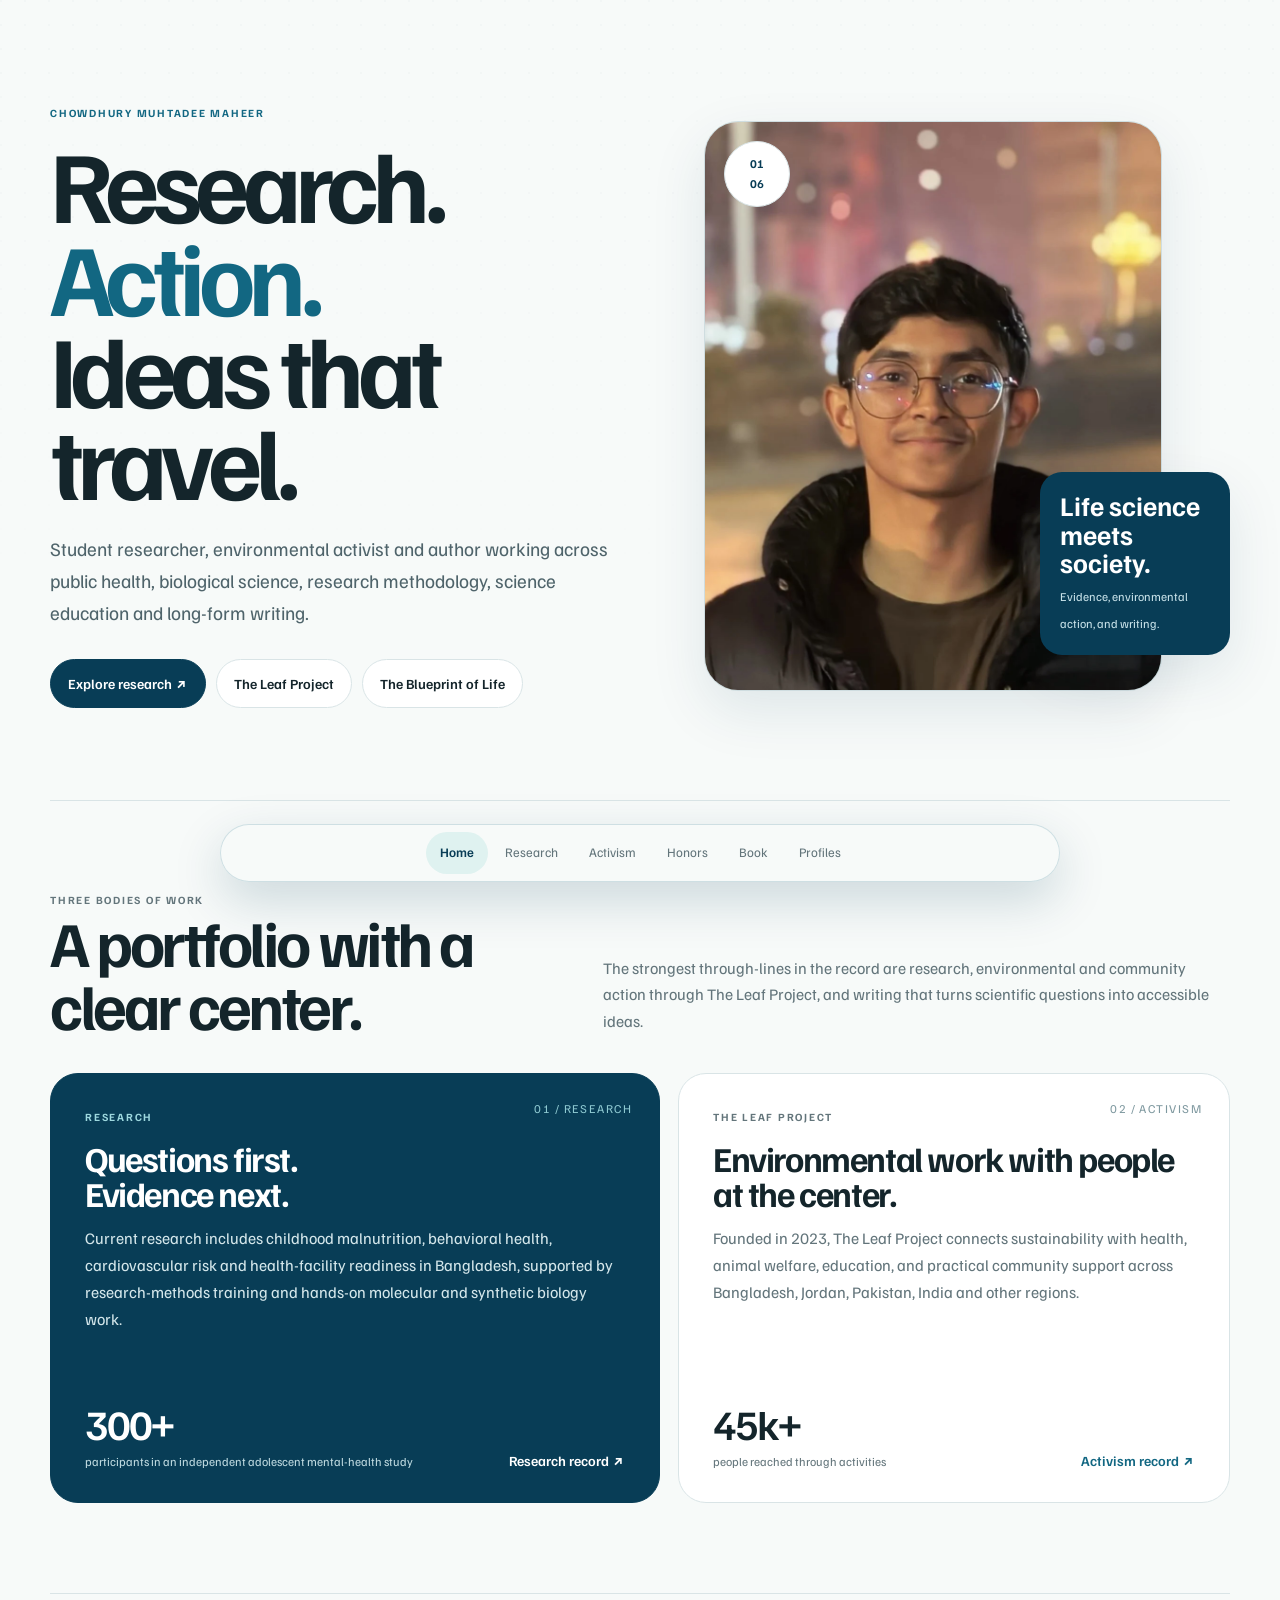
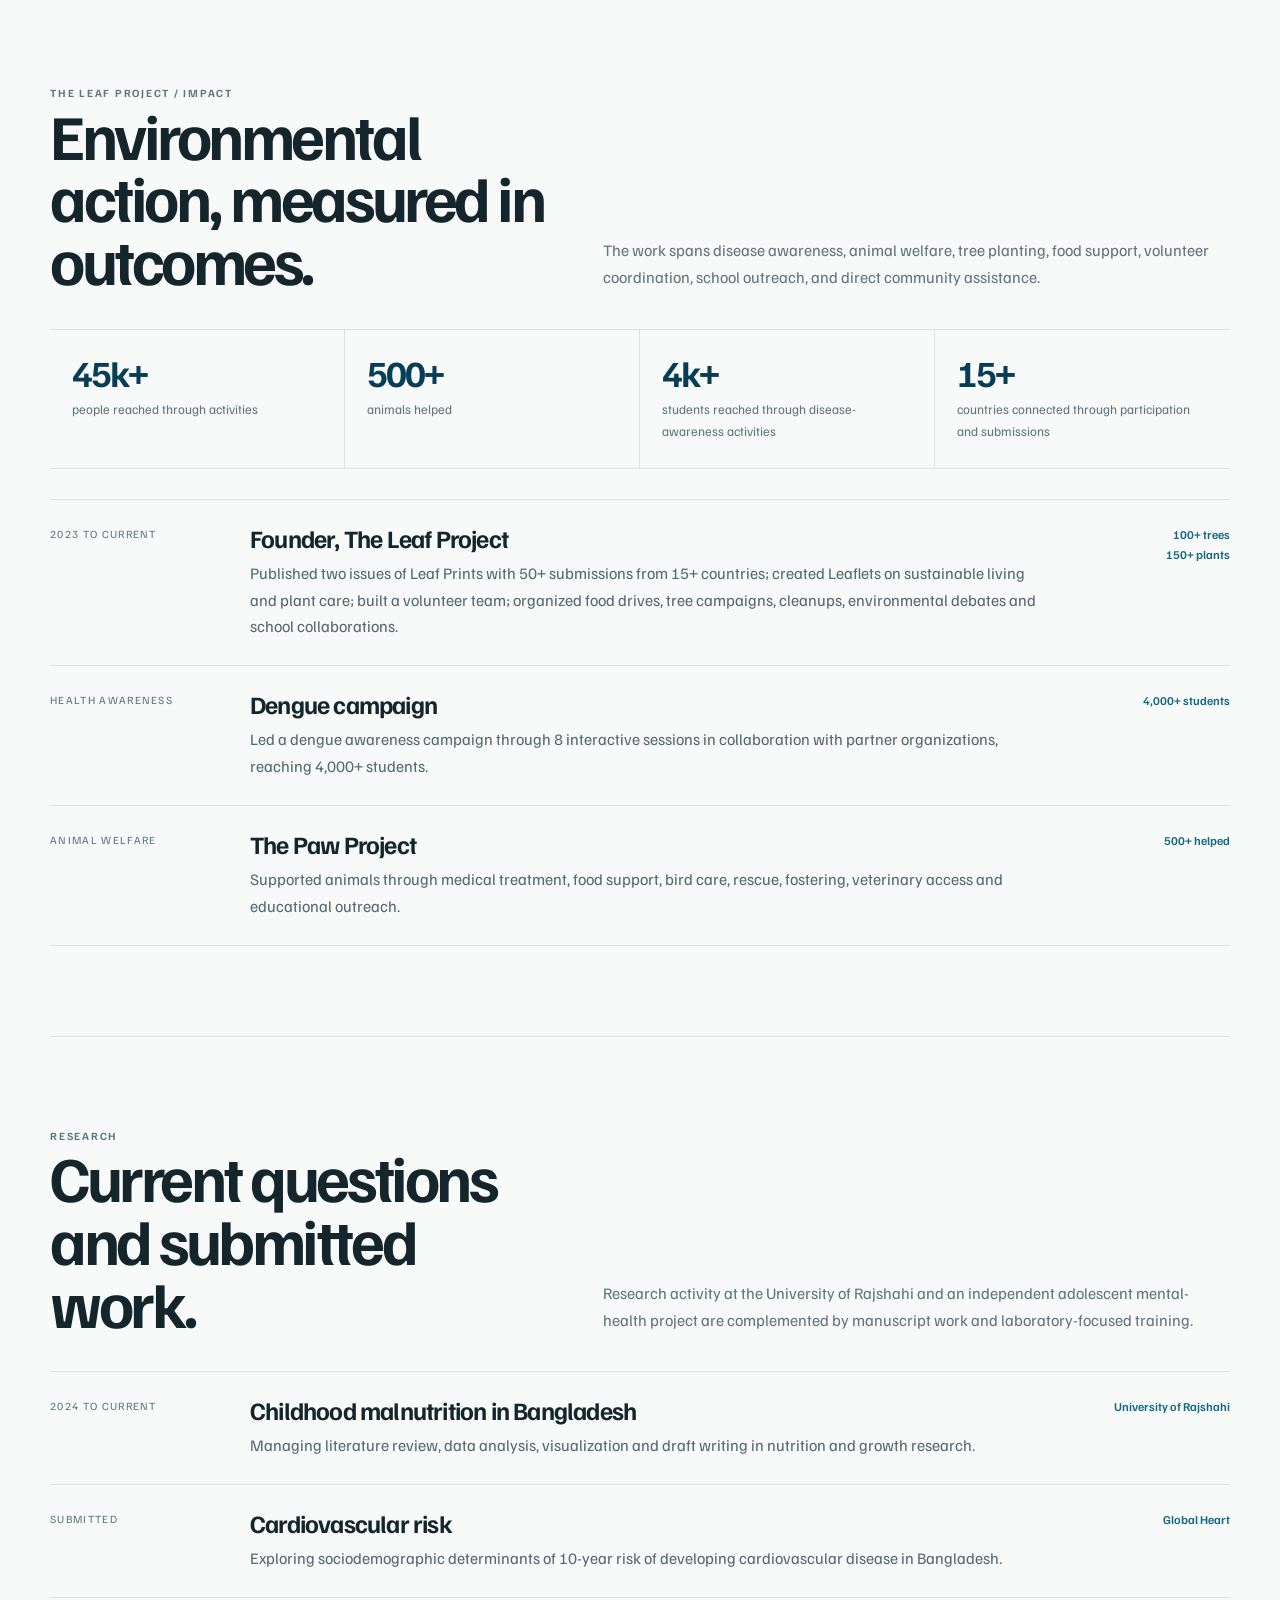
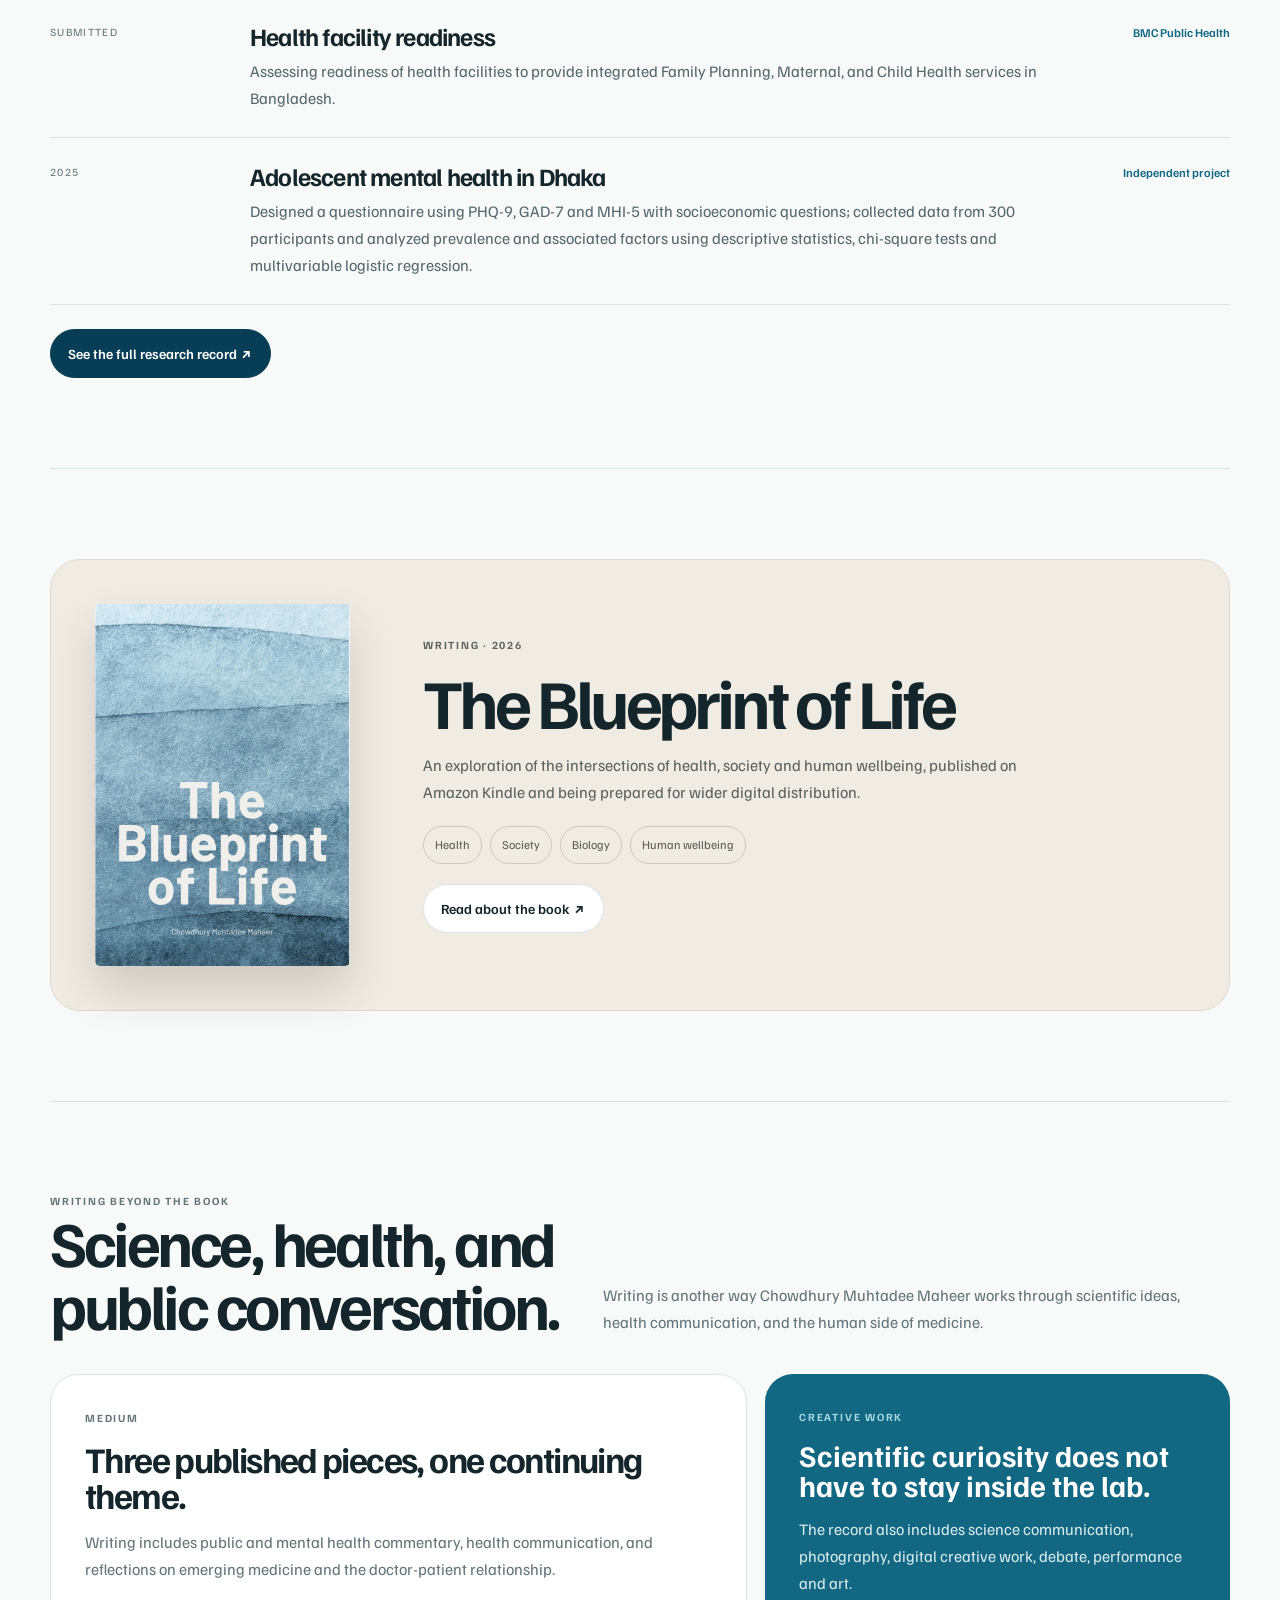
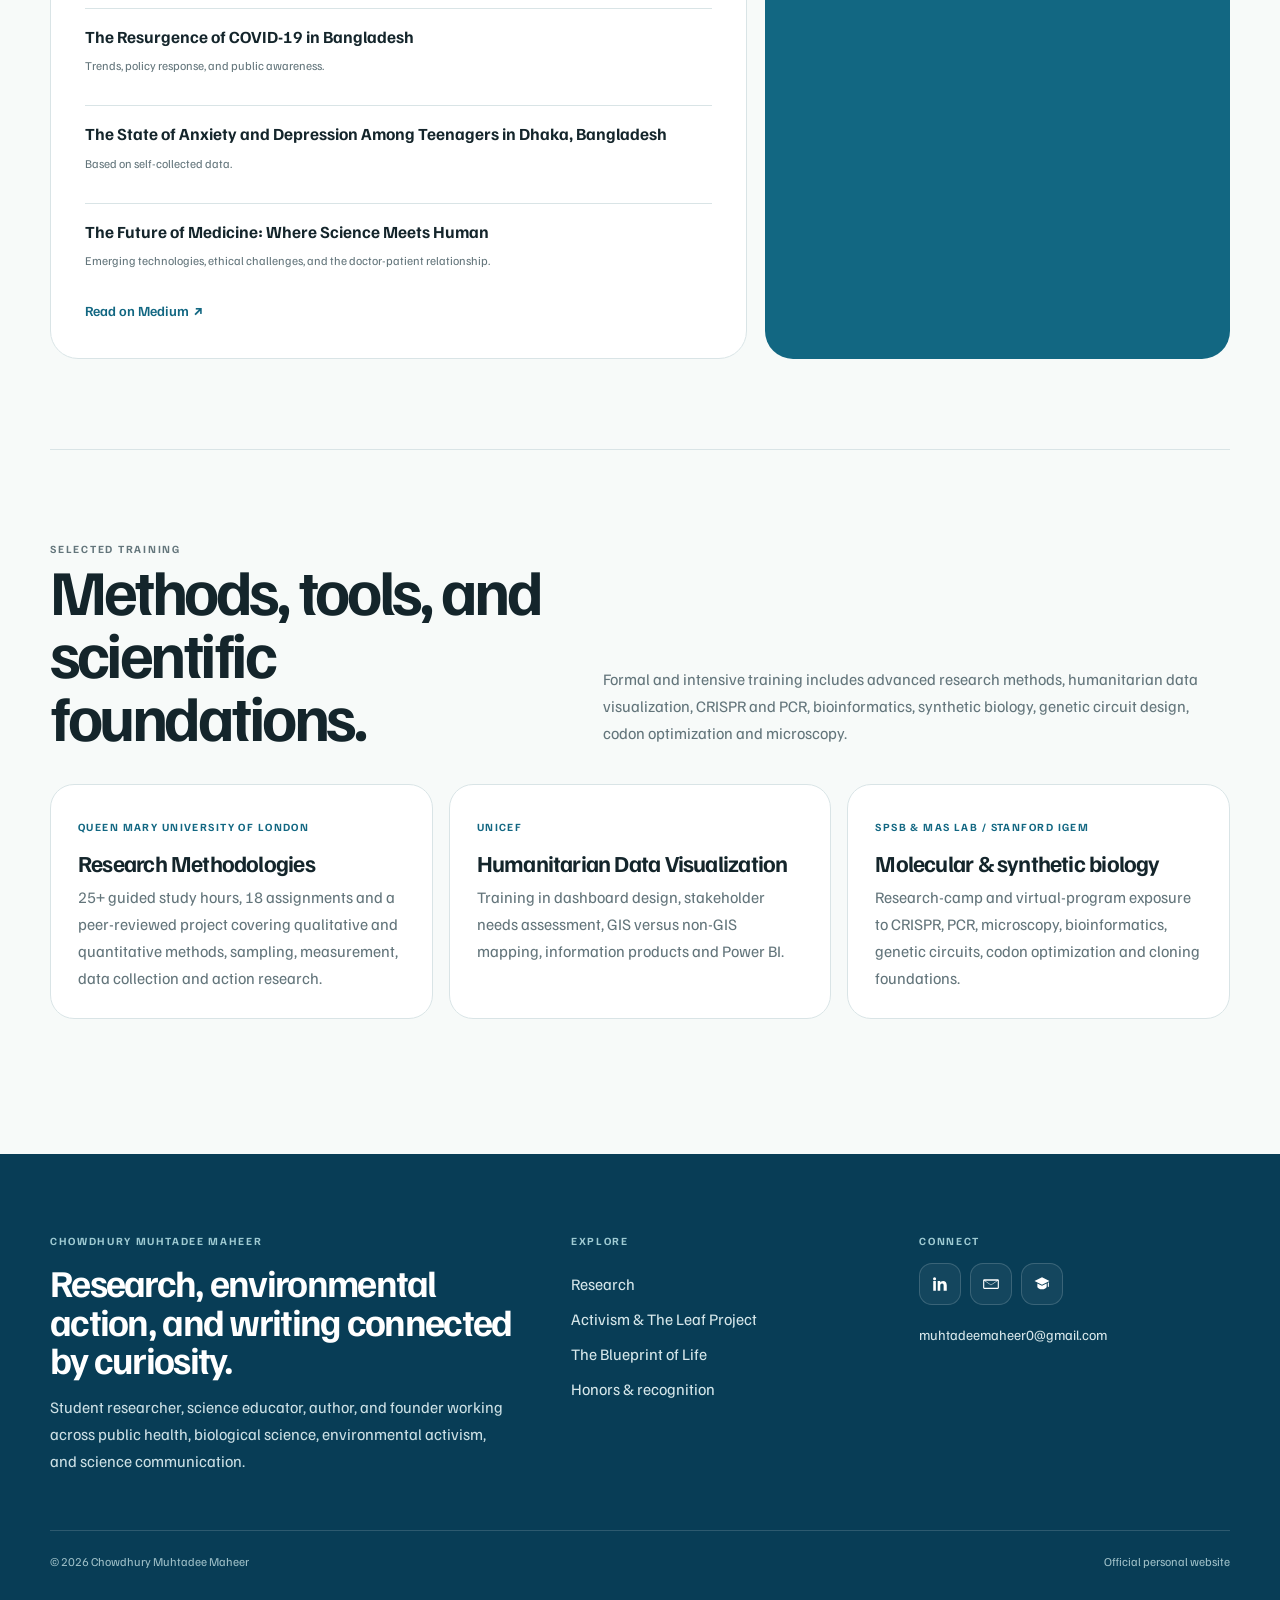
<file: index.html>
<!doctype html><html lang="en"><head><meta charset="utf-8"><meta name="viewport" content="width=device-width, initial-scale=1">
<title>Chowdhury Muhtadee Maheer | Student Researcher, Author &amp; Science Educator</title>
<meta name="description" content="Official website of Chowdhury Muhtadee Maheer, a Bangladeshi student researcher, science educator, author and youth initiative founder working across public health, life science, research methodology, science communication and environmental action.">
<meta name="author" content="Chowdhury Muhtadee Maheer">
<meta name="robots" content="index, follow, max-image-preview:large">
<link rel="canonical" href="https://chowdhurymuhtadeemaheer.github.io/">
<link rel="icon" type="image/png" href="assets/favicon.png">
<link rel="apple-touch-icon" href="assets/favicon.png">
<link rel="preconnect" href="https://fonts.googleapis.com">
<link rel="preconnect" href="https://fonts.gstatic.com" crossorigin>
<link href="https://fonts.googleapis.com/css2?family=Familjen+Grotesk:wght@400;500;600;700&amp;display=swap" rel="stylesheet">
<meta name="theme-color" content="#083d56">
<meta property="og:type" content="website">
<meta property="og:site_name" content="Chowdhury Muhtadee Maheer">
<meta property="og:title" content="Chowdhury Muhtadee Maheer | Student Researcher, Author &amp; Science Educator">
<meta property="og:description" content="Official website of Chowdhury Muhtadee Maheer, a Bangladeshi student researcher, science educator, author and youth initiative founder working across public health, life science, research methodology, science communication and environmental action.">
<meta property="og:url" content="https://chowdhurymuhtadeemaheer.github.io/">
<meta property="og:image" content="https://chowdhurymuhtadeemaheer.github.io/assets/portrait.webp">
<meta property="og:image:alt" content="Portrait of Chowdhury Muhtadee Maheer">
<meta name="twitter:card" content="summary_large_image">
<meta name="twitter:title" content="Chowdhury Muhtadee Maheer | Student Researcher, Author &amp; Science Educator">
<meta name="twitter:description" content="Official website of Chowdhury Muhtadee Maheer, a Bangladeshi student researcher, science educator, author and youth initiative founder working across public health, life science, research methodology, science communication and environmental action.">
<meta name="twitter:image" content="https://chowdhurymuhtadeemaheer.github.io/assets/portrait.webp">
<link rel="stylesheet" href="styles.css">
<script type="application/ld+json">
{
  "@context": "https://schema.org",
  "@graph": [
    {
      "@type": "WebSite",
      "@id": "https://chowdhurymuhtadeemaheer.github.io/#website",
      "url": "https://chowdhurymuhtadeemaheer.github.io/",
      "name": "Chowdhury Muhtadee Maheer",
      "description": "Official website of Chowdhury Muhtadee Maheer, a student researcher, science educator, author and youth initiative founder from Bangladesh working across public health, life science, research methodology, science communication and environmental action.",
      "inLanguage": "en",
      "publisher": {
        "@id": "https://chowdhurymuhtadeemaheer.github.io/#person"
      }
    },
    {
      "@type": "Person",
      "@id": "https://chowdhurymuhtadeemaheer.github.io/#person",
      "name": "Chowdhury Muhtadee Maheer",
      "givenName": "Chowdhury Muhtadee",
      "familyName": "Maheer",
      "url": "https://chowdhurymuhtadeemaheer.github.io/profiles.html",
      "image": [
        "https://chowdhurymuhtadeemaheer.github.io/assets/portrait.webp"
      ],
      "description": "Student researcher, science educator, author and youth initiative founder from Bangladesh, working across life science, public health, research methodology, science communication and environmental action.",
      "birthDate": "2007-08-04",
      "birthPlace": {
        "@type": "Place",
        "name": "Dhaka, Bangladesh"
      },
      "nationality": {
        "@type": "Country",
        "name": "Bangladesh"
      },
      "jobTitle": [
        "Student Researcher",
        "Science Educator",
        "Author",
        "Research Assistant",
        "Academic Director",
        "Vice President",
        "Co-Founder and Mentor",
        "Founder and Director",
        "Client and Corporate Relations Executive",
        "President",
        "Office Director",
        "Executive Secretary",
        "Writer"
      ],
      "email": "mailto:muhtadeemaheer0@gmail.com",
      "identifier": [
        {
          "@type": "PropertyValue",
          "propertyID": "ORCID",
          "value": "0009-0004-6158-2611"
        },
        {
          "@type": "PropertyValue",
          "propertyID": "Web of Science",
          "value": "PCT-4492-2025"
        }
      ],
      "knowsAbout": [
        "Biological sciences",
        "Public health",
        "Molecular biology",
        "Genetic engineering",
        "Synthetic biology",
        "Research methodology",
        "Biostatistics",
        "Health data analysis",
        "Neuroscience",
        "Environmental sustainability",
        "Science communication"
      ],
      "award": [
        "Queen's Commonwealth Essay Competition Gold Award",
        "Best Artist Award",
        "Diana Award nomination"
      ],
      "sameAs": [
        "https://www.google.com/search?kgmid=/g/11xymk6t30",
        "https://www.google.com/search?kgmid=/g/11nr8h04ny",
        "https://www.linkedin.com/in/chowdhury-muhtadee-maheer/",
        "https://scholar.google.com/citations?user=SrY3TlcAAAAJ&hl=en",
        "https://orcid.org/0009-0004-6158-2611",
        "https://www.webofscience.com/wos/author/record/PCT-4492-2025",
        "https://www.wikidata.org/wiki/Q136108937",
        "https://x.com/MuhtadeeMaheer",
        "https://www.threads.com/@muhtadee_maheer",
        "https://www.instagram.com/muhtadee_maheer/",
        "https://www.facebook.com/muhtadee.maheer",
        "https://medium.com/@muhtadeemaheer0",
        "https://independent.academia.edu/ChowdhuryMuhtadeeMaheer",
        "https://www.behance.net/muhtadeemaheer",
        "https://bsky.app/profile/muhtadeemaheer.bsky.social",
        "https://www.amazon.com/author/chowdhurymuhtadeemaheer"
      ],
      "founder": {
        "@id": "https://chowdhurymuhtadeemaheer.github.io/#the-leaf-project"
      },
      "affiliation": [
        {
          "@type": "Organization",
          "name": "University of Rajshahi"
        },
        {
          "@type": "Organization",
          "name": "Child Health Research Foundation"
        },
        {
          "@type": "Organization",
          "name": "Bangladesh Brain Bee"
        },
        {
          "@type": "Organization",
          "name": "Teen Neuroscience Alliance"
        },
        {
          "@type": "Organization",
          "name": "Iatros Research"
        },
        {
          "@type": "Organization",
          "name": "The Leaf Project"
        },
        {
          "@type": "Organization",
          "name": "Lets Talk Mental Health"
        },
        {
          "@type": "Organization",
          "name": "Queen's Commonwealth Essay Competition"
        },
        {
          "@type": "Organization",
          "name": "Milestone School and College"
        },
        {
          "@type": "Organization",
          "name": "Navy Anchorage School and College Dhaka Debate Club"
        },
        {
          "@type": "Organization",
          "name": "Navy Anchorage School and College Dhaka Science Club"
        },
        {
          "@type": "Organization",
          "name": "Navy Anchorage School and College Dhaka Captains Planet"
        },
        {
          "@type": "Organization",
          "name": "Medium"
        }
      ],
      "alumniOf": [
        {
          "@type": "EducationalOrganization",
          "name": "Navy Anchorage School and College, Dhaka"
        },
        {
          "@type": "EducationalOrganization",
          "name": "Milestone School and College"
        },
        {
          "@type": "Organization",
          "name": "National Earth Olympiad"
        },
        {
          "@type": "Organization",
          "name": "Stanford iGEM"
        },
        {
          "@type": "Organization",
          "name": "ASI School of Life"
        },
        {
          "@type": "Organization",
          "name": "MASLAB"
        }
      ]
    },
    {
      "@type": "Book",
      "@id": "https://chowdhurymuhtadeemaheer.github.io/#book",
      "name": "The Blueprint of Life",
      "url": "https://openlibrary.org/works/OL45374644W/The_Blueprint_of_Life",
      "author": {
        "@id": "https://chowdhurymuhtadeemaheer.github.io/#person"
      },
      "datePublished": "2026-04-16",
      "inLanguage": "en",
      "genre": [
        "Science",
        "Public Health",
        "Non-fiction",
        "Life Science",
        "Biology"
      ],
      "publisher": {
        "@type": "Organization",
        "name": "Independent / Amazon KDP"
      },
      "isbn": "9798257390845",
      "asin": "B0GXGKR339"
    },
    {
      "@type": "Organization",
      "@id": "https://chowdhurymuhtadeemaheer.github.io/#the-leaf-project",
      "name": "The Leaf Project",
      "foundingDate": "2023",
      "areaServed": [
        "Bangladesh",
        "Global"
      ],
      "nonprofitStatus": "Non-profit",
      "founder": {
        "@id": "https://chowdhurymuhtadeemaheer.github.io/#person"
      }
    },
    {
      "@type": "WebPage",
      "@id": "https://chowdhurymuhtadeemaheer.github.io/#page",
      "url": "https://chowdhurymuhtadeemaheer.github.io/",
      "name": "Chowdhury Muhtadee Maheer | Student Researcher, Science Educator & Author",
      "description": "Official website of Chowdhury Muhtadee Maheer, a student researcher, environmental activist and author working across public health, life science, research, science education, research methodology, science communication and writing.",
      "isPartOf": {
        "@id": "https://chowdhurymuhtadeemaheer.github.io/#website"
      },
      "about": {
        "@id": "https://chowdhurymuhtadeemaheer.github.io/#person"
      },
      "mainEntity": {
        "@id": "https://chowdhurymuhtadeemaheer.github.io/#person"
      },
      "primaryImageOfPage": {
        "@type": "ImageObject",
        "url": "https://chowdhurymuhtadeemaheer.github.io/assets/portrait.webp"
      },
      "inLanguage": "en"
    }
  ]
}
</script></head><body><a class="skip-link" href="#main">Skip to content</a><header class="site-header"><div class="nav-wrap"><nav class="site-nav" aria-label="Primary navigation"><a href="index.html" class="active" aria-current="page">Home</a><a href="research.html">Research</a><a href="initiatives.html">Activism</a><a href="honors.html">Honors</a><a href="book.html">Book</a><a href="profiles.html">Profiles</a></nav></div></header><main id="main"><div class="shell">
<section class="hero">
  <div>
    <p class="kicker">Chowdhury Muhtadee Maheer</p>
    <h1>Research.<br><span class="accent">Action.</span><br>Ideas that travel.</h1>
    <p class="lead">Student researcher, environmental activist and author working across public health, biological science, research methodology, science education and long-form writing.</p>
    <div class="actions"><a class="button primary" href="research.html">Explore research ↗</a><a class="button" href="initiatives.html">The Leaf Project</a><a class="button" href="book.html">The Blueprint of Life</a></div>
  </div>
  <div class="hero-media reveal"><div class="portrait-frame"><img src="assets/portrait.webp" alt="Portrait of Chowdhury Muhtadee Maheer"></div><div class="hero-index">01<br>06</div><div class="hero-note"><b>Life science<br>meets society.</b><span>Evidence, environmental action, and writing.</span></div></div>
</section>

<section class="section"><div class="section-head"><div><p class="eyebrow">Three bodies of work</p><h2>A portfolio with a clear center.</h2></div><p>The strongest through-lines in the record are research, environmental and community action through The Leaf Project, and writing that turns scientific questions into accessible ideas.</p></div>
<div class="feature-grid">
  <article class="feature large reveal"><span class="feature-mark">01 / RESEARCH</span><p class="eyebrow">Research</p><h3>Questions first.<br>Evidence next.</h3><p>Current research includes childhood malnutrition, behavioral health, cardiovascular risk and health-facility readiness in Bangladesh, supported by research-methods training and hands-on molecular and synthetic biology work.</p><div class="feature-foot"><div><div class="feature-stat">300+</div><div class="feature-label">participants in an independent adolescent mental-health study</div></div><a class="feature-link" href="research.html">Research record ↗</a></div></article>
  <article class="feature reveal delay-1"><span class="feature-mark">02 / ACTIVISM</span><p class="eyebrow">The Leaf Project</p><h3>Environmental work with people at the center.</h3><p>Founded in 2023, The Leaf Project connects sustainability with health, animal welfare, education, and practical community support across Bangladesh, Jordan, Pakistan, India and other regions.</p><div class="feature-foot"><div><div class="feature-stat">45k+</div><div class="feature-label">people reached through activities</div></div><a class="feature-link" href="initiatives.html">Activism record ↗</a></div></article>
</div></section>

<section class="section"><div class="section-head"><div><p class="eyebrow">The Leaf Project / Impact</p><h2>Environmental action, measured in outcomes.</h2></div><p>The work spans disease awareness, animal welfare, tree planting, food support, volunteer coordination, school outreach, and direct community assistance.</p></div>
<div class="stats"><div class="stat reveal"><b>45k+</b><span>people reached through activities</span></div><div class="stat reveal delay-1"><b>500+</b><span>animals helped</span></div><div class="stat reveal delay-2"><b>4k+</b><span>students reached through disease-awareness activities</span></div><div class="stat reveal delay-3"><b>15+</b><span>countries connected through participation and submissions</span></div></div>
<div class="editorial-list" style="margin-top:30px"><article class="editorial-item reveal"><div class="meta">2023 to current</div><div><h3>Founder, The Leaf Project</h3><p>Published two issues of Leaf Prints with 50+ submissions from 15+ countries; created Leaflets on sustainable living and plant care; built a volunteer team; organized food drives, tree campaigns, cleanups, environmental debates and school collaborations.</p></div><div class="side-note">100+ trees<br>150+ plants</div></article><article class="editorial-item reveal"><div class="meta">Health awareness</div><div><h3>Dengue campaign</h3><p>Led a dengue awareness campaign through 8 interactive sessions in collaboration with partner organizations, reaching 4,000+ students.</p></div><div class="side-note">4,000+ students</div></article><article class="editorial-item reveal"><div class="meta">Animal welfare</div><div><h3>The Paw Project</h3><p>Supported animals through medical treatment, food support, bird care, rescue, fostering, veterinary access and educational outreach.</p></div><div class="side-note">500+ helped</div></article></div>
</section>

<section class="section"><div class="section-head"><div><p class="eyebrow">Research</p><h2>Current questions and submitted work.</h2></div><p>Research activity at the University of Rajshahi and an independent adolescent mental-health project are complemented by manuscript work and laboratory-focused training.</p></div>
<div class="editorial-list"><article class="editorial-item reveal"><div class="meta">2024 to current</div><div><h3>Childhood malnutrition in Bangladesh</h3><p>Managing literature review, data analysis, visualization and draft writing in nutrition and growth research.</p></div><div class="side-note">University of Rajshahi</div></article><article class="editorial-item reveal"><div class="meta">Submitted</div><div><h3>Cardiovascular risk</h3><p>Exploring sociodemographic determinants of 10-year risk of developing cardiovascular disease in Bangladesh.</p></div><div class="side-note">Global Heart</div></article><article class="editorial-item reveal"><div class="meta">Submitted</div><div><h3>Health facility readiness</h3><p>Assessing readiness of health facilities to provide integrated Family Planning, Maternal, and Child Health services in Bangladesh.</p></div><div class="side-note">BMC Public Health</div></article><article class="editorial-item reveal"><div class="meta">2025</div><div><h3>Adolescent mental health in Dhaka</h3><p>Designed a questionnaire using PHQ-9, GAD-7 and MHI-5 with socioeconomic questions; collected data from 300 participants and analyzed prevalence and associated factors using descriptive statistics, chi-square tests and multivariable logistic regression.</p></div><div class="side-note">Independent project</div></article></div>
<div class="actions" style="margin-top:24px"><a class="button primary" href="research.html">See the full research record ↗</a></div></section>

<section class="section"><div class="book-feature reveal"><div><img class="book-cover" src="assets/book-front.webp" alt="Front cover of The Blueprint of Life by Chowdhury Muhtadee Maheer"></div><div><p class="eyebrow">Writing · 2026</p><h3>The Blueprint of Life</h3><p>An exploration of the intersections of health, society and human wellbeing, published on Amazon Kindle and being prepared for wider digital distribution.</p><div class="book-meta"><span class="book-chip">Health</span><span class="book-chip">Society</span><span class="book-chip">Biology</span><span class="book-chip">Human wellbeing</span></div><a class="button" href="book.html">Read about the book ↗</a></div></div></section>

<section class="section"><div class="section-head"><div><p class="eyebrow">Writing beyond the book</p><h2>Science, health, and public conversation.</h2></div><p>Writing is another way Chowdhury Muhtadee Maheer works through scientific ideas, health communication, and the human side of medicine.</p></div><div class="writing-grid"><article class="writing-main reveal"><p class="eyebrow">Medium</p><h3>Three published pieces, one continuing theme.</h3><p>Writing includes public and mental health commentary, health communication, and reflections on emerging medicine and the doctor-patient relationship.</p><div class="writing-list"><div class="writing-line"><strong>The Resurgence of COVID-19 in Bangladesh</strong><span>Trends, policy response, and public awareness.</span></div><div class="writing-line"><strong>The State of Anxiety and Depression Among Teenagers in Dhaka, Bangladesh</strong><span>Based on self-collected data.</span></div><div class="writing-line"><strong>The Future of Medicine: Where Science Meets Human</strong><span>Emerging technologies, ethical challenges, and the doctor-patient relationship.</span></div></div><a class="text-link" href="https://medium.com/@muhtadeemaheer0" target="_blank" rel="noopener">Read on Medium ↗</a></article><aside class="writing-side reveal delay-1"><div><p class="eyebrow" style="color:#a7d9df">Creative work</p><h3>Scientific curiosity does not have to stay inside the lab.</h3><p>The record also includes science communication, photography, digital creative work, debate, performance and art.</p></div></aside></div></section>

<section class="section"><div class="section-head"><div><p class="eyebrow">Selected training</p><h2>Methods, tools, and scientific foundations.</h2></div><p>Formal and intensive training includes advanced research methods, humanitarian data visualization, CRISPR and PCR, bioinformatics, synthetic biology, genetic circuit design, codon optimization and microscopy.</p></div><div class="grid-3"><article class="card reveal"><span class="small">Queen Mary University of London</span><h3>Research Methodologies</h3><p>25+ guided study hours, 18 assignments and a peer-reviewed project covering qualitative and quantitative methods, sampling, measurement, data collection and action research.</p></article><article class="card reveal delay-1"><span class="small">UNICEF</span><h3>Humanitarian Data Visualization</h3><p>Training in dashboard design, stakeholder needs assessment, GIS versus non-GIS mapping, information products and Power BI.</p></article><article class="card reveal delay-2"><span class="small">SPSB &amp; MAS Lab / Stanford iGEM</span><h3>Molecular &amp; synthetic biology</h3><p>Research-camp and virtual-program exposure to CRISPR, PCR, microscopy, bioinformatics, genetic circuits, codon optimization and cloning foundations.</p></article></div></section>
</div></main><footer class="site-footer"><div class="shell footer-grid"><div class="footer-intro"><p class="footer-kicker">Chowdhury Muhtadee Maheer</p><h2>Research, environmental action, and writing connected by curiosity.</h2><p>Student researcher, science educator, author, and founder working across public health, biological science, environmental activism, and science communication.</p></div><div><p class="footer-label">Explore</p><a href="research.html">Research</a><a href="initiatives.html">Activism &amp; The Leaf Project</a><a href="book.html">The Blueprint of Life</a><a href="honors.html">Honors &amp; recognition</a></div><div><p class="footer-label">Connect</p><div class="social-row"><a class="icon-link" href="https://www.linkedin.com/in/chowdhury-muhtadee-maheer/" target="_blank" rel="me noopener" aria-label="LinkedIn" title="LinkedIn"><svg viewBox="0 0 24 24" aria-hidden="true"><path d="M6.5 8.1H3V21h3.5V8.1ZM4.75 3a2.05 2.05 0 1 0 0 4.1A2.05 2.05 0 0 0 4.75 3ZM21 13.6c0-3.88-2.07-5.7-4.84-5.7-2.23 0-3.23 1.23-3.79 2.09V8.1H8.87V21h3.5v-6.39c0-1.68.32-3.31 2.4-3.31 2.05 0 2.08 1.93 2.08 3.42V21H21v-7.4Z"/></svg></a><a class="icon-link" href="mailto:muhtadeemaheer0@gmail.com" aria-label="Email" title="Email"><svg viewBox="0 0 24 24" aria-hidden="true"><path d="M3 5.5h18A1.5 1.5 0 0 1 22.5 7v10A1.5 1.5 0 0 1 21 18.5H3A1.5 1.5 0 0 1 1.5 17V7A1.5 1.5 0 0 1 3 5.5Zm0 2.1V17h18V7.6l-9 6.2-9-6.2Zm1.2-.1 7.8 5.35 7.8-5.35H4.2Z"/></svg></a><a class="icon-link" href="https://scholar.google.com/citations?user=SrY3TlcAAAAJ&hl=en" target="_blank" rel="me noopener" aria-label="Google Scholar" title="Google Scholar"><svg viewBox="0 0 24 24" aria-hidden="true"><path d="m12 3 10 5-10 5L2 8l10-5Zm-6.2 8.3v4.2c0 1.8 3.1 3.5 6.2 3.5s6.2-1.7 6.2-3.5v-4.2L12 14.4l-6.2-3.1Zm13.9-.8v4.7l1.5.8V9.75l-1.5.75Z"/></svg></a></div><a class="footer-email" href="mailto:muhtadeemaheer0@gmail.com">muhtadeemaheer0@gmail.com</a></div></div><div class="shell footer-bottom"><span>&copy; 2026 Chowdhury Muhtadee Maheer</span><span>Official personal website</span></div></footer><script src="script.js"></script></body></html>
</file>
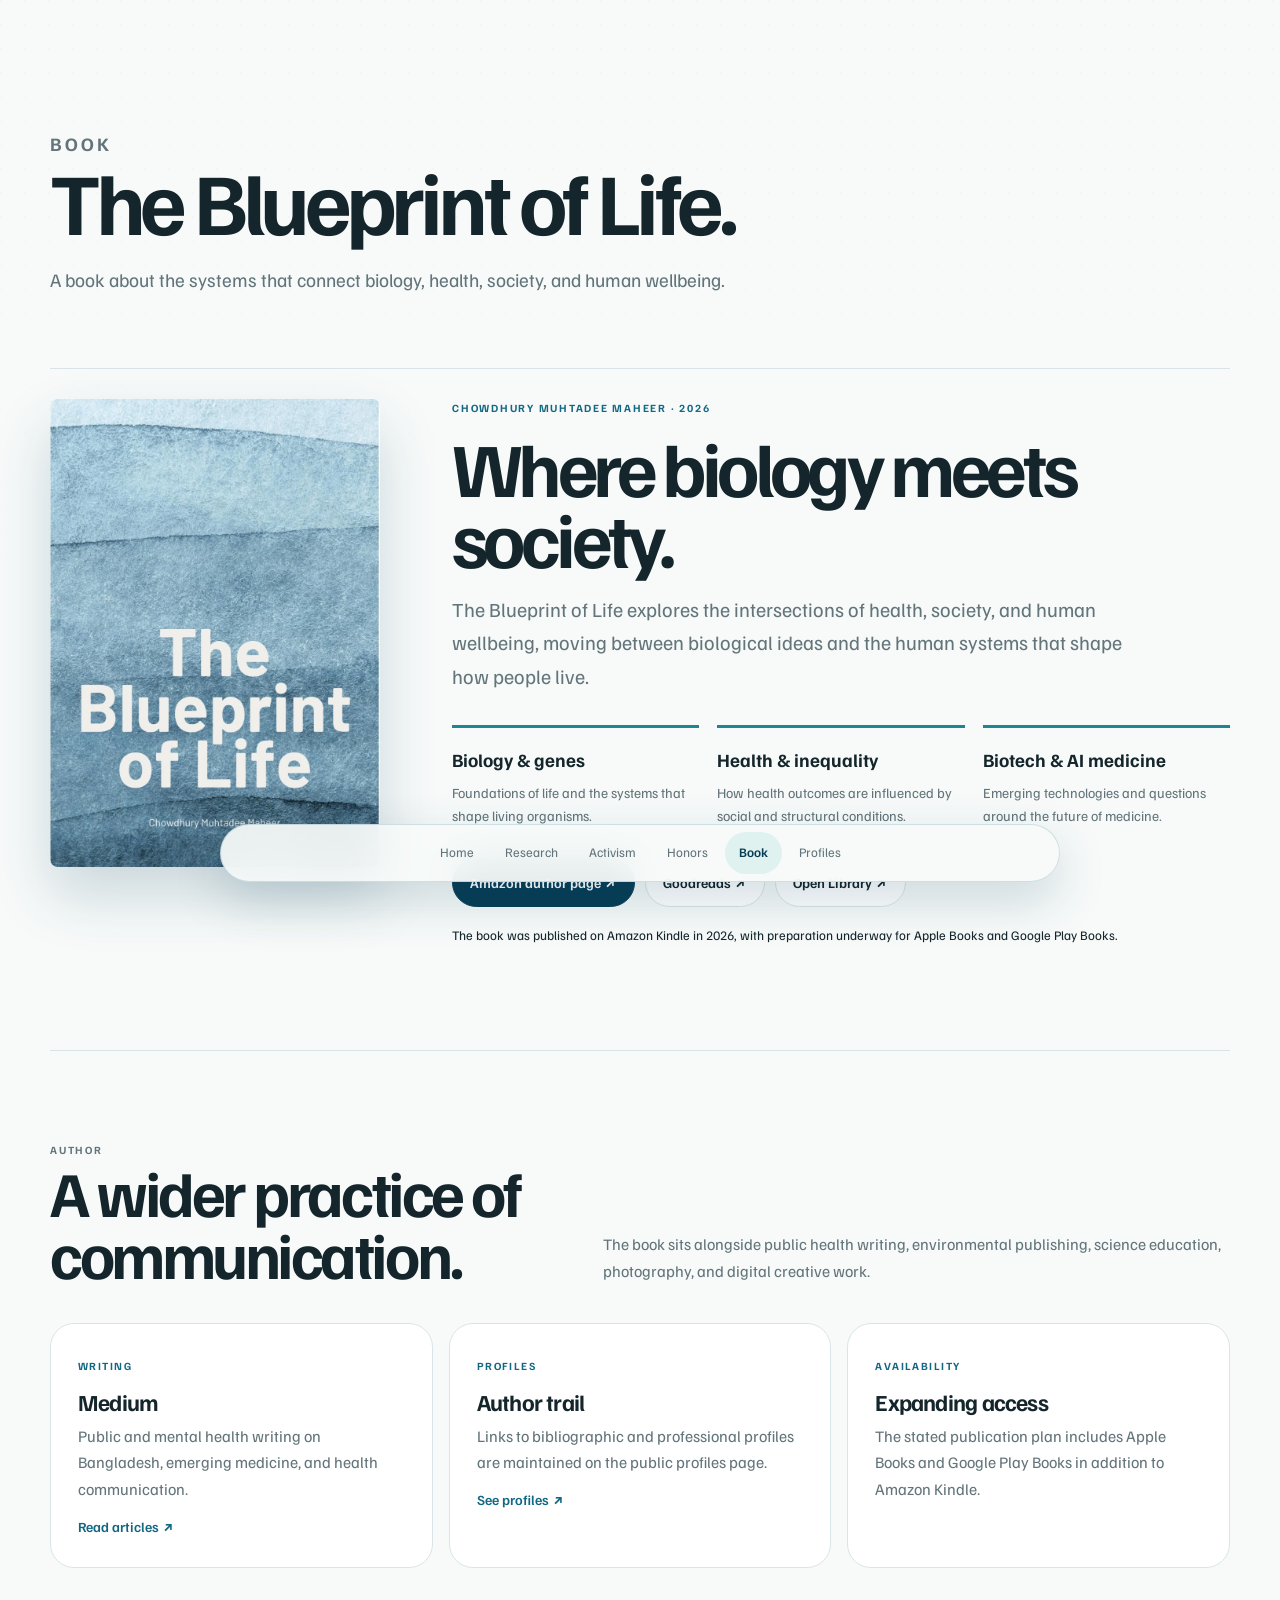
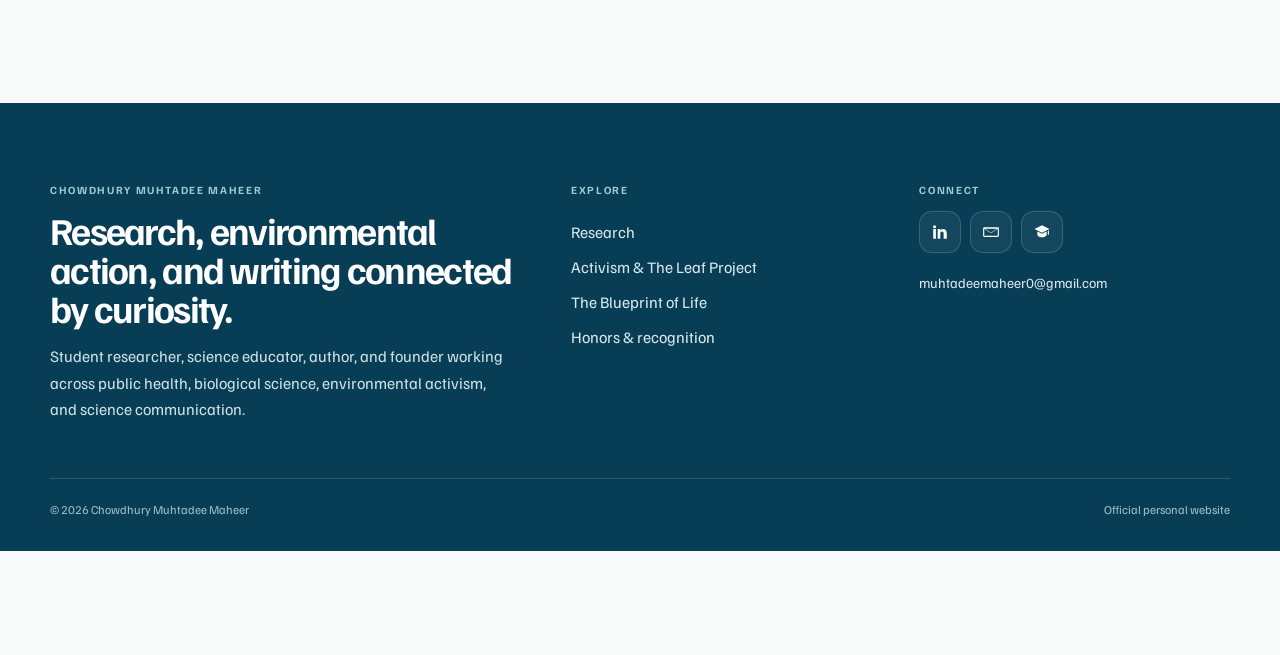
<file: book.html>
<!doctype html><html lang="en"><head><meta charset="utf-8"><meta name="viewport" content="width=device-width, initial-scale=1"><title>The Blueprint of Life | Chowdhury Muhtadee Maheer</title><meta name="description" content="The Blueprint of Life by Chowdhury Muhtadee Maheer, a 2026 book exploring health, society, biology and human wellbeing."><meta name="author" content="Chowdhury Muhtadee Maheer"><meta name="robots" content="index, follow, max-image-preview:large"><link rel="canonical" href="https://chowdhurymuhtadeemaheer.github.io/book.html"><link rel="icon" type="image/png" href="assets/favicon.png"><link rel="apple-touch-icon" href="assets/favicon.png"><link rel="preconnect" href="https://fonts.googleapis.com"><link rel="preconnect" href="https://fonts.gstatic.com" crossorigin><link href="https://fonts.googleapis.com/css2?family=Familjen+Grotesk:wght@400;500;600;700&display=swap" rel="stylesheet"><meta name="theme-color" content="#0c3551"><meta property="og:type" content="website"><meta property="og:site_name" content="Chowdhury Muhtadee Maheer"><meta property="og:title" content="The Blueprint of Life | Chowdhury Muhtadee Maheer"><meta property="og:description" content="The Blueprint of Life by Chowdhury Muhtadee Maheer, a 2026 book exploring health, society, biology and human wellbeing."><meta property="og:url" content="https://chowdhurymuhtadeemaheer.github.io/book.html"><meta property="og:image" content="https://chowdhurymuhtadeemaheer.github.io/assets/book-front.webp"><meta property="og:image:alt" content="Portrait of Chowdhury Muhtadee Maheer"><meta name="twitter:card" content="summary_large_image"><meta name="twitter:title" content="The Blueprint of Life | Chowdhury Muhtadee Maheer"><meta name="twitter:description" content="The Blueprint of Life by Chowdhury Muhtadee Maheer, a 2026 book exploring health, society, biology and human wellbeing."><meta name="twitter:image" content="https://chowdhurymuhtadeemaheer.github.io/assets/book-front.webp"><link rel="stylesheet" href="styles.css"><script type="application/ld+json">{
  "@context": "https://schema.org",
  "@graph": [
    {
      "@type": "WebSite",
      "@id": "https://chowdhurymuhtadeemaheer.github.io/#website",
      "url": "https://chowdhurymuhtadeemaheer.github.io/",
      "name": "Chowdhury Muhtadee Maheer",
      "description": "Official website of Chowdhury Muhtadee Maheer.",
      "publisher": {
        "@id": "https://chowdhurymuhtadeemaheer.github.io/#person"
      }
    },
    {
      "@type": "Person",
      "@id": "https://chowdhurymuhtadeemaheer.github.io/#person",
      "name": "Chowdhury Muhtadee Maheer",
      "url": "https://chowdhurymuhtadeemaheer.github.io/profiles.html",
      "image": [
        "https://chowdhurymuhtadeemaheer.github.io/assets/portrait.webp"
      ],
      "description": "Student researcher, science educator, author and youth initiative founder from Bangladesh, working across life science, public health, research methodology, science communication and environmental action.",
      "jobTitle": [
        "Student Researcher",
        "Science Educator",
        "Author"
      ],
      "email": "mailto:muhtadeemaheer0@gmail.com",
      "identifier": [
        {
          "@type": "PropertyValue",
          "propertyID": "ORCID",
          "value": "0009-0004-6158-2611"
        },
        {
          "@type": "PropertyValue",
          "propertyID": "Web of Science",
          "value": "PCT-4492-2025"
        }
      ],
      "knowsAbout": [
        "Biological sciences",
        "Public health",
        "Molecular biology",
        "Genetic engineering",
        "Synthetic biology",
        "Research methodology",
        "Biostatistics",
        "Health data analysis",
        "Neuroscience",
        "Environmental sustainability",
        "Science communication"
      ],
      "sameAs": [
        "https://www.linkedin.com/in/chowdhury-muhtadee-maheer/",
        "https://scholar.google.com/citations?user=SrY3TlcAAAAJ&hl=en",
        "https://orcid.org/0009-0004-6158-2611",
        "https://www.webofscience.com/wos/author/record/PCT-4492-2025",
        "https://www.wikidata.org/wiki/Q136108937",
        "https://x.com/MuhtadeeMaheer",
        "https://www.threads.com/@muhtadee_maheer",
        "https://www.instagram.com/muhtadee_maheer/",
        "https://www.facebook.com/muhtadee.maheer",
        "https://medium.com/@muhtadeemaheer0",
        "https://independent.academia.edu/ChowdhuryMuhtadeeMaheer",
        "https://www.behance.net/muhtadeemaheer",
        "https://bsky.app/profile/muhtadeemaheer.bsky.social",
        "https://www.amazon.com/author/chowdhurymuhtadeemaheer"
      ],
      "alumniOf": [
        {
          "@type": "EducationalOrganization",
          "name": "Navy Anchorage School and College, Dhaka"
        },
        {
          "@type": "EducationalOrganization",
          "name": "Milestone School and College"
        }
      ],
      "affiliation": {
        "@type": "Organization",
        "name": "University of Rajshahi"
      }
    },
    {
      "@type": "WebPage",
      "@id": "https://chowdhurymuhtadeemaheer.github.io/book.html#page",
      "url": "https://chowdhurymuhtadeemaheer.github.io/book.html",
      "name": "The Blueprint of Life | Chowdhury Muhtadee Maheer",
      "description": "The Blueprint of Life by Chowdhury Muhtadee Maheer, a 2026 book exploring health, society, biology and human wellbeing.",
      "isPartOf": {
        "@id": "https://chowdhurymuhtadeemaheer.github.io/#website"
      },
      "about": {
        "@id": "https://chowdhurymuhtadeemaheer.github.io/#person"
      }
    },
    {
      "@type": "Book",
      "@id": "https://chowdhurymuhtadeemaheer.github.io/book.html#book",
      "name": "The Blueprint of Life",
      "author": {
        "@id": "https://chowdhurymuhtadeemaheer.github.io/#person"
      },
      "url": "https://chowdhurymuhtadeemaheer.github.io/book.html",
      "datePublished": "2026",
      "image": "https://chowdhurymuhtadeemaheer.github.io/assets/book-front.webp",
      "sameAs": [
        "https://www.amazon.com/author/chowdhurymuhtadeemaheer",
        "https://www.goodreads.com/book/show/251109142-the-blueprint-of-life",
        "https://openlibrary.org/works/OL45374644W/The_Blueprint_of_Life?edition=key%3A/books/OL61836754M"
      ],
      "description": "The Blueprint of Life explores the intersections of health, society, and human wellbeing."
    }
  ]
}</script></head><body><a class="skip-link" href="#main">Skip to content</a><header class="site-header"><div class="nav-wrap"><nav class="site-nav" aria-label="Primary navigation"><a href="index.html">Home</a><a href="research.html">Research</a><a href="initiatives.html">Activism</a><a href="honors.html">Honors</a><a href="book.html" class="active" aria-current="page">Book</a><a href="profiles.html">Profiles</a></nav></div></header><main id="main"><div class="shell"><section class="page-hero"><p class="kicker">Book</p><h1>The Blueprint of Life.</h1><p>A book about the systems that connect biology, health, society, and human wellbeing.</p></section><section class="section" style="padding-top:30px"><div class="book-page"><div><img class="book-cover-large reveal" src="assets/book-front.webp" alt="Front cover of The Blueprint of Life by Chowdhury Muhtadee Maheer"></div><div class="book-copy"><p class="eyebrow">Chowdhury Muhtadee Maheer · 2026</p><h2>Where biology meets society.</h2><p class="dek">The Blueprint of Life explores the intersections of health, society, and human wellbeing, moving between biological ideas and the human systems that shape how people live.</p><div class="topic-grid"><div class="topic"><h3>Biology &amp; genes</h3><p>Foundations of life and the systems that shape living organisms.</p></div><div class="topic"><h3>Health &amp; inequality</h3><p>How health outcomes are influenced by social and structural conditions.</p></div><div class="topic"><h3>Biotech &amp; AI medicine</h3><p>Emerging technologies and questions around the future of medicine.</p></div></div><div class="actions" style="margin-top:30px"><a class="button primary" href="https://www.amazon.com/author/chowdhurymuhtadeemaheer" target="_blank" rel="noopener">Amazon author page ↗</a><a class="button" href="https://www.goodreads.com/book/show/251109142-the-blueprint-of-life" target="_blank" rel="noopener">Goodreads ↗</a><a class="button" href="https://openlibrary.org/works/OL45374644W/The_Blueprint_of_Life?edition=key%3A/books/OL61836754M" target="_blank" rel="noopener">Open Library ↗</a></div><p class="muted" style="margin-top:18px;font-size:13px">The book was published on Amazon Kindle in 2026, with preparation underway for Apple Books and Google Play Books.</p></div></div></section><section class="section"><div class="section-head"><div><p class="eyebrow">Author</p><h2>A wider practice of communication.</h2></div><p>The book sits alongside public health writing, environmental publishing, science education, photography, and digital creative work.</p></div><div class="grid-3"><article class="card"><span class="small">Writing</span><h3>Medium</h3><p>Public and mental health writing on Bangladesh, emerging medicine, and health communication.</p><a class="text-link" href="https://medium.com/@muhtadeemaheer0" target="_blank" rel="noopener">Read articles ↗</a></article><article class="card"><span class="small">Profiles</span><h3>Author trail</h3><p>Links to bibliographic and professional profiles are maintained on the public profiles page.</p><a class="text-link" href="profiles.html">See profiles ↗</a></article><article class="card"><span class="small">Availability</span><h3>Expanding access</h3><p>The stated publication plan includes Apple Books and Google Play Books in addition to Amazon Kindle.</p></article></div></section></div></main><footer class="site-footer"><div class="shell footer-grid"><div class="footer-intro"><p class="footer-kicker">Chowdhury Muhtadee Maheer</p><h2>Research, environmental action, and writing connected by curiosity.</h2><p>Student researcher, science educator, author, and founder working across public health, biological science, environmental activism, and science communication.</p></div><div><p class="footer-label">Explore</p><a href="research.html">Research</a><a href="initiatives.html">Activism &amp; The Leaf Project</a><a href="book.html">The Blueprint of Life</a><a href="honors.html">Honors &amp; recognition</a></div><div><p class="footer-label">Connect</p><div class="social-row"><a class="icon-link" href="https://www.linkedin.com/in/chowdhury-muhtadee-maheer/" target="_blank" rel="me noopener" aria-label="LinkedIn" title="LinkedIn"><svg viewBox="0 0 24 24" aria-hidden="true"><path d="M6.5 8.1H3V21h3.5V8.1ZM4.75 3a2.05 2.05 0 1 0 0 4.1A2.05 2.05 0 0 0 4.75 3ZM21 13.6c0-3.88-2.07-5.7-4.84-5.7-2.23 0-3.23 1.23-3.79 2.09V8.1H8.87V21h3.5v-6.39c0-1.68.32-3.31 2.4-3.31 2.05 0 2.08 1.93 2.08 3.42V21H21v-7.4Z"/></svg></a><a class="icon-link" href="mailto:muhtadeemaheer0@gmail.com" aria-label="Email" title="Email"><svg viewBox="0 0 24 24" aria-hidden="true"><path d="M3 5.5h18A1.5 1.5 0 0 1 22.5 7v10A1.5 1.5 0 0 1 21 18.5H3A1.5 1.5 0 0 1 1.5 17V7A1.5 1.5 0 0 1 3 5.5Zm0 2.1V17h18V7.6l-9 6.2-9-6.2Zm1.2-.1 7.8 5.35 7.8-5.35H4.2Z"/></svg></a><a class="icon-link" href="https://scholar.google.com/citations?user=SrY3TlcAAAAJ&hl=en" target="_blank" rel="me noopener" aria-label="Google Scholar" title="Google Scholar"><svg viewBox="0 0 24 24" aria-hidden="true"><path d="m12 3 10 5-10 5L2 8l10-5Zm-6.2 8.3v4.2c0 1.8 3.1 3.5 6.2 3.5s6.2-1.7 6.2-3.5v-4.2L12 14.4l-6.2-3.1Zm13.9-.8v4.7l1.5.8V9.75l-1.5.75Z"/></svg></a></div><a class="footer-email" href="mailto:muhtadeemaheer0@gmail.com">muhtadeemaheer0@gmail.com</a></div></div><div class="shell footer-bottom"><span>&copy; 2026 Chowdhury Muhtadee Maheer</span><span>Official personal website</span></div></footer><script src="script.js"></script></body></html>
</file>
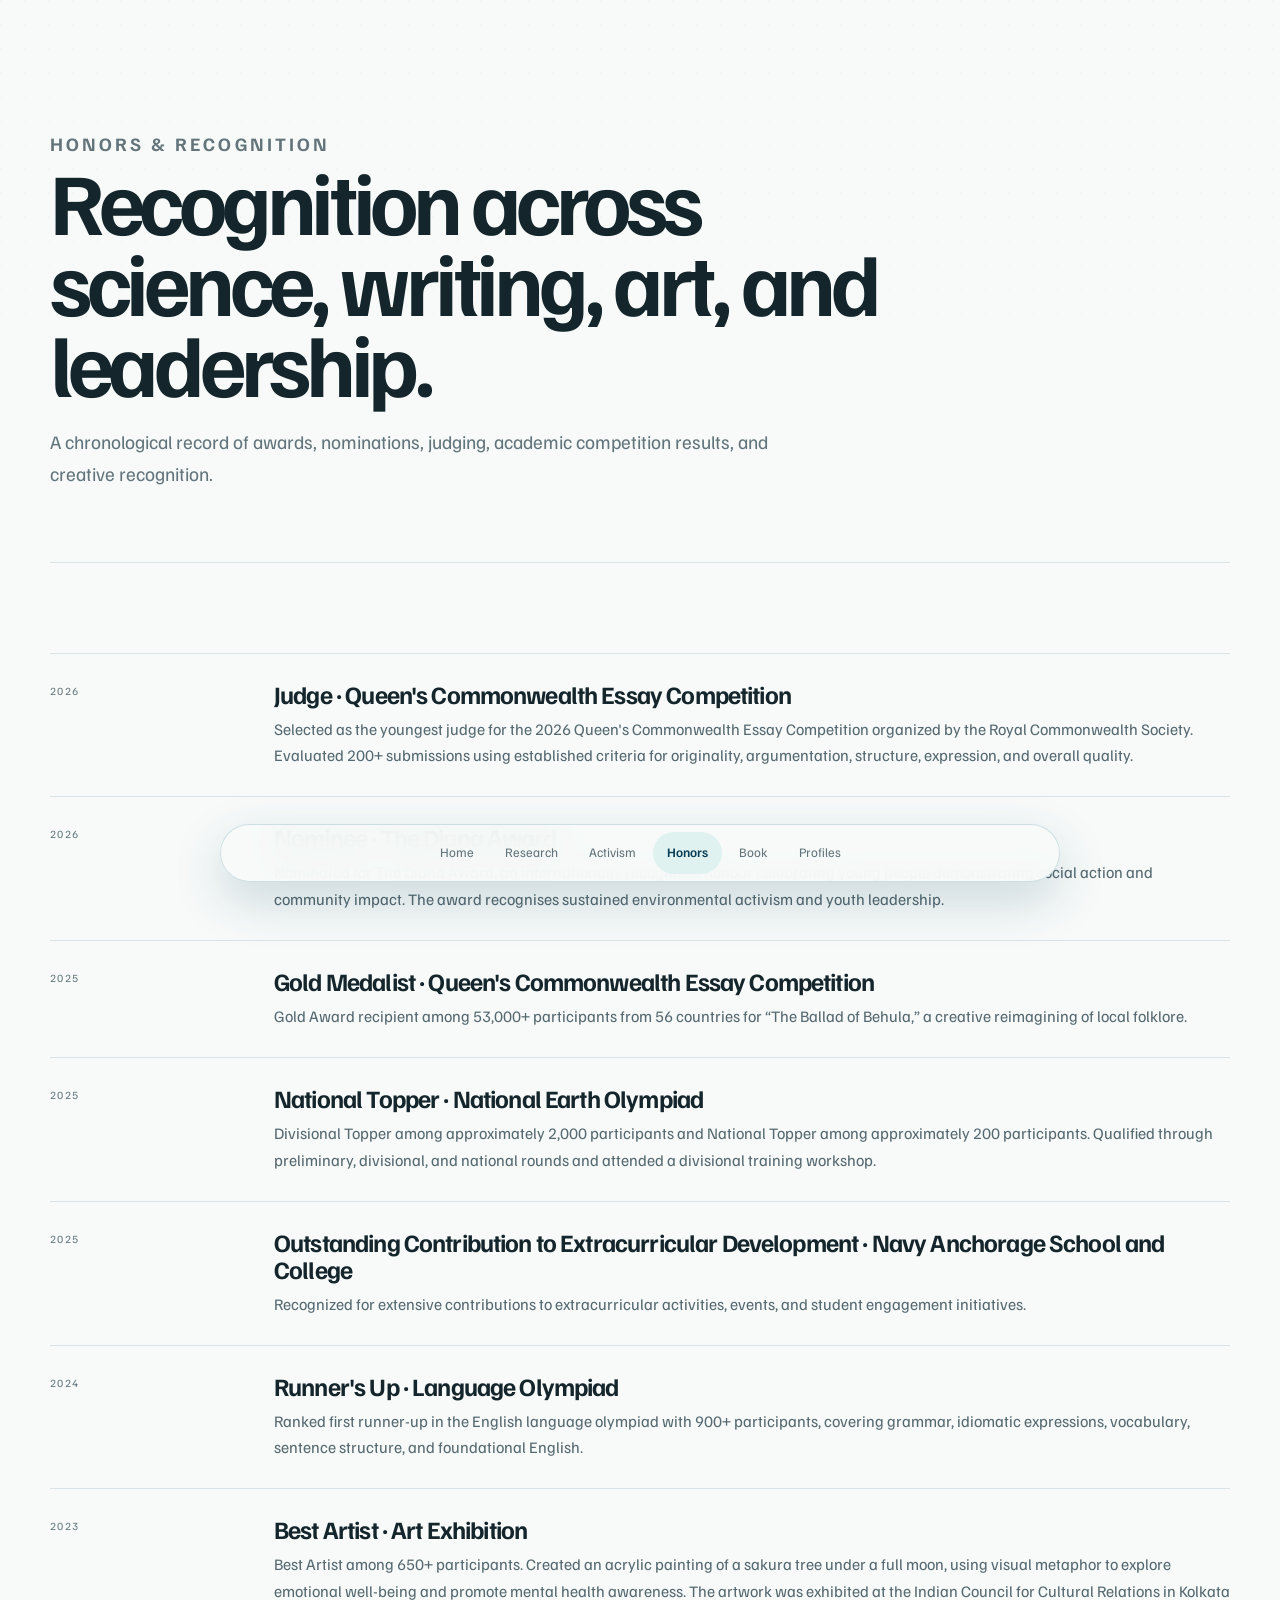
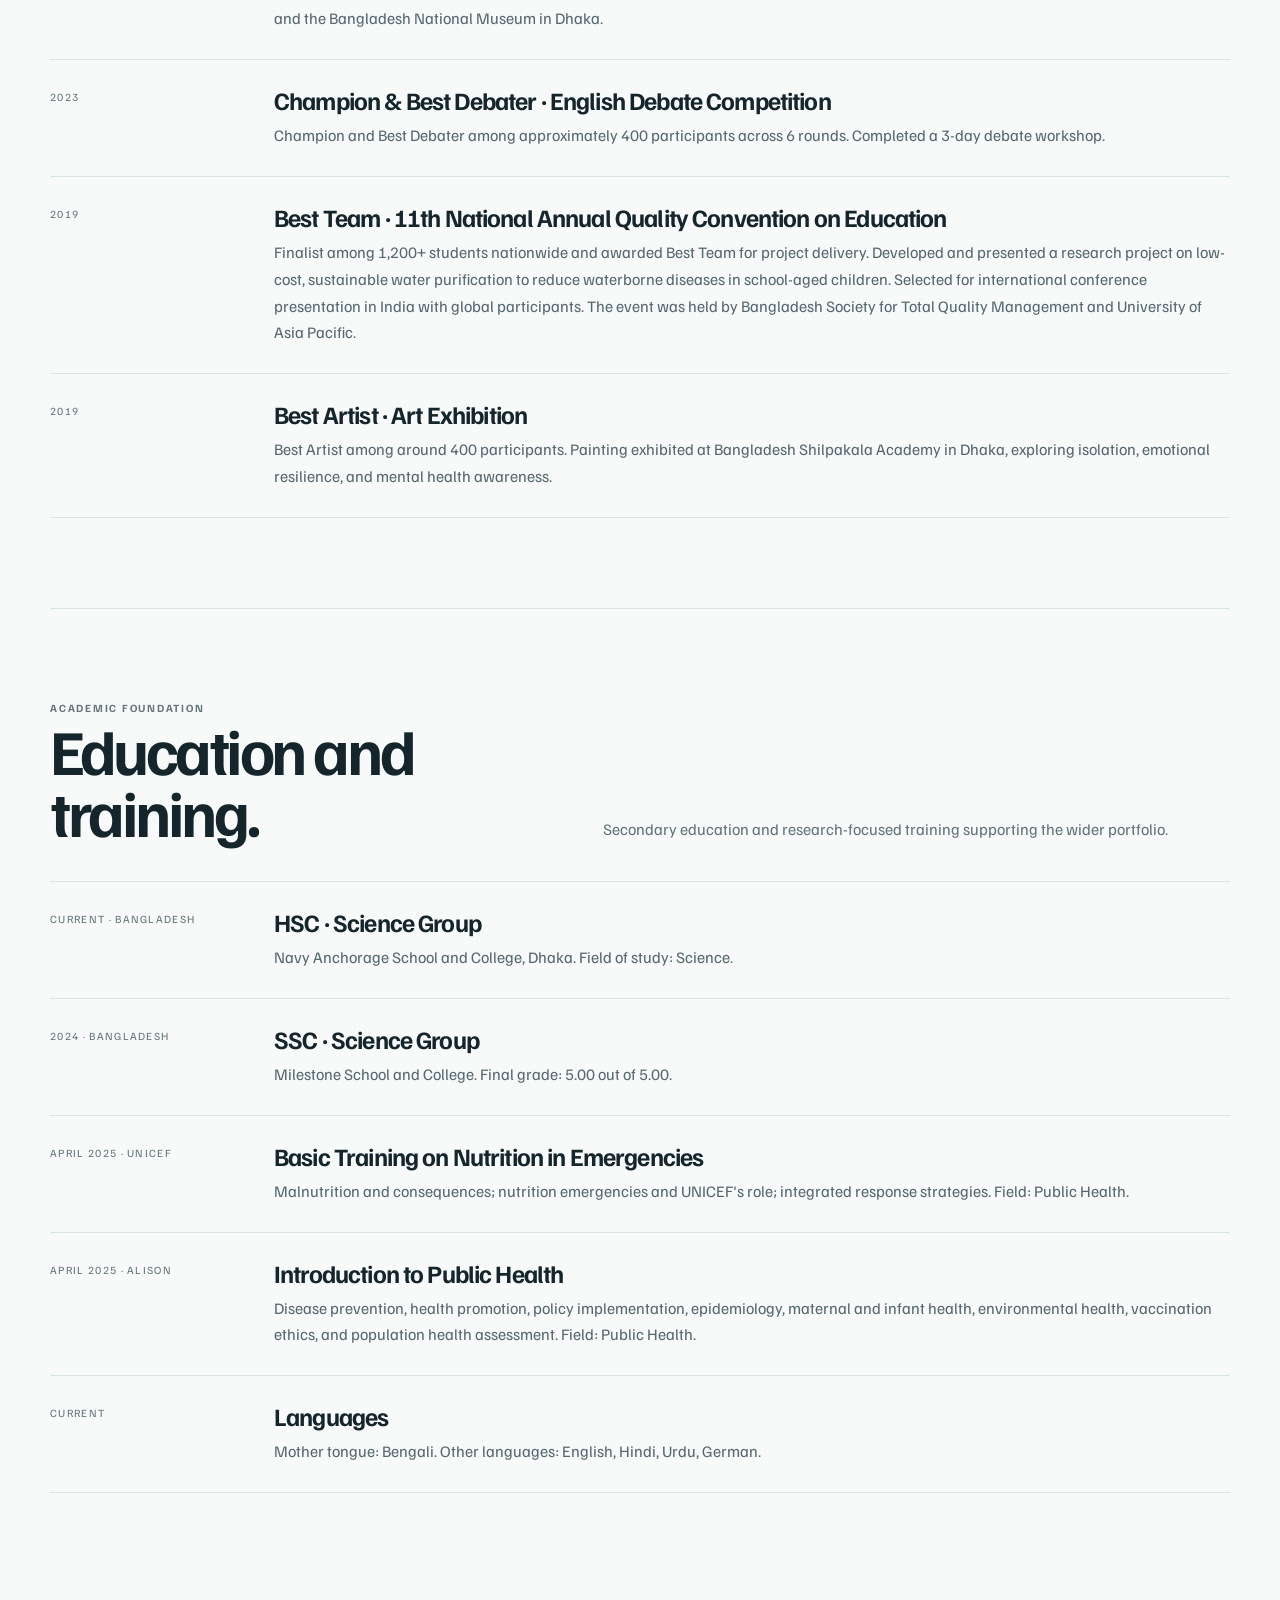
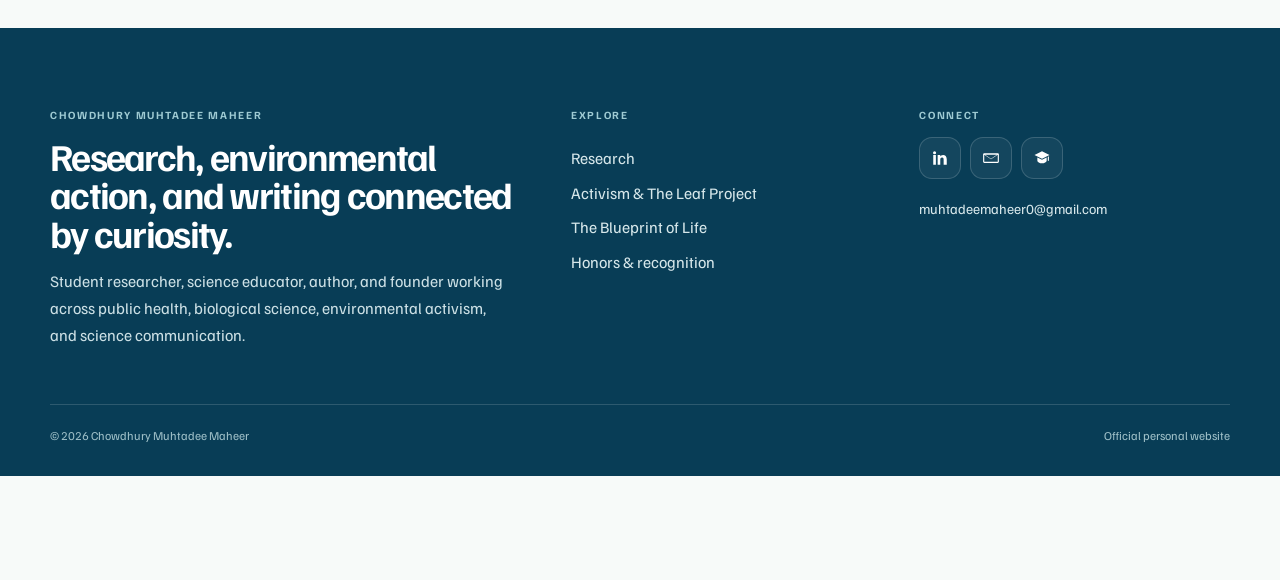
<file: honors.html>
<!doctype html><html lang="en"><head><meta charset="utf-8"><meta name="viewport" content="width=device-width, initial-scale=1"><title>Honors &amp; Recognition | Chowdhury Muhtadee Maheer</title><meta name="description" content="Awards, honours, judging, academic competition results, creative recognition and education of Chowdhury Muhtadee Maheer."><meta name="author" content="Chowdhury Muhtadee Maheer"><meta name="robots" content="index, follow, max-image-preview:large"><link rel="canonical" href="https://chowdhurymuhtadeemaheer.github.io/honors.html"><link rel="icon" type="image/png" href="assets/favicon.png"><link rel="apple-touch-icon" href="assets/favicon.png"><link rel="preconnect" href="https://fonts.googleapis.com"><link rel="preconnect" href="https://fonts.gstatic.com" crossorigin><link href="https://fonts.googleapis.com/css2?family=Familjen+Grotesk:wght@400;500;600;700&display=swap" rel="stylesheet"><meta name="theme-color" content="#0c3551"><meta property="og:type" content="website"><meta property="og:site_name" content="Chowdhury Muhtadee Maheer"><meta property="og:title" content="Honors &amp; Recognition | Chowdhury Muhtadee Maheer"><meta property="og:description" content="Awards, honours, judging, academic competition results, creative recognition and education of Chowdhury Muhtadee Maheer."><meta property="og:url" content="https://chowdhurymuhtadeemaheer.github.io/honors.html"><meta property="og:image" content="https://chowdhurymuhtadeemaheer.github.io/assets/portrait.webp"><meta property="og:image:alt" content="Portrait of Chowdhury Muhtadee Maheer"><meta name="twitter:card" content="summary_large_image"><meta name="twitter:title" content="Honors &amp; Recognition | Chowdhury Muhtadee Maheer"><meta name="twitter:description" content="Awards, honours, judging, academic competition results, creative recognition and education of Chowdhury Muhtadee Maheer."><meta name="twitter:image" content="https://chowdhurymuhtadeemaheer.github.io/assets/portrait.webp"><link rel="stylesheet" href="styles.css"><script type="application/ld+json">{
  "@context": "https://schema.org",
  "@graph": [
    {
      "@type": "WebSite",
      "@id": "https://chowdhurymuhtadeemaheer.github.io/#website",
      "url": "https://chowdhurymuhtadeemaheer.github.io/",
      "name": "Chowdhury Muhtadee Maheer",
      "description": "Official website of Chowdhury Muhtadee Maheer.",
      "publisher": {
        "@id": "https://chowdhurymuhtadeemaheer.github.io/#person"
      }
    },
    {
      "@type": "Person",
      "@id": "https://chowdhurymuhtadeemaheer.github.io/#person",
      "name": "Chowdhury Muhtadee Maheer",
      "url": "https://chowdhurymuhtadeemaheer.github.io/profiles.html",
      "image": [
        "https://chowdhurymuhtadeemaheer.github.io/assets/portrait.webp"
      ],
      "description": "Student researcher, science educator, author and youth initiative founder from Bangladesh, working across life science, public health, research methodology, science communication and environmental action.",
      "jobTitle": [
        "Student Researcher",
        "Science Educator",
        "Author"
      ],
      "email": "mailto:muhtadeemaheer0@gmail.com",
      "identifier": [
        {
          "@type": "PropertyValue",
          "propertyID": "ORCID",
          "value": "0009-0004-6158-2611"
        },
        {
          "@type": "PropertyValue",
          "propertyID": "Web of Science",
          "value": "PCT-4492-2025"
        }
      ],
      "knowsAbout": [
        "Biological sciences",
        "Public health",
        "Molecular biology",
        "Genetic engineering",
        "Synthetic biology",
        "Research methodology",
        "Biostatistics",
        "Health data analysis",
        "Neuroscience",
        "Environmental sustainability",
        "Science communication"
      ],
      "sameAs": [
        "https://www.linkedin.com/in/chowdhury-muhtadee-maheer/",
        "https://scholar.google.com/citations?user=SrY3TlcAAAAJ&hl=en",
        "https://orcid.org/0009-0004-6158-2611",
        "https://www.webofscience.com/wos/author/record/PCT-4492-2025",
        "https://www.wikidata.org/wiki/Q136108937",
        "https://x.com/MuhtadeeMaheer",
        "https://www.threads.com/@muhtadee_maheer",
        "https://www.instagram.com/muhtadee_maheer/",
        "https://www.facebook.com/muhtadee.maheer",
        "https://medium.com/@muhtadeemaheer0",
        "https://independent.academia.edu/ChowdhuryMuhtadeeMaheer",
        "https://www.behance.net/muhtadeemaheer",
        "https://bsky.app/profile/muhtadeemaheer.bsky.social",
        "https://www.amazon.com/author/chowdhurymuhtadeemaheer"
      ],
      "alumniOf": [
        {
          "@type": "EducationalOrganization",
          "name": "Navy Anchorage School and College, Dhaka"
        },
        {
          "@type": "EducationalOrganization",
          "name": "Milestone School and College"
        }
      ],
      "affiliation": {
        "@type": "Organization",
        "name": "University of Rajshahi"
      }
    },
    {
      "@type": "CollectionPage",
      "@id": "https://chowdhurymuhtadeemaheer.github.io/honors.html#page",
      "url": "https://chowdhurymuhtadeemaheer.github.io/honors.html",
      "name": "Honors & Recognition | Chowdhury Muhtadee Maheer",
      "description": "Awards, honours, judging, academic competition results, creative recognition and education of Chowdhury Muhtadee Maheer.",
      "isPartOf": {
        "@id": "https://chowdhurymuhtadeemaheer.github.io/#website"
      },
      "about": {
        "@id": "https://chowdhurymuhtadeemaheer.github.io/#person"
      }
    },
    {
      "@type": "ItemList",
      "@id": "https://chowdhurymuhtadeemaheer.github.io/honors.html#awards",
      "name": "Honors and awards",
      "itemListElement": [
        {
          "@type": "ListItem",
          "position": 1,
          "name": "Judge · Queen's Commonwealth Essay Competition"
        },
        {
          "@type": "ListItem",
          "position": 2,
          "name": "Nominee · The Diana Award"
        },
        {
          "@type": "ListItem",
          "position": 3,
          "name": "Gold Medalist · Queen's Commonwealth Essay Competition"
        },
        {
          "@type": "ListItem",
          "position": 4,
          "name": "National Topper · National Earth Olympiad"
        },
        {
          "@type": "ListItem",
          "position": 5,
          "name": "Outstanding Contribution to Extracurricular Development · Navy Anchorage School and College"
        },
        {
          "@type": "ListItem",
          "position": 6,
          "name": "Runner's Up · Language Olympiad"
        },
        {
          "@type": "ListItem",
          "position": 7,
          "name": "Best Artist · Art Exhibition"
        },
        {
          "@type": "ListItem",
          "position": 8,
          "name": "Champion & Best Debater · English Debate Competition"
        },
        {
          "@type": "ListItem",
          "position": 9,
          "name": "Best Team · 11th National Annual Quality Convention on Education"
        },
        {
          "@type": "ListItem",
          "position": 10,
          "name": "Best Artist · Art Exhibition"
        }
      ]
    }
  ]
}</script></head><body><a class="skip-link" href="#main">Skip to content</a><header class="site-header"><div class="nav-wrap"><nav class="site-nav" aria-label="Primary navigation"><a href="index.html">Home</a><a href="research.html">Research</a><a href="initiatives.html">Activism</a><a href="honors.html" class="active" aria-current="page">Honors</a><a href="book.html">Book</a><a href="profiles.html">Profiles</a></nav></div></header><main id="main"><div class="shell"><section class="page-hero"><p class="kicker">Honors &amp; recognition</p><h1>Recognition across science, writing, art, and leadership.</h1><p>A chronological record of awards, nominations, judging, academic competition results, and creative recognition.</p></section><section class="section"><div class="entry-list"><article class="entry"><div class="entry-meta">2026</div><div><h3>Judge · Queen's Commonwealth Essay Competition</h3><p>Selected as the youngest judge for the 2026 Queen's Commonwealth Essay Competition organized by the Royal Commonwealth Society. Evaluated 200+ submissions using established criteria for originality, argumentation, structure, expression, and overall quality.</p></div></article><article class="entry"><div class="entry-meta">2026</div><div><h3>Nominee · The Diana Award</h3><p>Nominated for The Diana Award, an internationally recognised honour celebrating young people demonstrating social action and community impact. The award recognises sustained environmental activism and youth leadership.</p></div></article><article class="entry"><div class="entry-meta">2025</div><div><h3>Gold Medalist · Queen's Commonwealth Essay Competition</h3><p>Gold Award recipient among 53,000+ participants from 56 countries for “The Ballad of Behula,” a creative reimagining of local folklore.</p></div></article><article class="entry"><div class="entry-meta">2025</div><div><h3>National Topper · National Earth Olympiad</h3><p>Divisional Topper among approximately 2,000 participants and National Topper among approximately 200 participants. Qualified through preliminary, divisional, and national rounds and attended a divisional training workshop.</p></div></article><article class="entry"><div class="entry-meta">2025</div><div><h3>Outstanding Contribution to Extracurricular Development · Navy Anchorage School and College</h3><p>Recognized for extensive contributions to extracurricular activities, events, and student engagement initiatives.</p></div></article><article class="entry"><div class="entry-meta">2024</div><div><h3>Runner's Up · Language Olympiad</h3><p>Ranked first runner-up in the English language olympiad with 900+ participants, covering grammar, idiomatic expressions, vocabulary, sentence structure, and foundational English.</p></div></article><article class="entry"><div class="entry-meta">2023</div><div><h3>Best Artist · Art Exhibition</h3><p>Best Artist among 650+ participants. Created an acrylic painting of a sakura tree under a full moon, using visual metaphor to explore emotional well-being and promote mental health awareness. The artwork was exhibited at the Indian Council for Cultural Relations in Kolkata and the Bangladesh National Museum in Dhaka.</p></div></article><article class="entry"><div class="entry-meta">2023</div><div><h3>Champion & Best Debater · English Debate Competition</h3><p>Champion and Best Debater among approximately 400 participants across 6 rounds. Completed a 3-day debate workshop.</p></div></article><article class="entry"><div class="entry-meta">2019</div><div><h3>Best Team · 11th National Annual Quality Convention on Education</h3><p>Finalist among 1,200+ students nationwide and awarded Best Team for project delivery. Developed and presented a research project on low-cost, sustainable water purification to reduce waterborne diseases in school-aged children. Selected for international conference presentation in India with global participants. The event was held by Bangladesh Society for Total Quality Management and University of Asia Pacific.</p></div></article><article class="entry"><div class="entry-meta">2019</div><div><h3>Best Artist · Art Exhibition</h3><p>Best Artist among around 400 participants. Painting exhibited at Bangladesh Shilpakala Academy in Dhaka, exploring isolation, emotional resilience, and mental health awareness.</p></div></article></div></section><section class="section"><div class="section-head"><div><p class="eyebrow">Academic foundation</p><h2>Education and training.</h2></div><p>Secondary education and research-focused training supporting the wider portfolio.</p></div><div class="entry-list"><article class="entry"><div class="entry-meta">Current · Bangladesh</div><div><h3>HSC · Science Group</h3><p>Navy Anchorage School and College, Dhaka. Field of study: Science.</p></div></article><article class="entry"><div class="entry-meta">2024 · Bangladesh</div><div><h3>SSC · Science Group</h3><p>Milestone School and College. Final grade: 5.00 out of 5.00.</p></div></article><article class="entry"><div class="entry-meta">April 2025 · UNICEF</div><div><h3>Basic Training on Nutrition in Emergencies</h3><p>Malnutrition and consequences; nutrition emergencies and UNICEF's role; integrated response strategies. Field: Public Health.</p></div></article><article class="entry"><div class="entry-meta">April 2025 · Alison</div><div><h3>Introduction to Public Health</h3><p>Disease prevention, health promotion, policy implementation, epidemiology, maternal and infant health, environmental health, vaccination ethics, and population health assessment. Field: Public Health.</p></div></article><article class="entry"><div class="entry-meta">Current</div><div><h3>Languages</h3><p>Mother tongue: Bengali. Other languages: English, Hindi, Urdu, German.</p></div></article></div></section></div></main><footer class="site-footer"><div class="shell footer-grid"><div class="footer-intro"><p class="footer-kicker">Chowdhury Muhtadee Maheer</p><h2>Research, environmental action, and writing connected by curiosity.</h2><p>Student researcher, science educator, author, and founder working across public health, biological science, environmental activism, and science communication.</p></div><div><p class="footer-label">Explore</p><a href="research.html">Research</a><a href="initiatives.html">Activism &amp; The Leaf Project</a><a href="book.html">The Blueprint of Life</a><a href="honors.html">Honors &amp; recognition</a></div><div><p class="footer-label">Connect</p><div class="social-row"><a class="icon-link" href="https://www.linkedin.com/in/chowdhury-muhtadee-maheer/" target="_blank" rel="me noopener" aria-label="LinkedIn" title="LinkedIn"><svg viewBox="0 0 24 24" aria-hidden="true"><path d="M6.5 8.1H3V21h3.5V8.1ZM4.75 3a2.05 2.05 0 1 0 0 4.1A2.05 2.05 0 0 0 4.75 3ZM21 13.6c0-3.88-2.07-5.7-4.84-5.7-2.23 0-3.23 1.23-3.79 2.09V8.1H8.87V21h3.5v-6.39c0-1.68.32-3.31 2.4-3.31 2.05 0 2.08 1.93 2.08 3.42V21H21v-7.4Z"/></svg></a><a class="icon-link" href="mailto:muhtadeemaheer0@gmail.com" aria-label="Email" title="Email"><svg viewBox="0 0 24 24" aria-hidden="true"><path d="M3 5.5h18A1.5 1.5 0 0 1 22.5 7v10A1.5 1.5 0 0 1 21 18.5H3A1.5 1.5 0 0 1 1.5 17V7A1.5 1.5 0 0 1 3 5.5Zm0 2.1V17h18V7.6l-9 6.2-9-6.2Zm1.2-.1 7.8 5.35 7.8-5.35H4.2Z"/></svg></a><a class="icon-link" href="https://scholar.google.com/citations?user=SrY3TlcAAAAJ&hl=en" target="_blank" rel="me noopener" aria-label="Google Scholar" title="Google Scholar"><svg viewBox="0 0 24 24" aria-hidden="true"><path d="m12 3 10 5-10 5L2 8l10-5Zm-6.2 8.3v4.2c0 1.8 3.1 3.5 6.2 3.5s6.2-1.7 6.2-3.5v-4.2L12 14.4l-6.2-3.1Zm13.9-.8v4.7l1.5.8V9.75l-1.5.75Z"/></svg></a></div><a class="footer-email" href="mailto:muhtadeemaheer0@gmail.com">muhtadeemaheer0@gmail.com</a></div></div><div class="shell footer-bottom"><span>&copy; 2026 Chowdhury Muhtadee Maheer</span><span>Official personal website</span></div></footer><script src="script.js"></script></body></html>
</file>
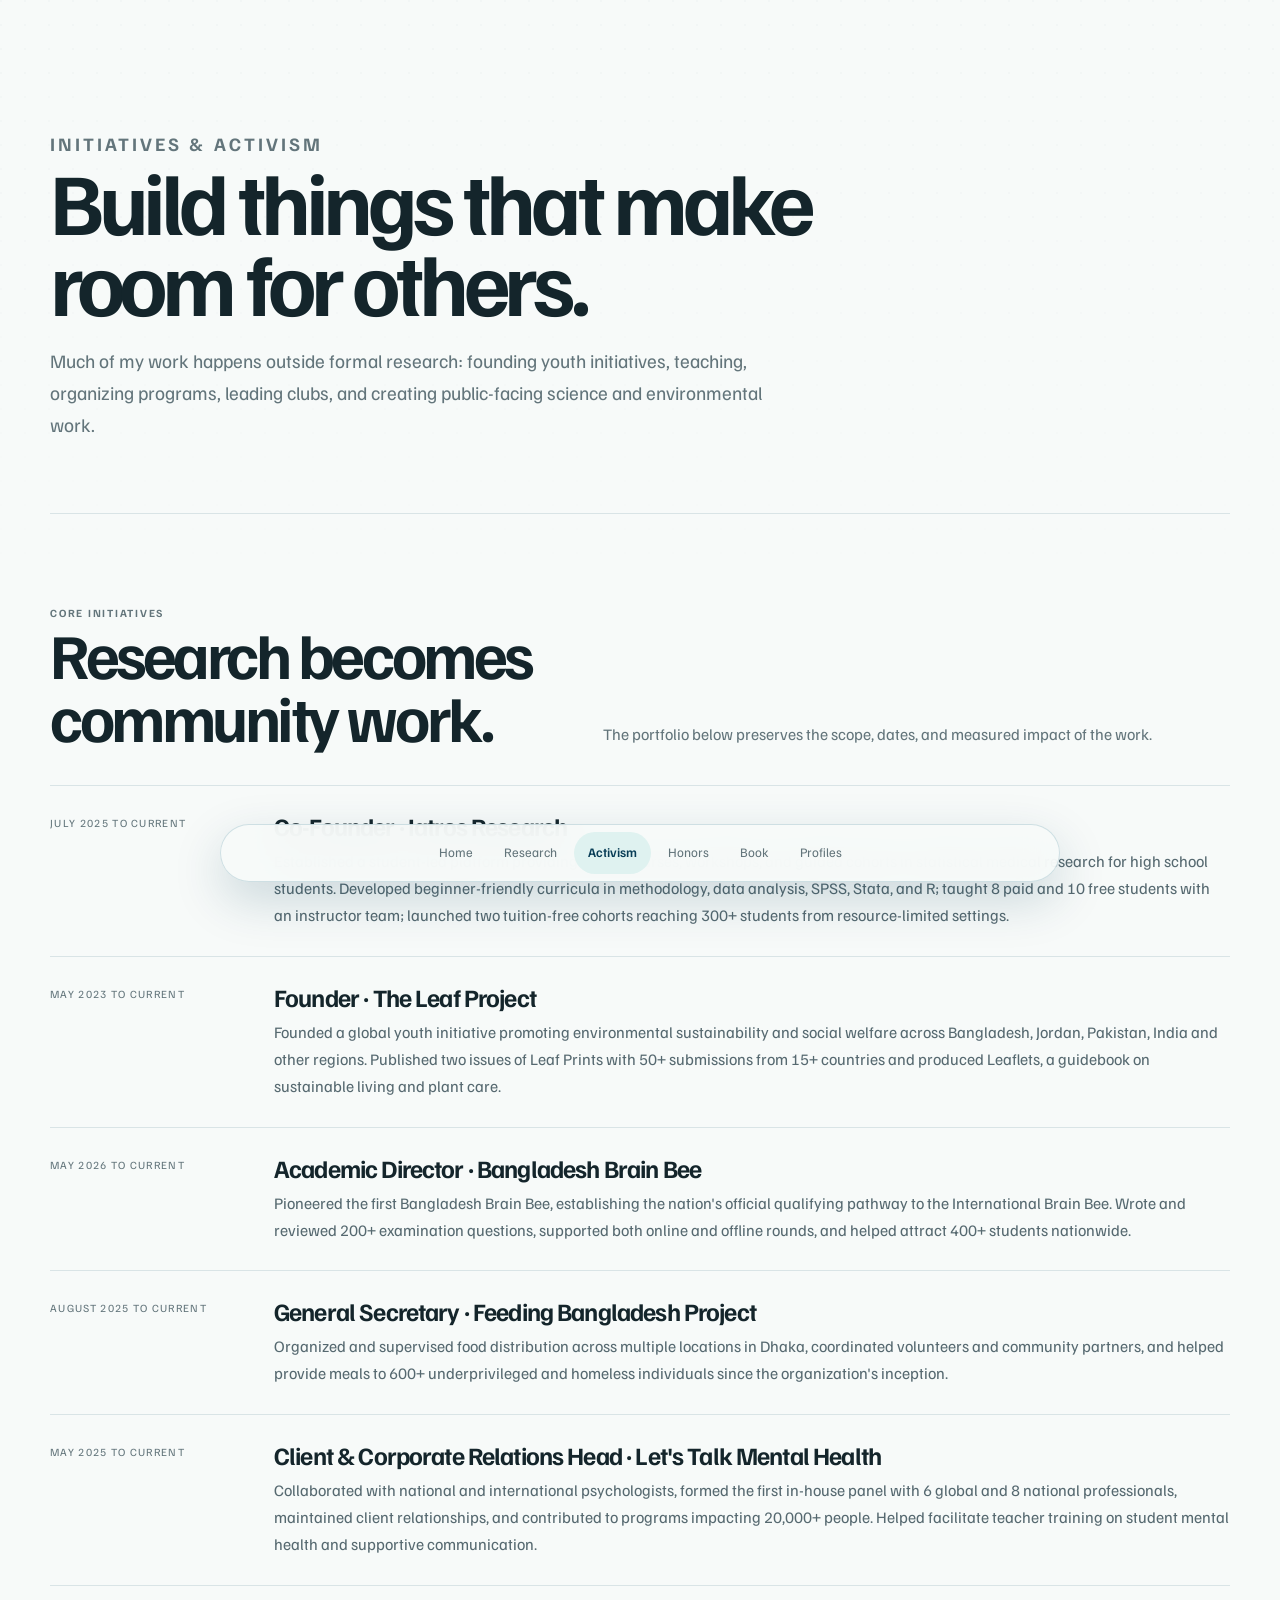
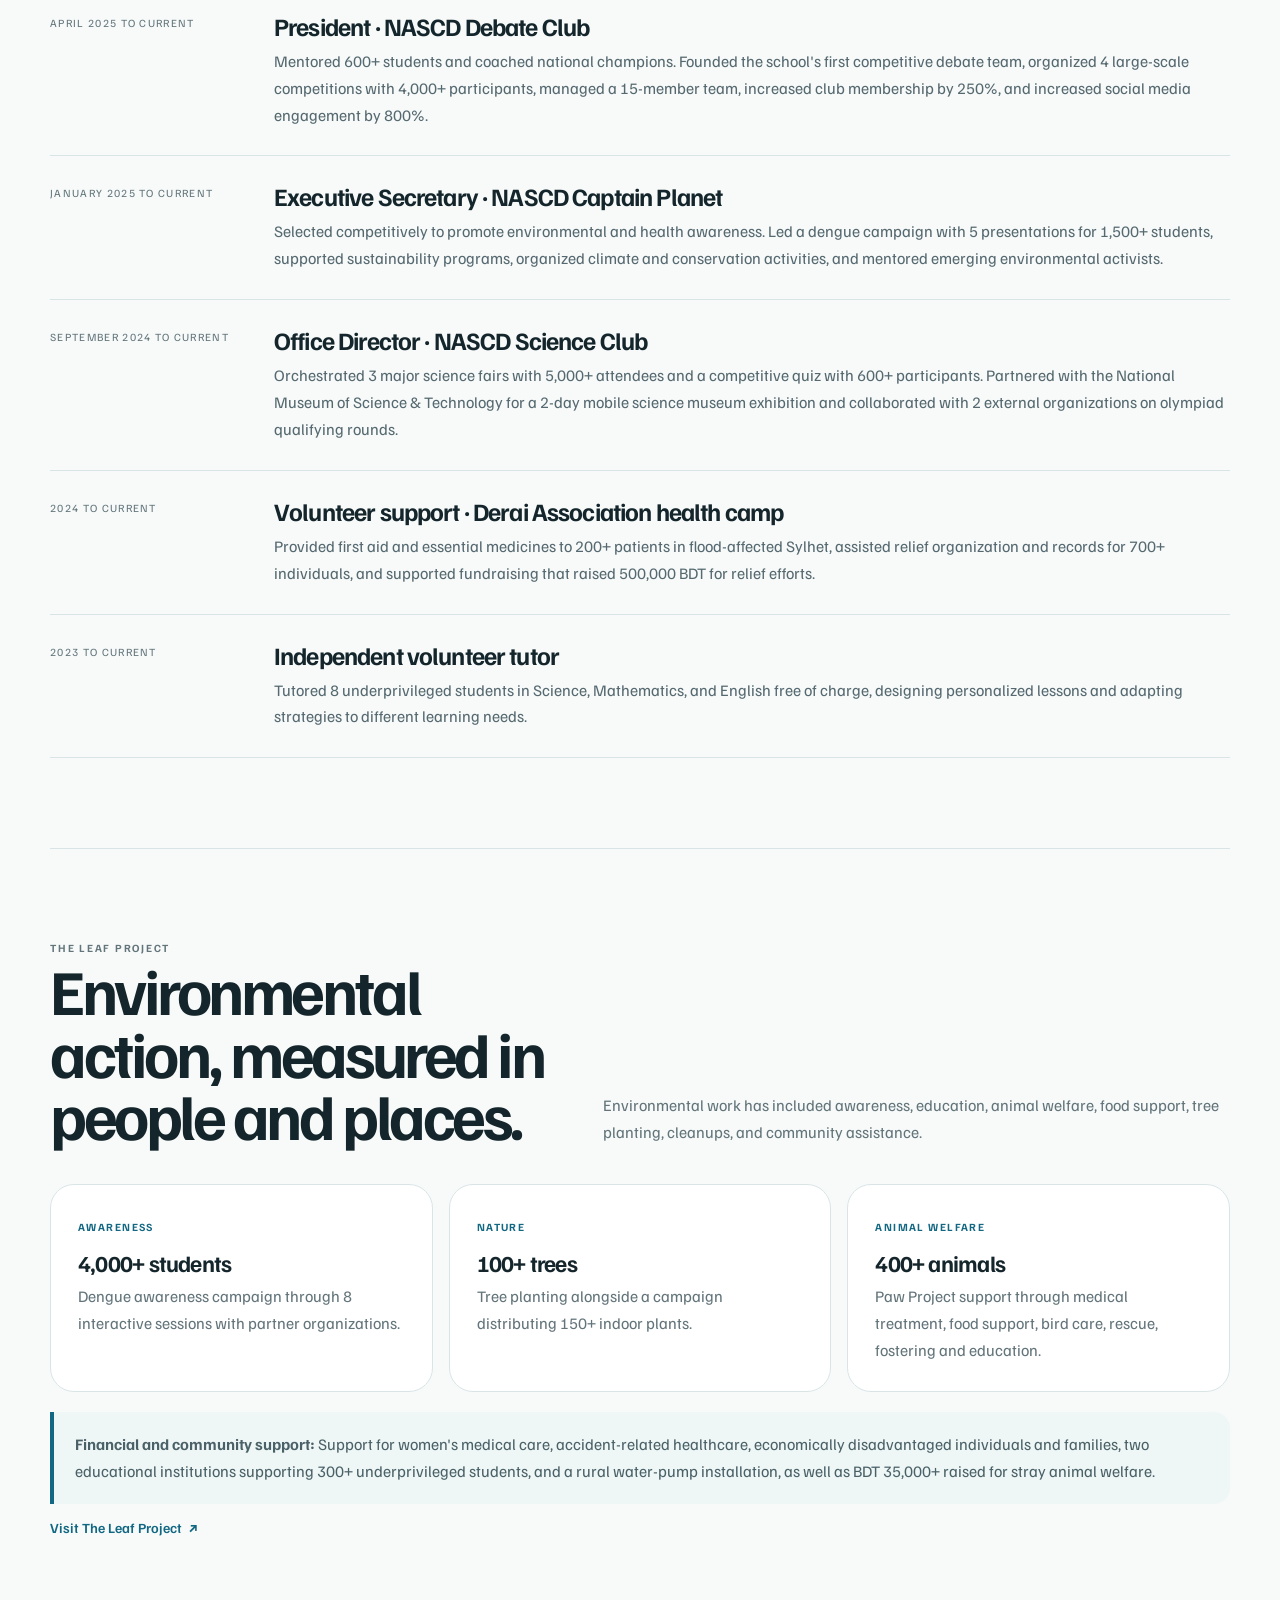
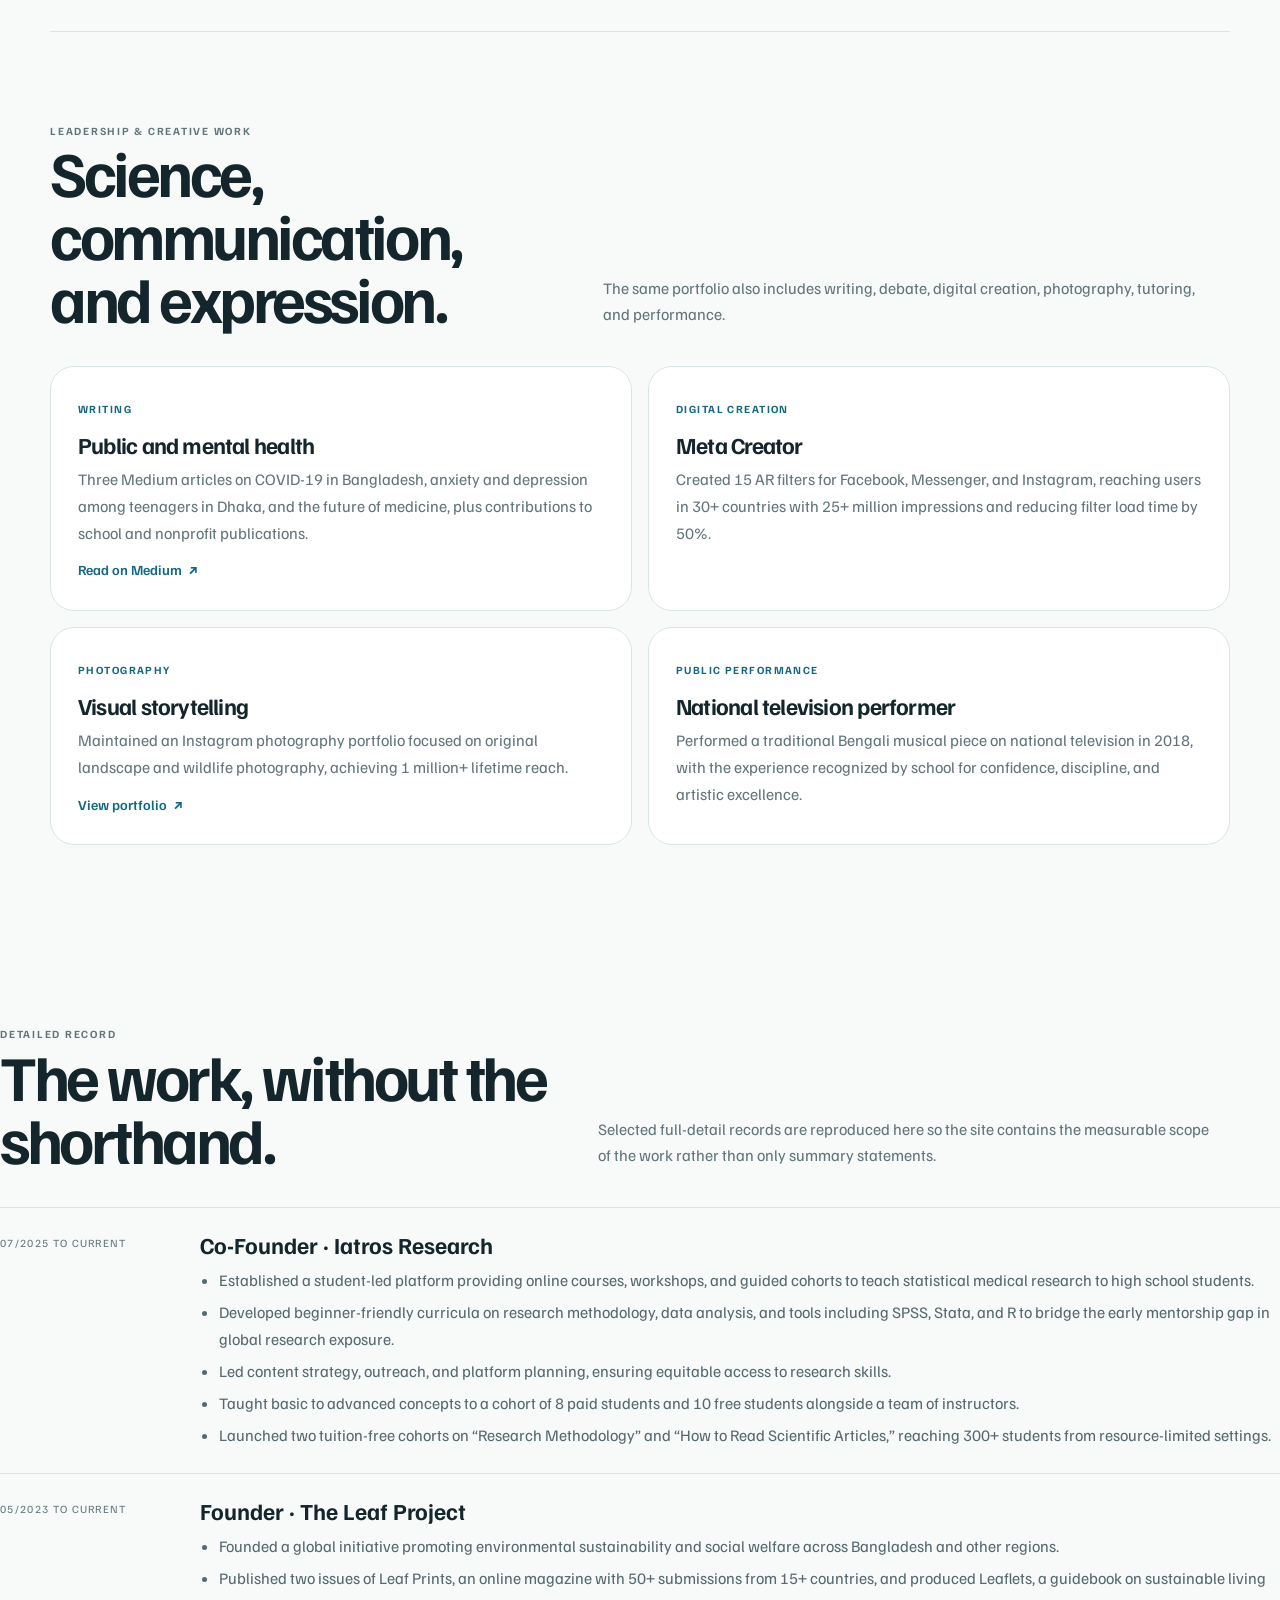
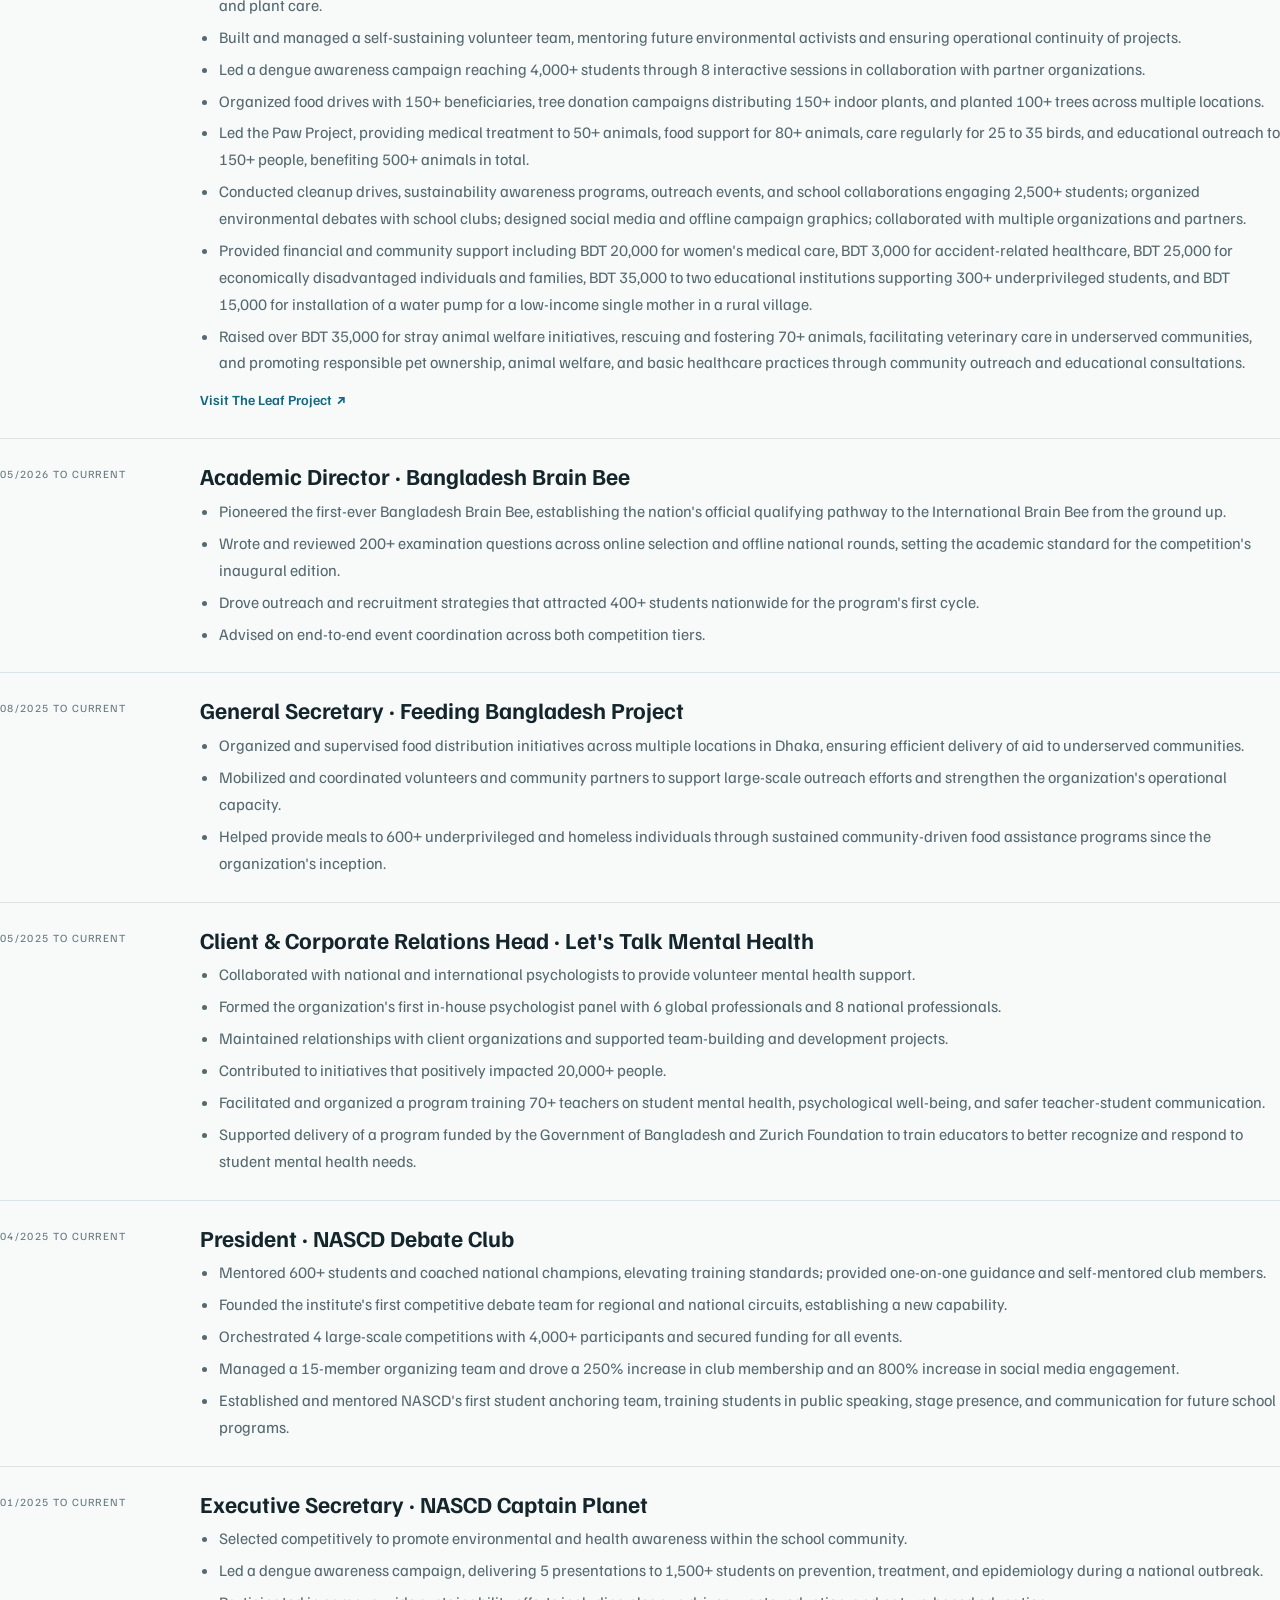
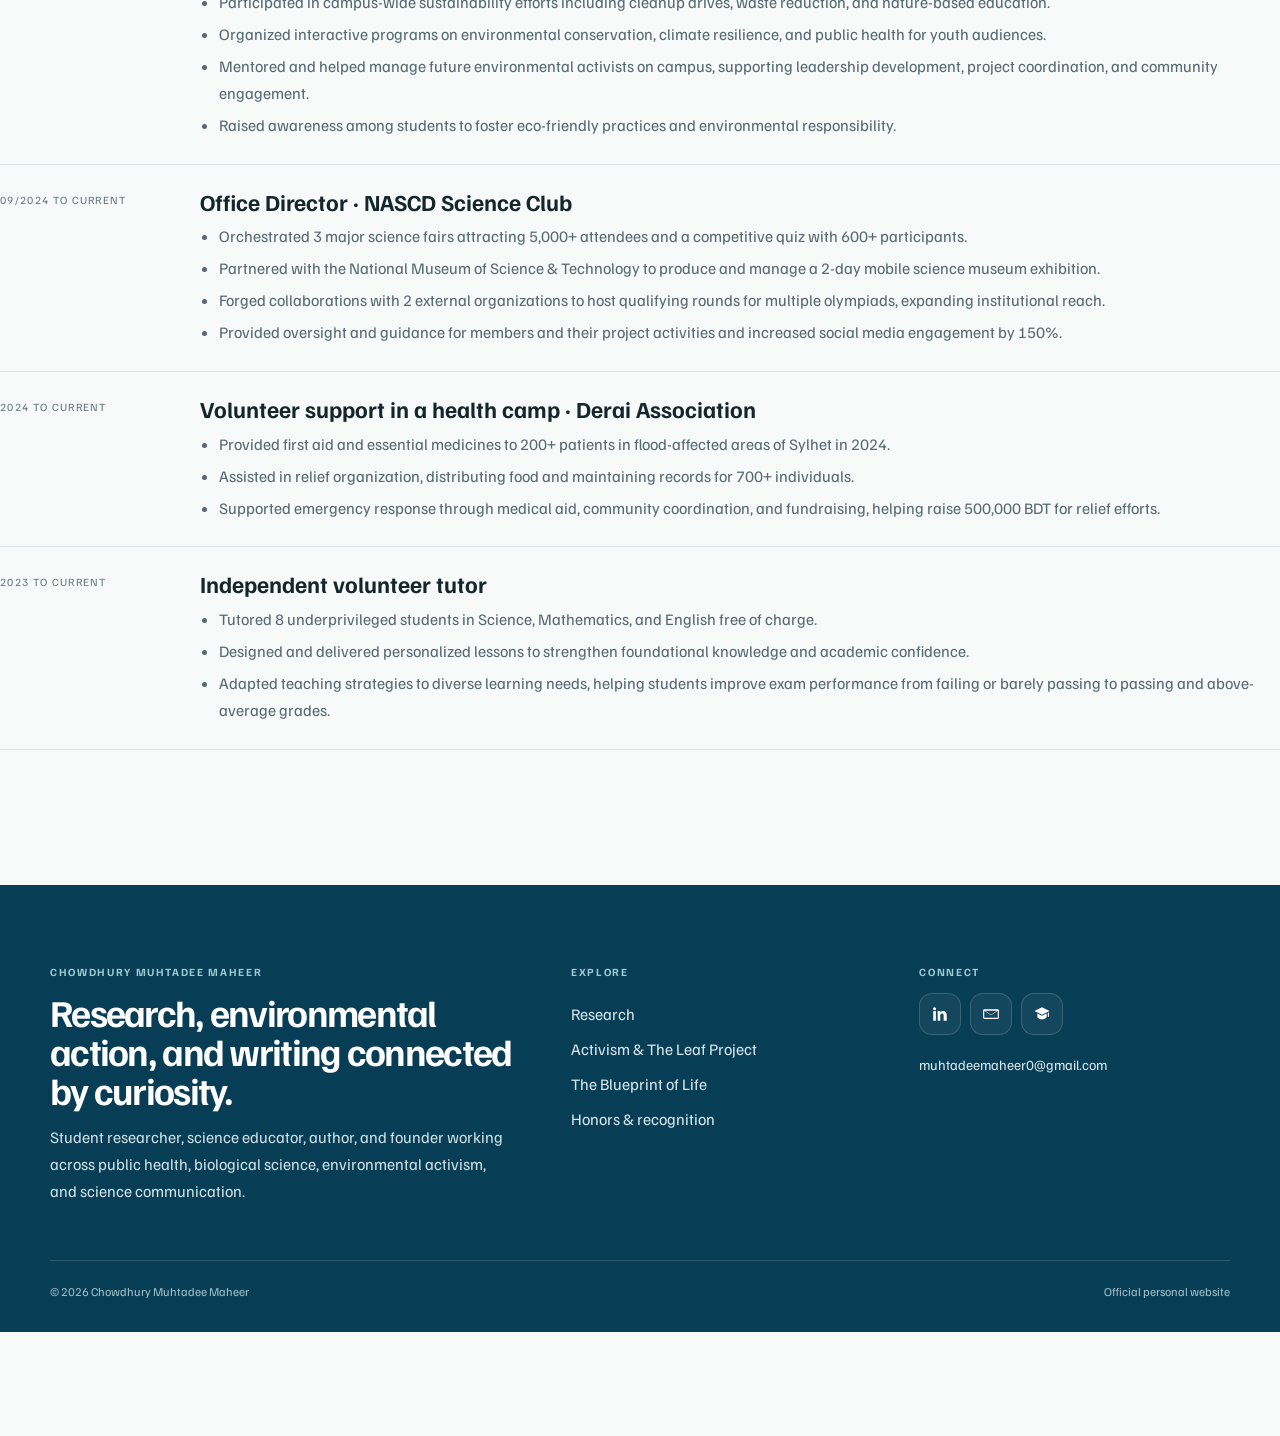
<file: initiatives.html>
<!doctype html><html lang="en"><head><meta charset="utf-8"><meta name="viewport" content="width=device-width, initial-scale=1"><title>Initiatives &amp; Activism | Chowdhury Muhtadee Maheer</title><meta name="description" content="Youth initiatives, environmental activism, science education, leadership, outreach and community work by Chowdhury Muhtadee Maheer."><meta name="author" content="Chowdhury Muhtadee Maheer"><meta name="robots" content="index, follow, max-image-preview:large"><link rel="canonical" href="https://chowdhurymuhtadeemaheer.github.io/initiatives.html"><link rel="icon" type="image/png" href="assets/favicon.png"><link rel="apple-touch-icon" href="assets/favicon.png"><link rel="preconnect" href="https://fonts.googleapis.com"><link rel="preconnect" href="https://fonts.gstatic.com" crossorigin><link href="https://fonts.googleapis.com/css2?family=Familjen+Grotesk:wght@400;500;600;700&display=swap" rel="stylesheet"><meta name="theme-color" content="#0c3551"><meta property="og:type" content="website"><meta property="og:site_name" content="Chowdhury Muhtadee Maheer"><meta property="og:title" content="Initiatives &amp; Activism | Chowdhury Muhtadee Maheer"><meta property="og:description" content="Youth initiatives, environmental activism, science education, leadership, outreach and community work by Chowdhury Muhtadee Maheer."><meta property="og:url" content="https://chowdhurymuhtadeemaheer.github.io/initiatives.html"><meta property="og:image" content="https://chowdhurymuhtadeemaheer.github.io/assets/portrait.webp"><meta property="og:image:alt" content="Portrait of Chowdhury Muhtadee Maheer"><meta name="twitter:card" content="summary_large_image"><meta name="twitter:title" content="Initiatives &amp; Activism | Chowdhury Muhtadee Maheer"><meta name="twitter:description" content="Youth initiatives, environmental activism, science education, leadership, outreach and community work by Chowdhury Muhtadee Maheer."><meta name="twitter:image" content="https://chowdhurymuhtadeemaheer.github.io/assets/portrait.webp"><link rel="stylesheet" href="styles.css"><script type="application/ld+json">{
  "@context": "https://schema.org",
  "@graph": [
    {
      "@type": "WebSite",
      "@id": "https://chowdhurymuhtadeemaheer.github.io/#website",
      "url": "https://chowdhurymuhtadeemaheer.github.io/",
      "name": "Chowdhury Muhtadee Maheer",
      "description": "Official website of Chowdhury Muhtadee Maheer.",
      "publisher": {
        "@id": "https://chowdhurymuhtadeemaheer.github.io/#person"
      }
    },
    {
      "@type": "Person",
      "@id": "https://chowdhurymuhtadeemaheer.github.io/#person",
      "name": "Chowdhury Muhtadee Maheer",
      "url": "https://chowdhurymuhtadeemaheer.github.io/profiles.html",
      "image": [
        "https://chowdhurymuhtadeemaheer.github.io/assets/portrait.webp"
      ],
      "description": "Student researcher, science educator, author and youth initiative founder from Bangladesh, working across life science, public health, research methodology, science communication and environmental action.",
      "jobTitle": [
        "Student Researcher",
        "Science Educator",
        "Author"
      ],
      "email": "mailto:muhtadeemaheer0@gmail.com",
      "identifier": [
        {
          "@type": "PropertyValue",
          "propertyID": "ORCID",
          "value": "0009-0004-6158-2611"
        },
        {
          "@type": "PropertyValue",
          "propertyID": "Web of Science",
          "value": "PCT-4492-2025"
        }
      ],
      "knowsAbout": [
        "Biological sciences",
        "Public health",
        "Molecular biology",
        "Genetic engineering",
        "Synthetic biology",
        "Research methodology",
        "Biostatistics",
        "Health data analysis",
        "Neuroscience",
        "Environmental sustainability",
        "Science communication"
      ],
      "sameAs": [
        "https://www.linkedin.com/in/chowdhury-muhtadee-maheer/",
        "https://scholar.google.com/citations?user=SrY3TlcAAAAJ&hl=en",
        "https://orcid.org/0009-0004-6158-2611",
        "https://www.webofscience.com/wos/author/record/PCT-4492-2025",
        "https://www.wikidata.org/wiki/Q136108937",
        "https://x.com/MuhtadeeMaheer",
        "https://www.threads.com/@muhtadee_maheer",
        "https://www.instagram.com/muhtadee_maheer/",
        "https://www.facebook.com/muhtadee.maheer",
        "https://medium.com/@muhtadeemaheer0",
        "https://independent.academia.edu/ChowdhuryMuhtadeeMaheer",
        "https://www.behance.net/muhtadeemaheer",
        "https://bsky.app/profile/muhtadeemaheer.bsky.social",
        "https://www.amazon.com/author/chowdhurymuhtadeemaheer"
      ],
      "alumniOf": [
        {
          "@type": "EducationalOrganization",
          "name": "Navy Anchorage School and College, Dhaka"
        },
        {
          "@type": "EducationalOrganization",
          "name": "Milestone School and College"
        }
      ],
      "affiliation": {
        "@type": "Organization",
        "name": "University of Rajshahi"
      }
    },
    {
      "@type": "CollectionPage",
      "@id": "https://chowdhurymuhtadeemaheer.github.io/initiatives.html#page",
      "url": "https://chowdhurymuhtadeemaheer.github.io/initiatives.html",
      "name": "Initiatives & Activism | Chowdhury Muhtadee Maheer",
      "description": "Youth initiatives, environmental activism, science education, leadership, outreach and community work by Chowdhury Muhtadee Maheer.",
      "isPartOf": {
        "@id": "https://chowdhurymuhtadeemaheer.github.io/#website"
      },
      "about": {
        "@id": "https://chowdhurymuhtadeemaheer.github.io/#person"
      }
    },
    {
      "@type": "ItemList",
      "@id": "https://chowdhurymuhtadeemaheer.github.io/initiatives.html#initiatives",
      "name": "Initiatives and leadership",
      "itemListElement": [
        {
          "@type": "ListItem",
          "position": 1,
          "name": "Co-Founder · Iatros Research"
        },
        {
          "@type": "ListItem",
          "position": 2,
          "name": "Founder · The Leaf Project"
        },
        {
          "@type": "ListItem",
          "position": 3,
          "name": "Academic Director · Bangladesh Brain Bee"
        },
        {
          "@type": "ListItem",
          "position": 4,
          "name": "General Secretary · Feeding Bangladesh Project"
        },
        {
          "@type": "ListItem",
          "position": 5,
          "name": "Client & Corporate Relations Head · Let's Talk Mental Health"
        },
        {
          "@type": "ListItem",
          "position": 6,
          "name": "President · NASCD Debate Club"
        },
        {
          "@type": "ListItem",
          "position": 7,
          "name": "Executive Secretary · NASCD Captain Planet"
        },
        {
          "@type": "ListItem",
          "position": 8,
          "name": "Office Director · NASCD Science Club"
        },
        {
          "@type": "ListItem",
          "position": 9,
          "name": "Volunteer support · Derai Association health camp"
        },
        {
          "@type": "ListItem",
          "position": 10,
          "name": "Independent volunteer tutor"
        }
      ]
    }
  ]
}</script></head><body><a class="skip-link" href="#main">Skip to content</a><header class="site-header"><div class="nav-wrap"><nav class="site-nav" aria-label="Primary navigation"><a href="index.html">Home</a><a href="research.html">Research</a><a href="initiatives.html" class="active" aria-current="page">Activism</a><a href="honors.html">Honors</a><a href="book.html">Book</a><a href="profiles.html">Profiles</a></nav></div></header><main id="main"><div class="shell"><section class="page-hero"><p class="kicker">Initiatives &amp; activism</p><h1>Build things that make room for others.</h1><p>Much of my work happens outside formal research: founding youth initiatives, teaching, organizing programs, leading clubs, and creating public-facing science and environmental work.</p></section><section class="section"><div class="section-head"><div><p class="eyebrow">Core initiatives</p><h2>Research becomes community work.</h2></div><p>The portfolio below preserves the scope, dates, and measured impact of the work.</p></div><div class="entry-list"><article class="entry"><div class="entry-meta">July 2025 to current</div><div><h3>Co-Founder · Iatros Research</h3><p>Established a student-led platform providing online courses, workshops, and guided cohorts in statistical medical research for high school students. Developed beginner-friendly curricula in methodology, data analysis, SPSS, Stata, and R; taught 8 paid and 10 free students with an instructor team; launched two tuition-free cohorts reaching 300+ students from resource-limited settings.</p></div></article><article class="entry"><div class="entry-meta">May 2023 to current</div><div><h3>Founder · The Leaf Project</h3><p>Founded a global youth initiative promoting environmental sustainability and social welfare across Bangladesh, Jordan, Pakistan, India and other regions. Published two issues of Leaf Prints with 50+ submissions from 15+ countries and produced Leaflets, a guidebook on sustainable living and plant care.</p></div></article><article class="entry"><div class="entry-meta">May 2026 to current</div><div><h3>Academic Director · Bangladesh Brain Bee</h3><p>Pioneered the first Bangladesh Brain Bee, establishing the nation's official qualifying pathway to the International Brain Bee. Wrote and reviewed 200+ examination questions, supported both online and offline rounds, and helped attract 400+ students nationwide.</p></div></article><article class="entry"><div class="entry-meta">August 2025 to current</div><div><h3>General Secretary · Feeding Bangladesh Project</h3><p>Organized and supervised food distribution across multiple locations in Dhaka, coordinated volunteers and community partners, and helped provide meals to 600+ underprivileged and homeless individuals since the organization's inception.</p></div></article><article class="entry"><div class="entry-meta">May 2025 to current</div><div><h3>Client & Corporate Relations Head · Let's Talk Mental Health</h3><p>Collaborated with national and international psychologists, formed the first in-house panel with 6 global and 8 national professionals, maintained client relationships, and contributed to programs impacting 20,000+ people. Helped facilitate teacher training on student mental health and supportive communication.</p></div></article><article class="entry"><div class="entry-meta">April 2025 to current</div><div><h3>President · NASCD Debate Club</h3><p>Mentored 600+ students and coached national champions. Founded the school's first competitive debate team, organized 4 large-scale competitions with 4,000+ participants, managed a 15-member team, increased club membership by 250%, and increased social media engagement by 800%.</p></div></article><article class="entry"><div class="entry-meta">January 2025 to current</div><div><h3>Executive Secretary · NASCD Captain Planet</h3><p>Selected competitively to promote environmental and health awareness. Led a dengue campaign with 5 presentations for 1,500+ students, supported sustainability programs, organized climate and conservation activities, and mentored emerging environmental activists.</p></div></article><article class="entry"><div class="entry-meta">September 2024 to current</div><div><h3>Office Director · NASCD Science Club</h3><p>Orchestrated 3 major science fairs with 5,000+ attendees and a competitive quiz with 600+ participants. Partnered with the National Museum of Science & Technology for a 2-day mobile science museum exhibition and collaborated with 2 external organizations on olympiad qualifying rounds.</p></div></article><article class="entry"><div class="entry-meta">2024 to current</div><div><h3>Volunteer support · Derai Association health camp</h3><p>Provided first aid and essential medicines to 200+ patients in flood-affected Sylhet, assisted relief organization and records for 700+ individuals, and supported fundraising that raised 500,000 BDT for relief efforts.</p></div></article><article class="entry"><div class="entry-meta">2023 to current</div><div><h3>Independent volunteer tutor</h3><p>Tutored 8 underprivileged students in Science, Mathematics, and English free of charge, designing personalized lessons and adapting strategies to different learning needs.</p></div></article></div></section><section class="section"><div class="section-head"><div><p class="eyebrow">The Leaf Project</p><h2>Environmental action, measured in people and places.</h2></div><p>Environmental work has included awareness, education, animal welfare, food support, tree planting, cleanups, and community assistance.</p></div><div class="grid-3"><article class="card"><span class="small">Awareness</span><h3>4,000+ students</h3><p>Dengue awareness campaign through 8 interactive sessions with partner organizations.</p></article><article class="card"><span class="small">Nature</span><h3>100+ trees</h3><p>Tree planting alongside a campaign distributing 150+ indoor plants.</p></article><article class="card"><span class="small">Animal welfare</span><h3>400+ animals</h3><p>Paw Project support through medical treatment, food support, bird care, rescue, fostering and education.</p></article></div><div class="notice"><strong>Financial and community support:</strong> Support for women's medical care, accident-related healthcare, economically disadvantaged individuals and families, two educational institutions supporting 300+ underprivileged students, and a rural water-pump installation, as well as BDT 35,000+ raised for stray animal welfare.</div><a class="text-link" href="https://theleafproject.rweb.site/" target="_blank" rel="noopener">Visit The Leaf Project <span>↗</span></a></section><section class="section"><div class="section-head"><div><p class="eyebrow">Leadership &amp; creative work</p><h2>Science, communication, and expression.</h2></div><p>The same portfolio also includes writing, debate, digital creation, photography, tutoring, and performance.</p></div><div class="grid-2"><article class="card"><span class="small">Writing</span><h3>Public and mental health</h3><p>Three Medium articles on COVID-19 in Bangladesh, anxiety and depression among teenagers in Dhaka, and the future of medicine, plus contributions to school and nonprofit publications.</p><a class="text-link" href="https://medium.com/@muhtadeemaheer0" target="_blank" rel="noopener">Read on Medium <span>↗</span></a></article><article class="card"><span class="small">Digital creation</span><h3>Meta Creator</h3><p>Created 15 AR filters for Facebook, Messenger, and Instagram, reaching users in 30+ countries with 25+ million impressions and reducing filter load time by 50%.</p></article><article class="card"><span class="small">Photography</span><h3>Visual storytelling</h3><p>Maintained an Instagram photography portfolio focused on original landscape and wildlife photography, achieving 1 million+ lifetime reach.</p><a class="text-link" href="https://www.instagram.com/muhtadeemaheer_photography/" target="_blank" rel="noopener">View portfolio <span>↗</span></a></article><article class="card"><span class="small">Public performance</span><h3>National television performer</h3><p>Performed a traditional Bengali musical piece on national television in 2018, with the experience recognized by school for confidence, discipline, and artistic excellence.</p></article></div></section></div>
<section class="section"><div class="section-head"><div><p class="eyebrow">Detailed record</p><h2>The work, without the shorthand.</h2></div><p>Selected full-detail records are reproduced here so the site contains the measurable scope of the work rather than only summary statements.</p></div>
<div class="cv-table">
<div class="cv-row"><div class="date">07/2025 to current</div><div><h3>Co-Founder · Iatros Research</h3><ul><li>Established a student-led platform providing online courses, workshops, and guided cohorts to teach statistical medical research to high school students.</li><li>Developed beginner-friendly curricula on research methodology, data analysis, and tools including SPSS, Stata, and R to bridge the early mentorship gap in global research exposure.</li><li>Led content strategy, outreach, and platform planning, ensuring equitable access to research skills.</li><li>Taught basic to advanced concepts to a cohort of 8 paid students and 10 free students alongside a team of instructors.</li><li>Launched two tuition-free cohorts on “Research Methodology” and “How to Read Scientific Articles,” reaching 300+ students from resource-limited settings.</li></ul></div></div>
<div class="cv-row"><div class="date">05/2023 to current</div><div><h3>Founder · The Leaf Project</h3><ul><li>Founded a global initiative promoting environmental sustainability and social welfare across Bangladesh and other regions.</li><li>Published two issues of Leaf Prints, an online magazine with 50+ submissions from 15+ countries, and produced Leaflets, a guidebook on sustainable living and plant care.</li><li>Built and managed a self-sustaining volunteer team, mentoring future environmental activists and ensuring operational continuity of projects.</li><li>Led a dengue awareness campaign reaching 4,000+ students through 8 interactive sessions in collaboration with partner organizations.</li><li>Organized food drives with 150+ beneficiaries, tree donation campaigns distributing 150+ indoor plants, and planted 100+ trees across multiple locations.</li><li>Led the Paw Project, providing medical treatment to 50+ animals, food support for 80+ animals, care regularly for 25 to 35 birds, and educational outreach to 150+ people, benefiting 500+ animals in total.</li><li>Conducted cleanup drives, sustainability awareness programs, outreach events, and school collaborations engaging 2,500+ students; organized environmental debates with school clubs; designed social media and offline campaign graphics; collaborated with multiple organizations and partners.</li><li>Provided financial and community support including BDT 20,000 for women's medical care, BDT 3,000 for accident-related healthcare, BDT 25,000 for economically disadvantaged individuals and families, BDT 35,000 to two educational institutions supporting 300+ underprivileged students, and BDT 15,000 for installation of a water pump for a low-income single mother in a rural village.</li><li>Raised over BDT 35,000 for stray animal welfare initiatives, rescuing and fostering 70+ animals, facilitating veterinary care in underserved communities, and promoting responsible pet ownership, animal welfare, and basic healthcare practices through community outreach and educational consultations.</li></ul><a class="text-link" href="https://theleafproject.rweb.site/" target="_blank" rel="noopener">Visit The Leaf Project ↗</a></div></div>
<div class="cv-row"><div class="date">05/2026 to current</div><div><h3>Academic Director · Bangladesh Brain Bee</h3><ul><li>Pioneered the first-ever Bangladesh Brain Bee, establishing the nation's official qualifying pathway to the International Brain Bee from the ground up.</li><li>Wrote and reviewed 200+ examination questions across online selection and offline national rounds, setting the academic standard for the competition's inaugural edition.</li><li>Drove outreach and recruitment strategies that attracted 400+ students nationwide for the program's first cycle.</li><li>Advised on end-to-end event coordination across both competition tiers.</li></ul></div></div>
<div class="cv-row"><div class="date">08/2025 to current</div><div><h3>General Secretary · Feeding Bangladesh Project</h3><ul><li>Organized and supervised food distribution initiatives across multiple locations in Dhaka, ensuring efficient delivery of aid to underserved communities.</li><li>Mobilized and coordinated volunteers and community partners to support large-scale outreach efforts and strengthen the organization's operational capacity.</li><li>Helped provide meals to 600+ underprivileged and homeless individuals through sustained community-driven food assistance programs since the organization's inception.</li></ul></div></div>

<div class="cv-row"><div class="date">05/2025 to current</div><div><h3>Client &amp; Corporate Relations Head · Let's Talk Mental Health</h3><ul><li>Collaborated with national and international psychologists to provide volunteer mental health support.</li><li>Formed the organization's first in-house psychologist panel with 6 global professionals and 8 national professionals.</li><li>Maintained relationships with client organizations and supported team-building and development projects.</li><li>Contributed to initiatives that positively impacted 20,000+ people.</li><li>Facilitated and organized a program training 70+ teachers on student mental health, psychological well-being, and safer teacher-student communication.</li><li>Supported delivery of a program funded by the Government of Bangladesh and Zurich Foundation to train educators to better recognize and respond to student mental health needs.</li></ul></div></div>
<div class="cv-row"><div class="date">04/2025 to current</div><div><h3>President · NASCD Debate Club</h3><ul><li>Mentored 600+ students and coached national champions, elevating training standards; provided one-on-one guidance and self-mentored club members.</li><li>Founded the institute's first competitive debate team for regional and national circuits, establishing a new capability.</li><li>Orchestrated 4 large-scale competitions with 4,000+ participants and secured funding for all events.</li><li>Managed a 15-member organizing team and drove a 250% increase in club membership and an 800% increase in social media engagement.</li><li>Established and mentored NASCD's first student anchoring team, training students in public speaking, stage presence, and communication for future school programs.</li></ul></div></div>
<div class="cv-row"><div class="date">01/2025 to current</div><div><h3>Executive Secretary · NASCD Captain Planet</h3><ul><li>Selected competitively to promote environmental and health awareness within the school community.</li><li>Led a dengue awareness campaign, delivering 5 presentations to 1,500+ students on prevention, treatment, and epidemiology during a national outbreak.</li><li>Participated in campus-wide sustainability efforts including cleanup drives, waste reduction, and nature-based education.</li><li>Organized interactive programs on environmental conservation, climate resilience, and public health for youth audiences.</li><li>Mentored and helped manage future environmental activists on campus, supporting leadership development, project coordination, and community engagement.</li><li>Raised awareness among students to foster eco-friendly practices and environmental responsibility.</li></ul></div></div>
<div class="cv-row"><div class="date">09/2024 to current</div><div><h3>Office Director · NASCD Science Club</h3><ul><li>Orchestrated 3 major science fairs attracting 5,000+ attendees and a competitive quiz with 600+ participants.</li><li>Partnered with the National Museum of Science &amp; Technology to produce and manage a 2-day mobile science museum exhibition.</li><li>Forged collaborations with 2 external organizations to host qualifying rounds for multiple olympiads, expanding institutional reach.</li><li>Provided oversight and guidance for members and their project activities and increased social media engagement by 150%.</li></ul></div></div>
<div class="cv-row"><div class="date">2024 to current</div><div><h3>Volunteer support in a health camp · Derai Association</h3><ul><li>Provided first aid and essential medicines to 200+ patients in flood-affected areas of Sylhet in 2024.</li><li>Assisted in relief organization, distributing food and maintaining records for 700+ individuals.</li><li>Supported emergency response through medical aid, community coordination, and fundraising, helping raise 500,000 BDT for relief efforts.</li></ul></div></div>
<div class="cv-row"><div class="date">2023 to current</div><div><h3>Independent volunteer tutor</h3><ul><li>Tutored 8 underprivileged students in Science, Mathematics, and English free of charge.</li><li>Designed and delivered personalized lessons to strengthen foundational knowledge and academic confidence.</li><li>Adapted teaching strategies to diverse learning needs, helping students improve exam performance from failing or barely passing to passing and above-average grades.</li></ul></div></div>
</div></section></main><footer class="site-footer"><div class="shell footer-grid"><div class="footer-intro"><p class="footer-kicker">Chowdhury Muhtadee Maheer</p><h2>Research, environmental action, and writing connected by curiosity.</h2><p>Student researcher, science educator, author, and founder working across public health, biological science, environmental activism, and science communication.</p></div><div><p class="footer-label">Explore</p><a href="research.html">Research</a><a href="initiatives.html">Activism &amp; The Leaf Project</a><a href="book.html">The Blueprint of Life</a><a href="honors.html">Honors &amp; recognition</a></div><div><p class="footer-label">Connect</p><div class="social-row"><a class="icon-link" href="https://www.linkedin.com/in/chowdhury-muhtadee-maheer/" target="_blank" rel="me noopener" aria-label="LinkedIn" title="LinkedIn"><svg viewBox="0 0 24 24" aria-hidden="true"><path d="M6.5 8.1H3V21h3.5V8.1ZM4.75 3a2.05 2.05 0 1 0 0 4.1A2.05 2.05 0 0 0 4.75 3ZM21 13.6c0-3.88-2.07-5.7-4.84-5.7-2.23 0-3.23 1.23-3.79 2.09V8.1H8.87V21h3.5v-6.39c0-1.68.32-3.31 2.4-3.31 2.05 0 2.08 1.93 2.08 3.42V21H21v-7.4Z"/></svg></a><a class="icon-link" href="mailto:muhtadeemaheer0@gmail.com" aria-label="Email" title="Email"><svg viewBox="0 0 24 24" aria-hidden="true"><path d="M3 5.5h18A1.5 1.5 0 0 1 22.5 7v10A1.5 1.5 0 0 1 21 18.5H3A1.5 1.5 0 0 1 1.5 17V7A1.5 1.5 0 0 1 3 5.5Zm0 2.1V17h18V7.6l-9 6.2-9-6.2Zm1.2-.1 7.8 5.35 7.8-5.35H4.2Z"/></svg></a><a class="icon-link" href="https://scholar.google.com/citations?user=SrY3TlcAAAAJ&hl=en" target="_blank" rel="me noopener" aria-label="Google Scholar" title="Google Scholar"><svg viewBox="0 0 24 24" aria-hidden="true"><path d="m12 3 10 5-10 5L2 8l10-5Zm-6.2 8.3v4.2c0 1.8 3.1 3.5 6.2 3.5s6.2-1.7 6.2-3.5v-4.2L12 14.4l-6.2-3.1Zm13.9-.8v4.7l1.5.8V9.75l-1.5.75Z"/></svg></a></div><a class="footer-email" href="mailto:muhtadeemaheer0@gmail.com">muhtadeemaheer0@gmail.com</a></div></div><div class="shell footer-bottom"><span>&copy; 2026 Chowdhury Muhtadee Maheer</span><span>Official personal website</span></div></footer><script src="script.js"></script></body></html>
</file>
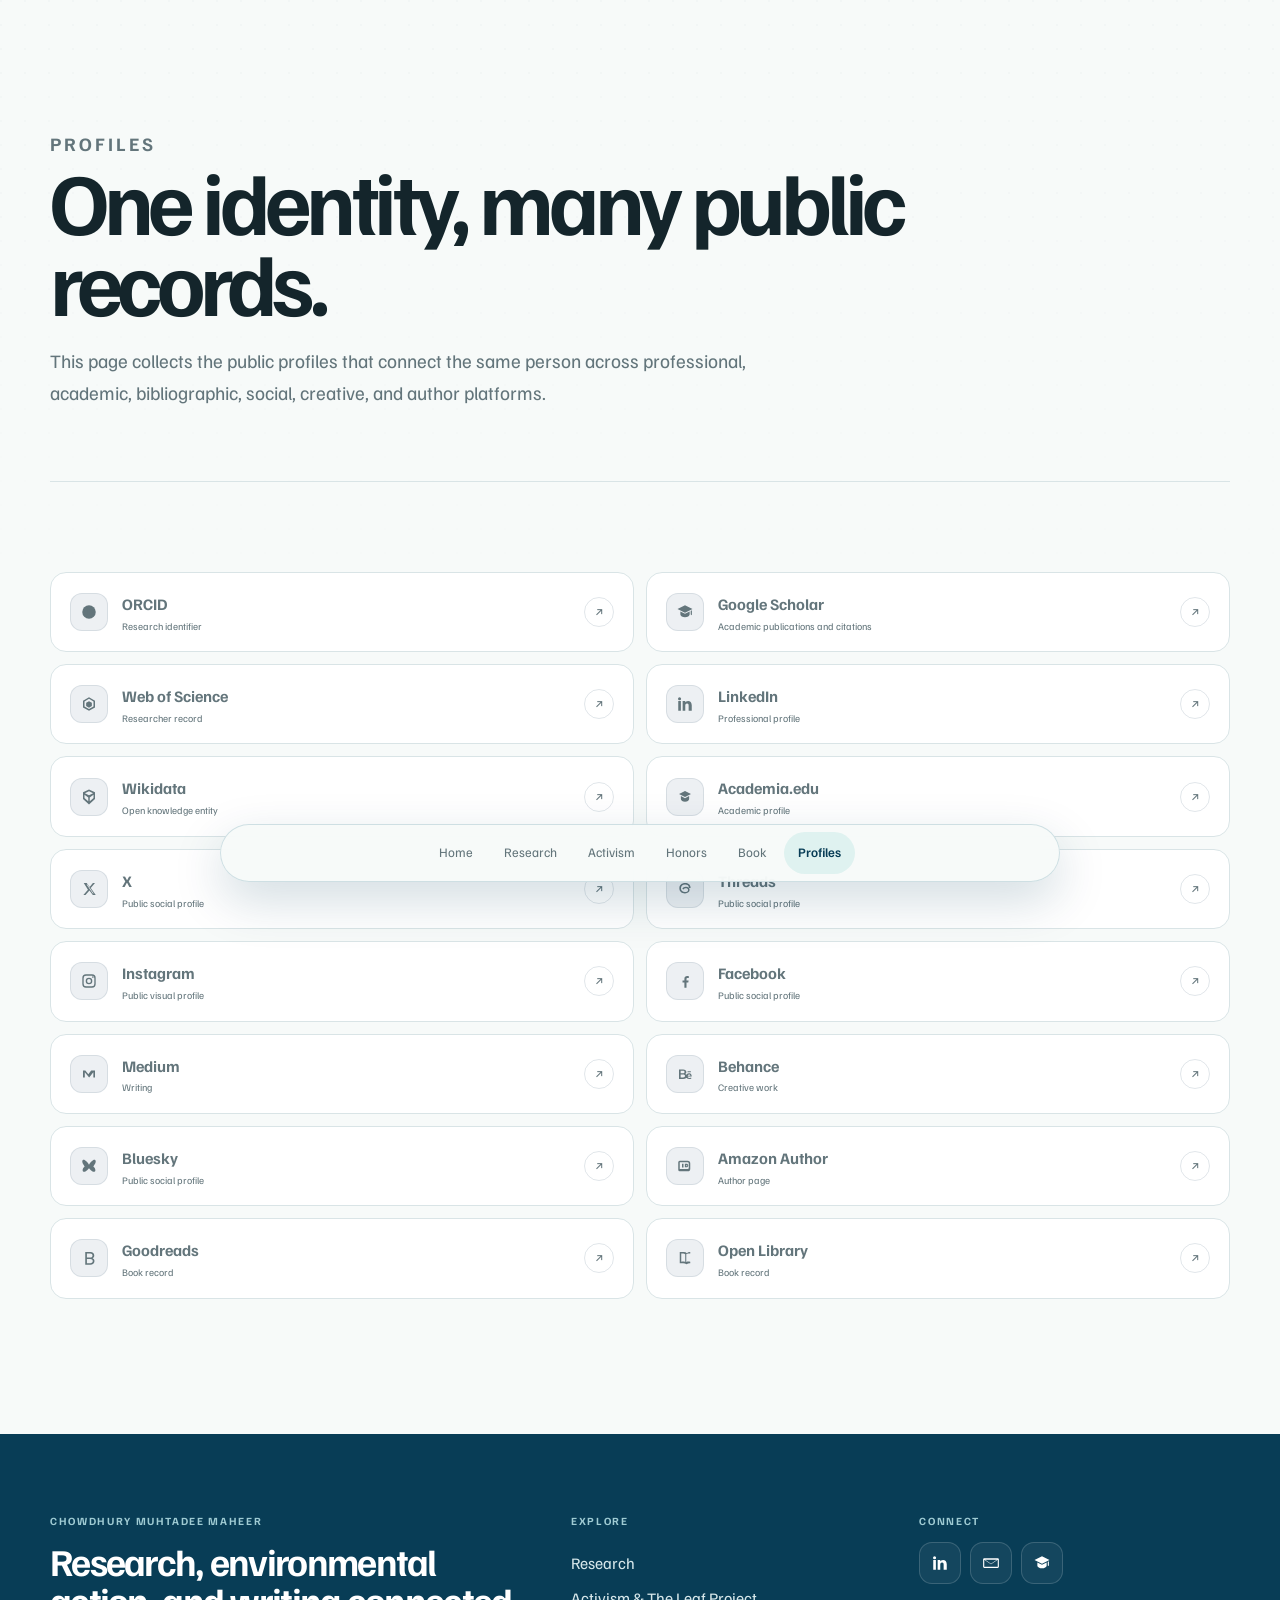
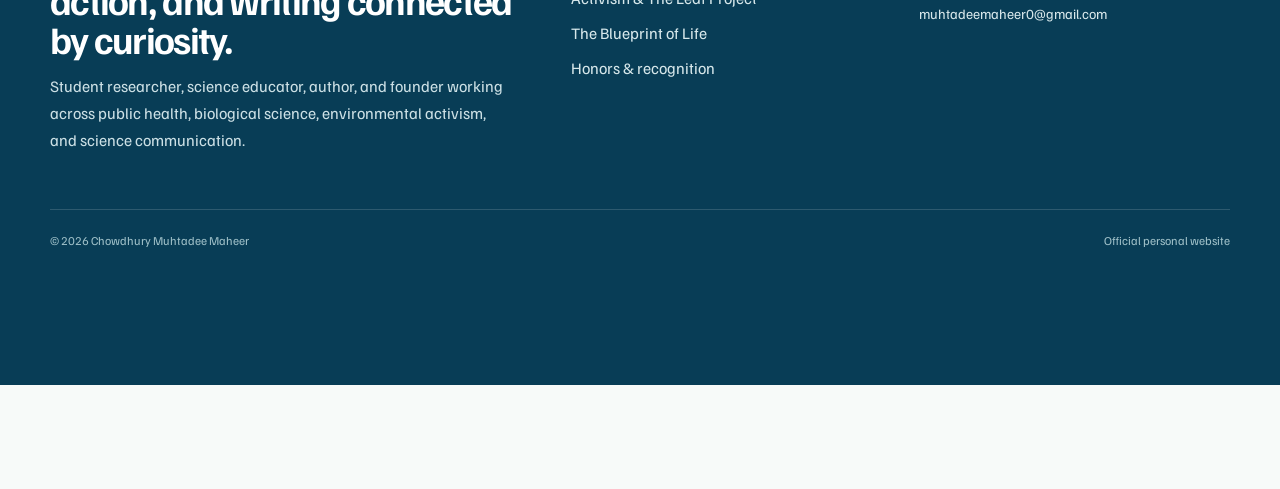
<file: profiles.html>
<!doctype html>
<html lang="en">
<head>
  <meta charset="utf-8">
  <meta name="viewport" content="width=device-width, initial-scale=1">

  <title>Profiles | Chowdhury Muhtadee Maheer</title>

  <meta name="description" content="Public academic, professional, bibliographic, social and creative profiles for Chowdhury Muhtadee Maheer.">
  <meta name="author" content="Chowdhury Muhtadee Maheer">
  <meta name="robots" content="index, follow, max-image-preview:large">

  <link rel="canonical" href="https://chowdhurymuhtadeemaheer.github.io/profiles.html">

  <link rel="icon" type="image/png" href="assets/favicon.png">
  <link rel="apple-touch-icon" href="assets/favicon.png">

  <link rel="preconnect" href="https://fonts.googleapis.com">
  <link rel="preconnect" href="https://fonts.gstatic.com" crossorigin>
  <link href="https://fonts.googleapis.com/css2?family=Familjen+Grotesk:wght@400;500;600;700&display=swap" rel="stylesheet">

  <meta name="theme-color" content="#0c3551">

  <meta property="og:type" content="website">
  <meta property="og:site_name" content="Chowdhury Muhtadee Maheer">
  <meta property="og:title" content="Profiles | Chowdhury Muhtadee Maheer">
  <meta property="og:description" content="Public academic, professional, bibliographic, social and creative profiles for Chowdhury Muhtadee Maheer.">
  <meta property="og:url" content="https://chowdhurymuhtadeemaheer.github.io/profiles.html">
  <meta property="og:image" content="https://chowdhurymuhtadeemaheer.github.io/assets/portrait.webp">
  <meta property="og:image:alt" content="Portrait of Chowdhury Muhtadee Maheer">

  <meta name="twitter:card" content="summary_large_image">
  <meta name="twitter:title" content="Profiles | Chowdhury Muhtadee Maheer">
  <meta name="twitter:description" content="Public academic, professional, bibliographic, social and creative profiles for Chowdhury Muhtadee Maheer.">
  <meta name="twitter:image" content="https://chowdhurymuhtadeemaheer.github.io/assets/portrait.webp">

  <link rel="stylesheet" href="styles.css">

  <style>
    html {
      min-height: 100%;
      background: var(--blue-deep);
    }

    body {
      min-height: 100vh;
      background: var(--paper);
    }

    .site-footer {
      background: var(--blue-deep) !important;
      margin-bottom: 0 !important;
      padding-bottom: 134px;
    }

    @media (max-width: 720px) {
      .site-footer {
        padding-bottom: 122px;
      }
    }

    .profile-grid {
      align-items: stretch;
    }

    .profile-link {
      display: flex;
      align-items: center;
      justify-content: space-between;
      gap: 18px;
      transition:
        transform 180ms ease,
        border-color 180ms ease,
        background-color 180ms ease,
        box-shadow 180ms ease;
    }

    .profile-link:hover {
      transform: translateY(-2px);
    }

    .profile-link-content {
      display: flex;
      align-items: center;
      gap: 14px;
      min-width: 0;
    }

    .profile-icon {
      width: 38px;
      height: 38px;
      min-width: 38px;
      border-radius: 12px;
      display: inline-flex;
      align-items: center;
      justify-content: center;
      background: rgba(12, 53, 81, 0.07);
      color: var(--blue-deep);
      border: 1px solid rgba(12, 53, 81, 0.10);
    }

    .profile-icon svg {
      width: 18px;
      height: 18px;
      fill: currentColor;
      display: block;
    }

    .profile-copy {
      min-width: 0;
    }

    .profile-copy strong {
      display: inline-block;
      margin-bottom: 2px;
    }

    .profile-copy small {
      display: block;
      line-height: 1.35;
    }

    .profile-arrow {
      width: 30px;
      height: 30px;
      min-width: 30px;
      border-radius: 50%;
      display: inline-flex;
      align-items: center;
      justify-content: center;
      border: 1px solid rgba(12, 53, 81, 0.12);
      color: var(--blue-deep);
      font-size: 15px;
      line-height: 1;
      transition:
        transform 180ms ease,
        background-color 180ms ease;
    }

    .profile-link:hover .profile-arrow {
      transform: translate(2px, -2px);
      background: rgba(12, 53, 81, 0.06);
    }

    @media (max-width: 640px) {
      .profile-icon {
        width: 35px;
        height: 35px;
        min-width: 35px;
        border-radius: 10px;
      }

      .profile-arrow {
        width: 28px;
        height: 28px;
        min-width: 28px;
      }
    }
  </style>

  <script type="application/ld+json">
  {
    "@context": "https://schema.org",
    "@graph": [
      {
        "@type": "WebSite",
        "@id": "https://chowdhurymuhtadeemaheer.github.io/#website",
        "url": "https://chowdhurymuhtadeemaheer.github.io/",
        "name": "Chowdhury Muhtadee Maheer",
        "description": "Official website of Chowdhury Muhtadee Maheer.",
        "publisher": {
          "@id": "https://chowdhurymuhtadeemaheer.github.io/#person"
        }
      },
      {
        "@type": "Person",
        "@id": "https://chowdhurymuhtadeemaheer.github.io/#person",
        "name": "Chowdhury Muhtadee Maheer",
        "url": "https://chowdhurymuhtadeemaheer.github.io/profiles.html",
        "image": [
          "https://chowdhurymuhtadeemaheer.github.io/assets/portrait.webp"
        ],
        "description": "Student researcher, science educator, author and youth initiative founder from Bangladesh, working across life science, public health, research methodology, science communication and environmental action.",
        "jobTitle": [
          "Student Researcher",
          "Science Educator",
          "Author"
        ],
        "email": "mailto:muhtadeemaheer0@gmail.com",
        "identifier": [
          {
            "@type": "PropertyValue",
            "propertyID": "ORCID",
            "value": "0009-0004-6158-2611"
          },
          {
            "@type": "PropertyValue",
            "propertyID": "Web of Science",
            "value": "PCT-4492-2025"
          }
        ],
        "knowsAbout": [
          "Biological sciences",
          "Public health",
          "Molecular biology",
          "Genetic engineering",
          "Synthetic biology",
          "Research methodology",
          "Biostatistics",
          "Health data analysis",
          "Neuroscience",
          "Environmental sustainability",
          "Science communication"
        ],
        "sameAs": [
          "https://www.linkedin.com/in/chowdhury-muhtadee-maheer/",
          "https://scholar.google.com/citations?user=SrY3TlcAAAAJ&hl=en",
          "https://orcid.org/0009-0004-6158-2611",
          "https://www.webofscience.com/wos/author/record/PCT-4492-2025",
          "https://www.wikidata.org/wiki/Q136108937",
          "https://x.com/MuhtadeeMaheer",
          "https://www.threads.com/@muhtadee_maheer",
          "https://www.instagram.com/muhtadee_maheer/",
          "https://www.facebook.com/muhtadee.maheer",
          "https://medium.com/@muhtadeemaheer0",
          "https://independent.academia.edu/ChowdhuryMuhtadeeMaheer",
          "https://www.behance.net/muhtadeemaheer",
          "https://bsky.app/profile/muhtadeemaheer.bsky.social",
          "https://www.amazon.com/author/chowdhurymuhtadeemaheer"
        ],
        "alumniOf": [
          {
            "@type": "EducationalOrganization",
            "name": "Navy Anchorage School and College, Dhaka"
          },
          {
            "@type": "EducationalOrganization",
            "name": "Milestone School and College"
          }
        ],
        "affiliation": [
          {
            "@type": "Organization",
            "name": "University of Rajshahi"
          },
          {
            "@type": "Organization",
            "name": "Child Health Research Foundation"
          },
          {
            "@type": "Organization",
            "name": "CHRF"
          },
          {
            "@type": "Organization",
            "name": "Brain Bee"
          },
          {
            "@type": "Organization",
            "name": "Bangladesh Brain Bee"
          },
          {
            "@type": "Organization",
            "name": "National Earth Olympiad"
          },
          {
            "@type": "Organization",
            "name": "Navy Anchorage School and College"
          },
          {
            "@type": "Organization",
            "name": "Navy Anchorage School and College Dhaka"
          },
          {
            "@type": "Organization",
            "name": "NASCD"
          },
          {
            "@type": "Organization",
            "name": "The Leaf Project"
          },
          {
            "@type": "Organization",
            "name": "TLP"
          },
          {
            "@type": "Organization",
            "name": "Milestone School and College"
          },
          {
            "@type": "Organization",
            "name": "Diana Award"
          },
          {
            "@type": "Organization",
            "name": "Queens commonwealth writing competition"
          }
        ]
      },
      {
        "@type": "ProfilePage",
        "@id": "https://chowdhurymuhtadeemaheer.github.io/profiles.html#page",
        "url": "https://chowdhurymuhtadeemaheer.github.io/profiles.html",
        "name": "Profiles | Chowdhury Muhtadee Maheer",
        "description": "Public academic, professional, bibliographic, social and creative profiles for Chowdhury Muhtadee Maheer.",
        "isPartOf": {
          "@id": "https://chowdhurymuhtadeemaheer.github.io/#website"
        },
        "about": {
          "@id": "https://chowdhurymuhtadeemaheer.github.io/#person"
        },
        "mainEntity": {
          "@id": "https://chowdhurymuhtadeemaheer.github.io/#person"
        }
      }
    ]
  }
  </script>
</head>

<body>

  <a class="skip-link" href="#main">Skip to content</a>

  <header class="site-header">
    <div class="nav-wrap">
      <nav class="site-nav" aria-label="Primary navigation">
        <a href="index.html">Home</a>
        <a href="research.html">Research</a>
        <a href="initiatives.html">Activism</a>
        <a href="honors.html">Honors</a>
        <a href="book.html">Book</a>
        <a href="profiles.html" class="active" aria-current="page">Profiles</a>
      </nav>
    </div>
  </header>

  <main id="main">

    <div class="shell">

      <section class="page-hero">

        <p class="kicker">Profiles</p>

        <h1>One identity, many public records.</h1>

        <p>
          This page collects the public profiles that connect the same person across
          professional, academic, bibliographic, social, creative, and author platforms.
        </p>

      </section>

      <section class="section">

        <div class="profile-grid">

          <!-- ORCID -->

          <a class="profile-link reveal"
             href="https://orcid.org/0009-0004-6158-2611"
             target="_blank"
             rel="me noopener">

            <span class="profile-link-content">

              <span class="profile-icon">
                <svg viewBox="0 0 24 24" aria-hidden="true">
                  <circle cx="12" cy="12" r="9"></circle>
                  <rect x="8" y="9" width="2" height="7"></rect>
                  <circle cx="9" cy="6.7" r="1"></circle>
                  <path d="M13 9h2.2c2 0 3.3 1.3 3.3 3.5S17.2 16 15.2 16H13V9Zm2 1.7v3.6h.2c.8 0 1.3-.6 1.3-1.8s-.5-1.8-1.3-1.8H15Z"></path>
                </svg>
              </span>

              <span class="profile-copy">
                <strong>ORCID</strong>
                <small class="muted">Research identifier</small>
              </span>

            </span>

            <span class="profile-arrow">↗</span>

          </a>


          <!-- GOOGLE SCHOLAR -->

          <a class="profile-link reveal"
             href="https://scholar.google.com/citations?user=SrY3TlcAAAAJ&amp;hl=en"
             target="_blank"
             rel="me noopener">

            <span class="profile-link-content">

              <span class="profile-icon">
                <svg viewBox="0 0 24 24" aria-hidden="true">
                  <path d="m12 3 10 5-10 5L2 8l10-5Zm-6.2 8.3v4.1c0 1.9 3.1 3.6 6.2 3.6s6.2-1.7 6.2-3.6v-4.1L12 14.4l-6.2-3.1Zm13.8-.7v4.8l1.6.8V9.8l-1.6.8Z"></path>
                </svg>
              </span>

              <span class="profile-copy">
                <strong>Google Scholar</strong>
                <small class="muted">Academic publications and citations</small>
              </span>

            </span>

            <span class="profile-arrow">↗</span>

          </a>


          <!-- WEB OF SCIENCE -->

          <a class="profile-link reveal"
             href="https://www.webofscience.com/wos/author/record/PCT-4492-2025"
             target="_blank"
             rel="me noopener">

            <span class="profile-link-content">

              <span class="profile-icon">
                <svg viewBox="0 0 24 24" aria-hidden="true">
                  <path d="M12 3 20 7.5v9L12 21l-8-4.5v-9L12 3Zm0 2.1L6 8.5v6.9l6 3.4 6-3.4V8.5l-6-3.4Zm0 3.1 3.8 2.2v4.3L12 17l-3.8-2.3v-4.3L12 8.2Z"></path>
                </svg>
              </span>

              <span class="profile-copy">
                <strong>Web of Science</strong>
                <small class="muted">Researcher record</small>
              </span>

            </span>

            <span class="profile-arrow">↗</span>

          </a>


          <!-- LINKEDIN -->

          <a class="profile-link reveal"
             href="https://www.linkedin.com/in/chowdhury-muhtadee-maheer/"
             target="_blank"
             rel="me noopener">

            <span class="profile-link-content">

              <span class="profile-icon">
                <svg viewBox="0 0 24 24" aria-hidden="true">
                  <path d="M6.5 8.1H3V21h3.5V8.1ZM4.75 3a2.05 2.05 0 1 0 0 4.1A2.05 2.05 0 0 0 4.75 3ZM21 13.6c0-3.88-2.07-5.7-4.84-5.7-2.23 0-3.23 1.23-3.79 2.09V8.1H8.87V21h3.5v-6.39c0-1.68.32-3.31 2.4-3.31 2.05 0 2.08 1.93 2.08 3.42V21H21v-7.4Z"></path>
                </svg>
              </span>

              <span class="profile-copy">
                <strong>LinkedIn</strong>
                <small class="muted">Professional profile</small>
              </span>

            </span>

            <span class="profile-arrow">↗</span>

          </a>


          <!-- WIKIDATA -->

          <a class="profile-link reveal"
             href="https://www.wikidata.org/wiki/Q136108937"
             target="_blank"
             rel="me noopener">

            <span class="profile-link-content">

              <span class="profile-icon">
                <svg viewBox="0 0 24 24" aria-hidden="true">
                  <path d="M4 5.5 12 2l8 3.5v9L12 22l-8-7.5v-9Zm8-1.2L6.5 7l5.5 2.7L17.5 7 12 4.3Zm-6 4.8v4.1l5 4.6v-5.2L6 9.1Zm7 8.7 5-4.6V9.1l-5 3.5v5.2Z"></path>
                </svg>
              </span>

              <span class="profile-copy">
                <strong>Wikidata</strong>
                <small class="muted">Open knowledge entity</small>
              </span>

            </span>

            <span class="profile-arrow">↗</span>

          </a>


          <!-- ACADEMIA -->

          <a class="profile-link reveal"
             href="https://independent.academia.edu/ChowdhuryMuhtadeeMaheer"
             target="_blank"
             rel="me noopener">

            <span class="profile-link-content">

              <span class="profile-icon">
                <svg viewBox="0 0 24 24" aria-hidden="true">
                  <path d="m12 4 8 4-8 4-8-4 8-4Zm-5.5 6.8v3.7c0 1.8 2.5 3.8 5.5 3.8s5.5-2 5.5-3.8v-3.7L12 13.6l-5.5-2.8Z"></path>
                </svg>
              </span>

              <span class="profile-copy">
                <strong>Academia.edu</strong>
                <small class="muted">Academic profile</small>
              </span>

            </span>

            <span class="profile-arrow">↗</span>

          </a>


          <!-- X -->

          <a class="profile-link reveal"
             href="https://x.com/MuhtadeeMaheer"
             target="_blank"
             rel="me noopener">

            <span class="profile-link-content">

              <span class="profile-icon">
                <svg viewBox="0 0 24 24" aria-hidden="true">
                  <path d="M5 4h3.9l4 5.3L17.2 4H20l-5.7 6.6L21 20h-3.9l-4.5-5.9L7.3 20H4.5l6.1-7.1L5 4Zm3.8 2 8.3 12h1.1L9.9 6H8.8Z"></path>
                </svg>
              </span>

              <span class="profile-copy">
                <strong>X</strong>
                <small class="muted">Public social profile</small>
              </span>

            </span>

            <span class="profile-arrow">↗</span>

          </a>


          <!-- THREADS -->

          <a class="profile-link reveal"
             href="https://www.threads.com/@muhtadee_maheer"
             target="_blank"
             rel="me noopener">

            <span class="profile-link-content">

              <span class="profile-icon">
                <svg viewBox="0 0 24 24" aria-hidden="true">
                  <path d="M12.2 4c4.1 0 7.2 2.2 7.2 6.2v.3h-2c-.2-2.9-2.1-4.5-5.3-4.5-3.3 0-5.5 1.8-5.5 5 0 3.4 2.3 5.1 5.4 5.1 2.5 0 4.1-1.1 4.1-2.9 0-1.5-1.1-2.3-3-2.3-1.4 0-2.4.5-3 1.6l-1.7-.9c.8-1.8 2.6-2.7 4.8-2.7 3 0 4.9 1.5 4.9 4.2 0 2.9-2.2 4.8-6.1 4.8-4.3 0-7.5-2.4-7.5-6.9C4.5 6.8 7.6 4 12.2 4Z"></path>
                </svg>
              </span>

              <span class="profile-copy">
                <strong>Threads</strong>
                <small class="muted">Public social profile</small>
              </span>

            </span>

            <span class="profile-arrow">↗</span>

          </a>


          <!-- INSTAGRAM -->

          <a class="profile-link reveal"
             href="https://www.instagram.com/muhtadee_maheer/"
             target="_blank"
             rel="me noopener">

            <span class="profile-link-content">

              <span class="profile-icon">
                <svg viewBox="0 0 24 24" aria-hidden="true">
                  <rect x="4" y="4" width="16" height="16" rx="4" fill="none" stroke="currentColor" stroke-width="1.8"></rect>
                  <circle cx="12" cy="12" r="3.5" fill="none" stroke="currentColor" stroke-width="1.8"></circle>
                  <circle cx="17.2" cy="6.8" r="1.1"></circle>
                </svg>
              </span>

              <span class="profile-copy">
                <strong>Instagram</strong>
                <small class="muted">Public visual profile</small>
              </span>

            </span>

            <span class="profile-arrow">↗</span>

          </a>


          <!-- FACEBOOK -->

          <a class="profile-link reveal"
             href="https://www.facebook.com/muhtadee.maheer"
             target="_blank"
             rel="me noopener">

            <span class="profile-link-content">

              <span class="profile-icon">
                <svg viewBox="0 0 24 24" aria-hidden="true">
                  <path d="M14 21v-7h2.4l.4-2.8H14V9.4c0-.8.2-1.4 1.5-1.4h1.6V5.5c-.3 0-1.2-.1-2.2-.1-2.2 0-3.7 1.3-3.7 3.8v2H8.7V14h2.5v7H14Z"></path>
                </svg>
              </span>

              <span class="profile-copy">
                <strong>Facebook</strong>
                <small class="muted">Public social profile</small>
              </span>

            </span>

            <span class="profile-arrow">↗</span>

          </a>


          <!-- MEDIUM -->

          <a class="profile-link reveal"
             href="https://medium.com/@muhtadeemaheer0"
             target="_blank"
             rel="me noopener">

            <span class="profile-link-content">

              <span class="profile-icon">
                <svg viewBox="0 0 24 24" aria-hidden="true">
                  <path d="M4 7.3h3.1l4 5.1 3.8-5.1H20v9.4h-2.2v-7l-5.6 7-5.8-7v7H4V7.3Z"></path>
                </svg>
              </span>

              <span class="profile-copy">
                <strong>Medium</strong>
                <small class="muted">Writing</small>
              </span>

            </span>

            <span class="profile-arrow">↗</span>

          </a>


          <!-- BEHANCE -->

          <a class="profile-link reveal"
             href="https://www.behance.net/muhtadeemaheer"
             target="_blank"
             rel="me noopener">

            <span class="profile-link-content">

              <span class="profile-icon">
                <svg viewBox="0 0 24 24" aria-hidden="true">
                  <path d="M4 6h5.5c2.8 0 4.3 1.3 4.3 3.2 0 1.2-.6 2.1-1.7 2.7 1.5.5 2.3 1.6 2.3 3 0 2.3-1.8 3.7-4.8 3.7H4V6Zm2.2 1.8v3.3h3c1.5 0 2.2-.6 2.2-1.7 0-1-.7-1.6-2.2-1.6h-3Zm0 5v3.8h3.3c1.7 0 2.5-.7 2.5-1.9s-.8-1.9-2.5-1.9H6.2ZM15.4 9.5h4.4V8.2h-4.4v1.3Zm2.3 1.5c1.9 0 3.2 1.5 3.2 3.7v.7h-5.3c.2 1.3 1 2 2.2 2 .8 0 1.5-.3 2.1-.9l.8 1.1c-.8.8-1.8 1.2-3.1 1.2-2.5 0-4.1-1.5-4.1-4 0-2.2 1.5-3.8 4.2-3.8Zm0 1.5c-1 0-1.8.7-2 1.8h3.5c-.1-1-.6-1.8-1.5-1.8Z"></path>
                </svg>
              </span>

              <span class="profile-copy">
                <strong>Behance</strong>
                <small class="muted">Creative work</small>
              </span>

            </span>

            <span class="profile-arrow">↗</span>

          </a>


          <!-- BLUESKY -->

          <a class="profile-link reveal"
             href="https://bsky.app/profile/muhtadeemaheer.bsky.social"
             target="_blank"
             rel="me noopener">

            <span class="profile-link-content">

              <span class="profile-icon">
                <svg viewBox="0 0 24 24" aria-hidden="true">
                  <path d="M12 10.2c1.4-2.1 3.4-4.8 5.8-6.1C19.5 3.2 21 4 21 5.8c0 2.4-1.4 4.4-2.8 6.1-.5.6-.4 1 .1 1.4 1.2 1 2.2 2.3 2.2 4.2 0 1.8-1.5 2.6-3.2 2-2-.7-3.8-2.5-5.3-4.5-1.5 2-3.3 3.8-5.3 4.5C5 20.1 3.5 19.3 3.5 17.5c0-1.9 1-3.2 2.2-4.2.5-.4.6-.8.1-1.4C4.4 10.2 3 8.2 3 5.8 3 4 4.5 3.2 6.2 4.1 8.6 5.4 10.6 8.1 12 10.2Z"></path>
                </svg>
              </span>

              <span class="profile-copy">
                <strong>Bluesky</strong>
                <small class="muted">Public social profile</small>
              </span>

            </span>

            <span class="profile-arrow">↗</span>

          </a>


          <!-- AMAZON AUTHOR -->

          <a class="profile-link reveal"
             href="https://www.amazon.com/author/chowdhurymuhtadeemaheer"
             target="_blank"
             rel="me noopener">

            <span class="profile-link-content">

              <span class="profile-icon">
                <svg viewBox="0 0 24 24" aria-hidden="true">
                  <path d="M5 5h10.5A3.5 3.5 0 0 1 19 8.5v7A3.5 3.5 0 0 1 15.5 19H5a2 2 0 0 1-2-2V7a2 2 0 0 1 2-2Zm0 2v9h10.5A1.5 1.5 0 0 0 17 14.5v-6A1.5 1.5 0 0 0 15.5 7H5Zm3 2h2v5H8V9Zm3.8 0h2c1.5 0 2.5.9 2.5 2.4 0 1.5-1 2.4-2.5 2.4h-2V9Zm2 1.5v1.8h.3c.6 0 .9-.3.9-.9s-.3-.9-.9-.9h-.3Z"></path>
                </svg>
              </span>

              <span class="profile-copy">
                <strong>Amazon Author</strong>
                <small class="muted">Author page</small>
              </span>

            </span>

            <span class="profile-arrow">↗</span>

          </a>


          <!-- GOODREADS -->

          <a class="profile-link reveal"
             href="https://www.goodreads.com/book/show/251109142-the-blueprint-of-life"
             target="_blank"
             rel="me noopener">

            <span class="profile-link-content">

              <span class="profile-icon">
                <svg viewBox="0 0 24 24" aria-hidden="true">
                  <path d="M7 4h7c3 0 5 1.7 5 4.6 0 1.7-.8 3-2.2 3.7 1.6.7 2.5 2 2.5 3.8 0 3-2.2 4.9-5.6 4.9H7V4Zm2.2 1.9v5.5h4.4c2 0 3.1-1 3.1-2.7 0-1.8-1.1-2.8-3.1-2.8H9.2Zm0 7.4V19h4.5c2.1 0 3.3-1 3.3-2.9 0-1.8-1.2-2.8-3.3-2.8H9.2Z"></path>
                </svg>
              </span>

              <span class="profile-copy">
                <strong>Goodreads</strong>
                <small class="muted">Book record</small>
              </span>

            </span>

            <span class="profile-arrow">↗</span>

          </a>


          <!-- OPEN LIBRARY -->

          <a class="profile-link reveal"
             href="https://openlibrary.org/works/OL45374644W/The_Blueprint_of_Life?edition=key%3A/books/OL61836754M"
             target="_blank"
             rel="me noopener">

            <span class="profile-link-content">

              <span class="profile-icon">
                <svg viewBox="0 0 24 24" aria-hidden="true">
                  <path d="M5 4h5.5c1.7 0 3 .5 4 1.5 1-1 2.3-1.5 4-1.5H19v15h-.5c-1.7 0-3.2.4-4.5 1.2-1.3-.8-2.8-1.2-4.5-1.2H5V4Zm2 2v10.9c.8-.2 1.7-.3 2.5-.3 1 0 1.9.2 2.8.6V7c-.7-.7-1.6-1-2.8-1H7Zm10 0h-.5c-1.2 0-2.1.3-2.8 1v10.2c.9-.4 1.8-.6 2.8-.6.8 0 1.7.1 2.5.3V6Z"></path>
                </svg>
              </span>

              <span class="profile-copy">
                <strong>Open Library</strong>
                <small class="muted">Book record</small>
              </span>

            </span>

            <span class="profile-arrow">↗</span>

          </a>

        </div>

      </section>

    </div>

  </main>


  <footer class="site-footer">

    <div class="shell footer-grid">

      <div class="footer-intro">

        <p class="footer-kicker">Chowdhury Muhtadee Maheer</p>

        <h2>
          Research, environmental action, and writing connected by curiosity.
        </h2>

        <p>
          Student researcher, science educator, author, and founder working across public health,
          biological science, environmental activism, and science communication.
        </p>

      </div>


      <div>

        <p class="footer-label">Explore</p>

        <a href="research.html">Research</a>
        <a href="initiatives.html">Activism &amp; The Leaf Project</a>
        <a href="book.html">The Blueprint of Life</a>
        <a href="honors.html">Honors &amp; recognition</a>

      </div>


      <div>

        <p class="footer-label">Connect</p>

        <div class="social-row">

          <a class="icon-link"
             href="https://www.linkedin.com/in/chowdhury-muhtadee-maheer/"
             target="_blank"
             rel="me noopener"
             aria-label="LinkedIn"
             title="LinkedIn">

            <svg viewBox="0 0 24 24" aria-hidden="true">
              <path d="M6.5 8.1H3V21h3.5V8.1ZM4.75 3a2.05 2.05 0 1 0 0 4.1A2.05 2.05 0 0 0 4.75 3ZM21 13.6c0-3.88-2.07-5.7-4.84-5.7-2.23 0-3.23 1.23-3.79 2.09V8.1H8.87V21h3.5v-6.39c0-1.68.32-3.31 2.4-3.31 2.05 0 2.08 1.93 2.08 3.42V21H21v-7.4Z"/>
            </svg>

          </a>


          <a class="icon-link"
             href="mailto:muhtadeemaheer0@gmail.com"
             aria-label="Email"
             title="Email">

            <svg viewBox="0 0 24 24" aria-hidden="true">
              <path d="M3 5.5h18A1.5 1.5 0 0 1 22.5 7v10A1.5 1.5 0 0 1 21 18.5H3A1.5 1.5 0 0 1 1.5 17V7A1.5 1.5 0 0 1 3 5.5Zm0 2.1V17h18V7.6l-9 6.2-9-6.2Zm1.2-.1 7.8 5.35 7.8-5.35H4.2Z"/>
            </svg>

          </a>


          <a class="icon-link"
             href="https://scholar.google.com/citations?user=SrY3TlcAAAAJ&amp;hl=en"
             target="_blank"
             rel="me noopener"
             aria-label="Google Scholar"
             title="Google Scholar">

            <svg viewBox="0 0 24 24" aria-hidden="true">
              <path d="m12 3 10 5-10 5L2 8l10-5Zm-6.2 8.3v4.2c0 1.8 3.1 3.5 6.2 3.5s6.2-1.7 6.2-3.5v-4.2L12 14.4l-6.2-3.1Zm13.9-.8v4.7l1.5.8V9.75l-1.5.75Z"/>
            </svg>

          </a>

        </div>

        <a class="footer-email"
           href="mailto:muhtadeemaheer0@gmail.com">
          muhtadeemaheer0@gmail.com
        </a>

      </div>

    </div>


    <div class="shell footer-bottom">

      <span>&copy; 2026 Chowdhury Muhtadee Maheer</span>
      <span>Official personal website</span>

    </div>

  </footer>


  <script src="script.js"></script>

</body>
</html>
</file>
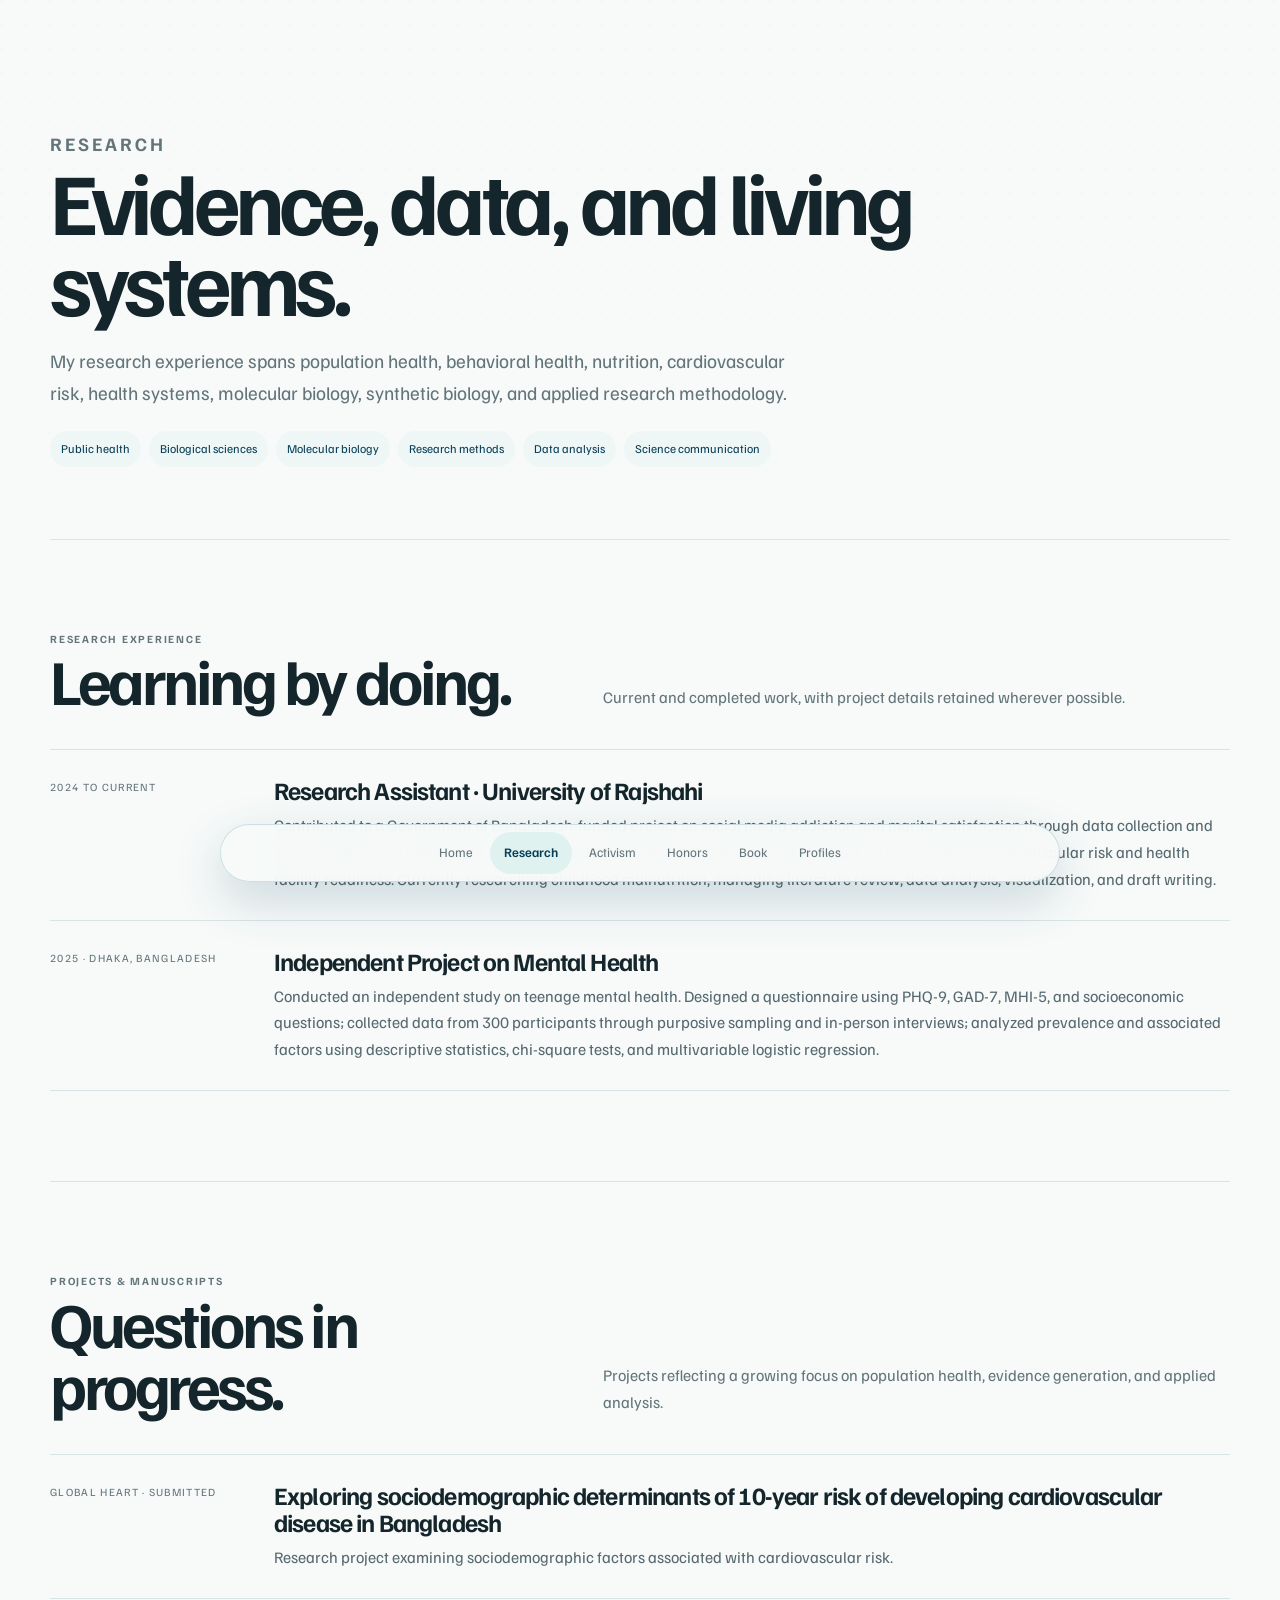
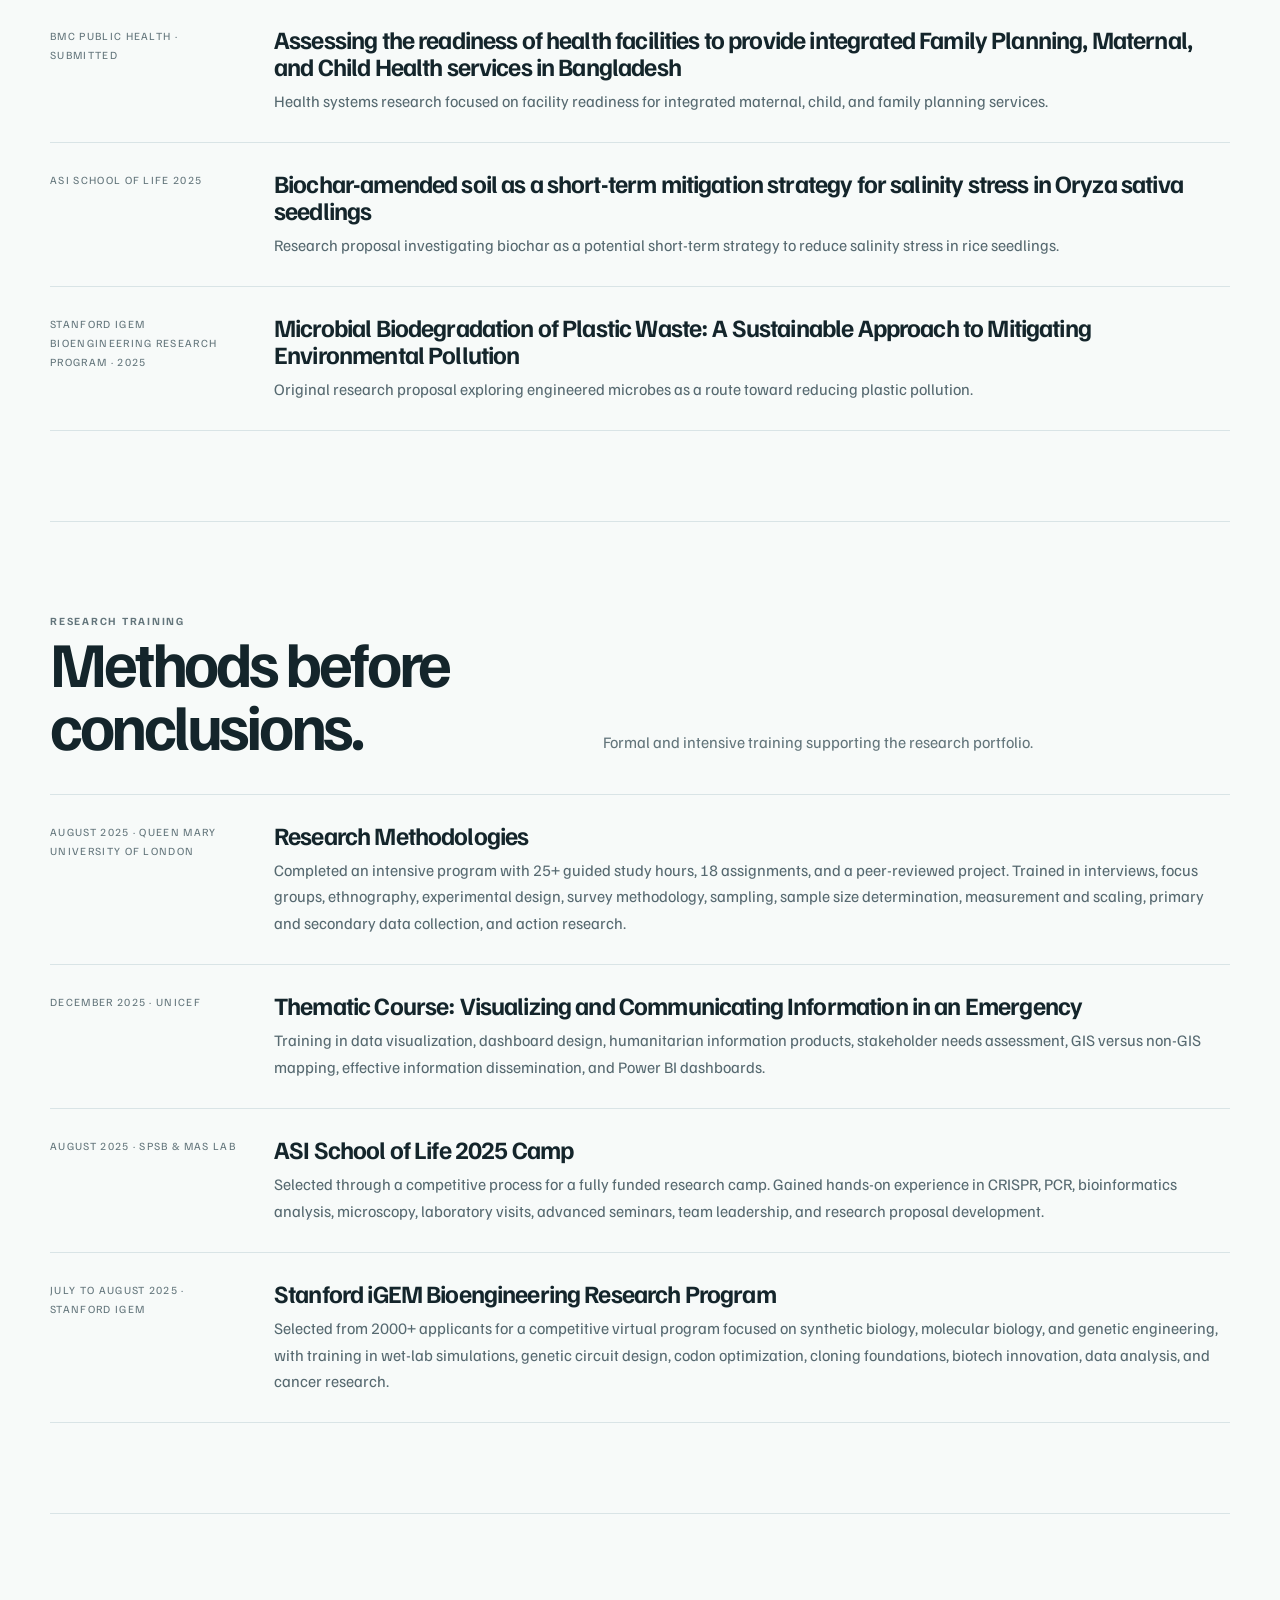
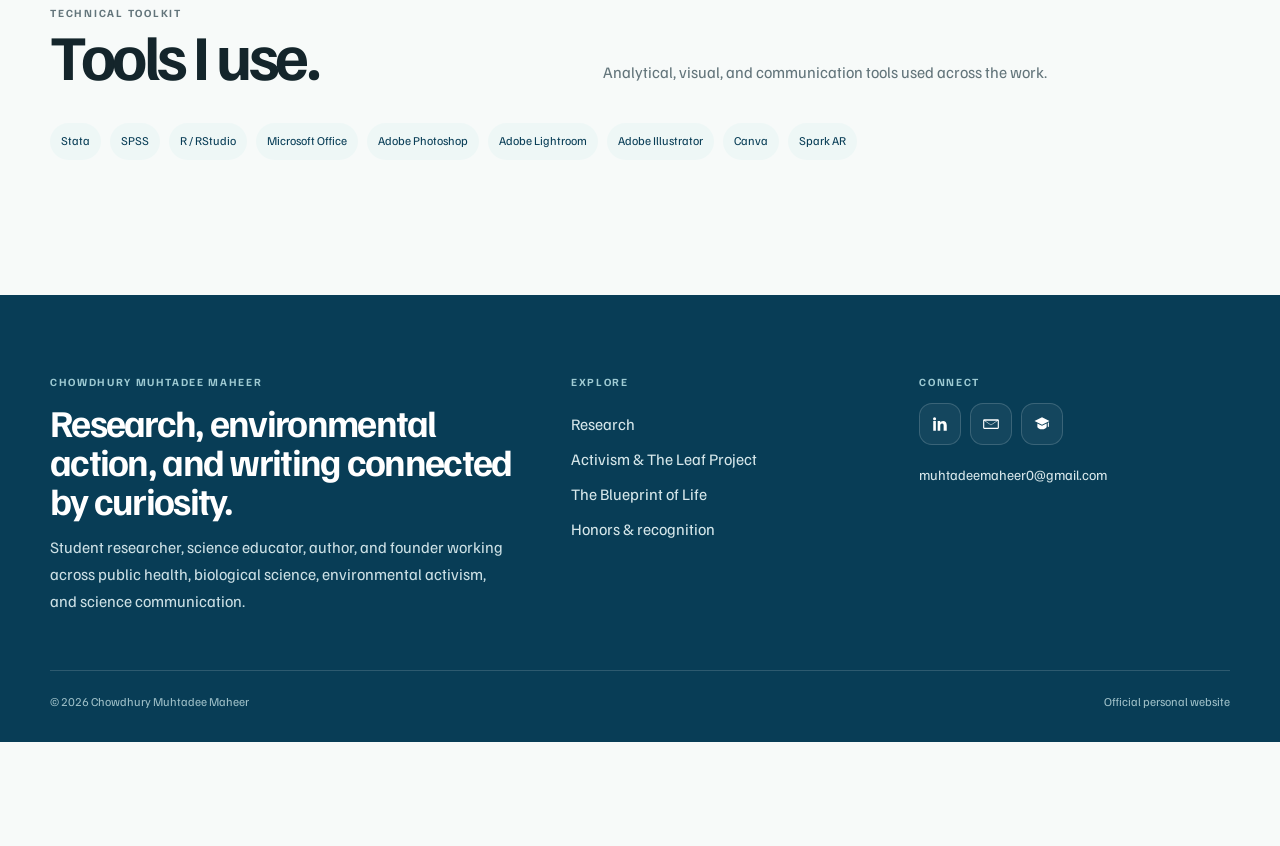
<file: research.html>
<!doctype html><html lang="en"><head><meta charset="utf-8"><meta name="viewport" content="width=device-width, initial-scale=1"><title>Research | Chowdhury Muhtadee Maheer</title><meta name="description" content="Research experience, projects, manuscripts, methods training and scientific interests of Chowdhury Muhtadee Maheer."><meta name="author" content="Chowdhury Muhtadee Maheer"><meta name="robots" content="index, follow, max-image-preview:large"><link rel="canonical" href="https://chowdhurymuhtadeemaheer.github.io/research.html"><link rel="icon" type="image/png" href="assets/favicon.png"><link rel="apple-touch-icon" href="assets/favicon.png"><link rel="preconnect" href="https://fonts.googleapis.com"><link rel="preconnect" href="https://fonts.gstatic.com" crossorigin><link href="https://fonts.googleapis.com/css2?family=Familjen+Grotesk:wght@400;500;600;700&display=swap" rel="stylesheet"><meta name="theme-color" content="#0c3551"><meta property="og:type" content="website"><meta property="og:site_name" content="Chowdhury Muhtadee Maheer"><meta property="og:title" content="Research | Chowdhury Muhtadee Maheer"><meta property="og:description" content="Research experience, projects, manuscripts, methods training and scientific interests of Chowdhury Muhtadee Maheer."><meta property="og:url" content="https://chowdhurymuhtadeemaheer.github.io/research.html"><meta property="og:image" content="https://chowdhurymuhtadeemaheer.github.io/assets/portrait.webp"><meta property="og:image:alt" content="Portrait of Chowdhury Muhtadee Maheer"><meta name="twitter:card" content="summary_large_image"><meta name="twitter:title" content="Research | Chowdhury Muhtadee Maheer"><meta name="twitter:description" content="Research experience, projects, manuscripts, methods training and scientific interests of Chowdhury Muhtadee Maheer."><meta name="twitter:image" content="https://chowdhurymuhtadeemaheer.github.io/assets/portrait.webp"><link rel="stylesheet" href="styles.css"><script type="application/ld+json">{
  "@context": "https://schema.org",
  "@graph": [
    {
      "@type": "WebSite",
      "@id": "https://chowdhurymuhtadeemaheer.github.io/#website",
      "url": "https://chowdhurymuhtadeemaheer.github.io/",
      "name": "Chowdhury Muhtadee Maheer",
      "description": "Official website of Chowdhury Muhtadee Maheer.",
      "publisher": {
        "@id": "https://chowdhurymuhtadeemaheer.github.io/#person"
      }
    },
    {
      "@type": "Person",
      "@id": "https://chowdhurymuhtadeemaheer.github.io/#person",
      "name": "Chowdhury Muhtadee Maheer",
      "url": "https://chowdhurymuhtadeemaheer.github.io/profiles.html",
      "image": [
        "https://chowdhurymuhtadeemaheer.github.io/assets/portrait.webp"
      ],
      "description": "Student researcher, science educator, author and youth initiative founder from Bangladesh, working across life science, public health, research methodology, science communication and environmental action.",
      "jobTitle": [
        "Student Researcher",
        "Science Educator",
        "Author"
      ],
      "email": "mailto:muhtadeemaheer0@gmail.com",
      "identifier": [
        {
          "@type": "PropertyValue",
          "propertyID": "ORCID",
          "value": "0009-0004-6158-2611"
        },
        {
          "@type": "PropertyValue",
          "propertyID": "Web of Science",
          "value": "PCT-4492-2025"
        }
      ],
      "knowsAbout": [
        "Biological sciences",
        "Public health",
        "Molecular biology",
        "Genetic engineering",
        "Synthetic biology",
        "Research methodology",
        "Biostatistics",
        "Health data analysis",
        "Neuroscience",
        "Environmental sustainability",
        "Science communication"
      ],
      "sameAs": [
        "https://www.linkedin.com/in/chowdhury-muhtadee-maheer/",
        "https://scholar.google.com/citations?user=SrY3TlcAAAAJ&hl=en",
        "https://orcid.org/0009-0004-6158-2611",
        "https://www.webofscience.com/wos/author/record/PCT-4492-2025",
        "https://www.wikidata.org/wiki/Q136108937",
        "https://x.com/MuhtadeeMaheer",
        "https://www.threads.com/@muhtadee_maheer",
        "https://www.instagram.com/muhtadee_maheer/",
        "https://www.facebook.com/muhtadee.maheer",
        "https://medium.com/@muhtadeemaheer0",
        "https://independent.academia.edu/ChowdhuryMuhtadeeMaheer",
        "https://www.behance.net/muhtadeemaheer",
        "https://bsky.app/profile/muhtadeemaheer.bsky.social",
        "https://www.amazon.com/author/chowdhurymuhtadeemaheer"
      ],
      "alumniOf": [
        {
          "@type": "EducationalOrganization",
          "name": "Navy Anchorage School and College, Dhaka"
        },
        {
          "@type": "EducationalOrganization",
          "name": "Milestone School and College"
        }
      ],
      "affiliation": {
        "@type": "Organization",
        "name": "University of Rajshahi"
      }
    },
    {
      "@type": "CollectionPage",
      "@id": "https://chowdhurymuhtadeemaheer.github.io/research.html#page",
      "url": "https://chowdhurymuhtadeemaheer.github.io/research.html",
      "name": "Research | Chowdhury Muhtadee Maheer",
      "description": "Research experience, projects, manuscripts, methods training and scientific interests of Chowdhury Muhtadee Maheer.",
      "isPartOf": {
        "@id": "https://chowdhurymuhtadeemaheer.github.io/#website"
      },
      "about": {
        "@id": "https://chowdhurymuhtadeemaheer.github.io/#person"
      }
    },
    {
      "@type": "ItemList",
      "@id": "https://chowdhurymuhtadeemaheer.github.io/research.html#research-list",
      "name": "Research experience and projects",
      "itemListElement": [
        {
          "@type": "ListItem",
          "position": 1,
          "name": "Childhood malnutrition research"
        },
        {
          "@type": "ListItem",
          "position": 2,
          "name": "Social media addiction and marital satisfaction"
        },
        {
          "@type": "ListItem",
          "position": 3,
          "name": "Cardiovascular risk in Bangladesh"
        },
        {
          "@type": "ListItem",
          "position": 4,
          "name": "Health facility readiness"
        },
        {
          "@type": "ListItem",
          "position": 5,
          "name": "Adolescent mental health in Dhaka"
        },
        {
          "@type": "ListItem",
          "position": 6,
          "name": "Rice biochar under salinity stress"
        },
        {
          "@type": "ListItem",
          "position": 7,
          "name": "Microbial biodegradation of plastic waste"
        }
      ]
    }
  ]
}</script></head><body><a class="skip-link" href="#main">Skip to content</a><header class="site-header"><div class="nav-wrap"><nav class="site-nav" aria-label="Primary navigation"><a href="index.html">Home</a><a href="research.html" class="active" aria-current="page">Research</a><a href="initiatives.html">Activism</a><a href="honors.html">Honors</a><a href="book.html">Book</a><a href="profiles.html">Profiles</a></nav></div></header><main id="main"><div class="shell"><section class="page-hero"><p class="kicker">Research</p><h1>Evidence, data, and living systems.</h1><p>My research experience spans population health, behavioral health, nutrition, cardiovascular risk, health systems, molecular biology, synthetic biology, and applied research methodology.</p><div class="tags"><span class="tag">Public health</span><span class="tag">Biological sciences</span><span class="tag">Molecular biology</span><span class="tag">Research methods</span><span class="tag">Data analysis</span><span class="tag">Science communication</span></div></section><section class="section"><div class="section-head"><div><p class="eyebrow">Research experience</p><h2>Learning by doing.</h2></div><p>Current and completed work, with project details retained wherever possible.</p></div><div class="entry-list"><article class="entry"><div class="entry-meta">2024 to current</div><div><h3>Research Assistant · University of Rajshahi</h3><p>Contributed to a Government of Bangladesh-funded project on social media addiction and marital satisfaction through data collection and entry in behavioral and mental health research. Co-authored 2 manuscripts submitted to Q1 journals on cardiovascular risk and health facility readiness. Currently researching childhood malnutrition, managing literature review, data analysis, visualization, and draft writing.</p></div></article><article class="entry"><div class="entry-meta">2025 · Dhaka, Bangladesh</div><div><h3>Independent Project on Mental Health</h3><p>Conducted an independent study on teenage mental health. Designed a questionnaire using PHQ-9, GAD-7, MHI-5, and socioeconomic questions; collected data from 300 participants through purposive sampling and in-person interviews; analyzed prevalence and associated factors using descriptive statistics, chi-square tests, and multivariable logistic regression.</p></div></article></div></section><section class="section"><div class="section-head"><div><p class="eyebrow">Projects &amp; manuscripts</p><h2>Questions in progress.</h2></div><p>Projects reflecting a growing focus on population health, evidence generation, and applied analysis.</p></div><div class="entry-list"><article class="entry"><div class="entry-meta">Global Heart · Submitted</div><div><h3>Exploring sociodemographic determinants of 10-year risk of developing cardiovascular disease in Bangladesh</h3><p>Research project examining sociodemographic factors associated with cardiovascular risk.</p></div></article><article class="entry"><div class="entry-meta">BMC Public Health · Submitted</div><div><h3>Assessing the readiness of health facilities to provide integrated Family Planning, Maternal, and Child Health services in Bangladesh</h3><p>Health systems research focused on facility readiness for integrated maternal, child, and family planning services.</p></div></article><article class="entry"><div class="entry-meta">ASI School of Life 2025</div><div><h3>Biochar-amended soil as a short-term mitigation strategy for salinity stress in Oryza sativa seedlings</h3><p>Research proposal investigating biochar as a potential short-term strategy to reduce salinity stress in rice seedlings.</p></div></article><article class="entry"><div class="entry-meta">Stanford iGEM Bioengineering Research Program · 2025</div><div><h3>Microbial Biodegradation of Plastic Waste: A Sustainable Approach to Mitigating Environmental Pollution</h3><p>Original research proposal exploring engineered microbes as a route toward reducing plastic pollution.</p></div></article></div></section><section class="section"><div class="section-head"><div><p class="eyebrow">Research training</p><h2>Methods before conclusions.</h2></div><p>Formal and intensive training supporting the research portfolio.</p></div><div class="entry-list"><article class="entry"><div class="entry-meta">August 2025 · Queen Mary University of London</div><div><h3>Research Methodologies</h3><p>Completed an intensive program with 25+ guided study hours, 18 assignments, and a peer-reviewed project. Trained in interviews, focus groups, ethnography, experimental design, survey methodology, sampling, sample size determination, measurement and scaling, primary and secondary data collection, and action research.</p></div></article><article class="entry"><div class="entry-meta">December 2025 · UNICEF</div><div><h3>Thematic Course: Visualizing and Communicating Information in an Emergency</h3><p>Training in data visualization, dashboard design, humanitarian information products, stakeholder needs assessment, GIS versus non-GIS mapping, effective information dissemination, and Power BI dashboards.</p></div></article><article class="entry"><div class="entry-meta">August 2025 · SPSB & MAS Lab</div><div><h3>ASI School of Life 2025 Camp</h3><p>Selected through a competitive process for a fully funded research camp. Gained hands-on experience in CRISPR, PCR, bioinformatics analysis, microscopy, laboratory visits, advanced seminars, team leadership, and research proposal development.</p></div></article><article class="entry"><div class="entry-meta">July to August 2025 · Stanford iGEM</div><div><h3>Stanford iGEM Bioengineering Research Program</h3><p>Selected from 2000+ applicants for a competitive virtual program focused on synthetic biology, molecular biology, and genetic engineering, with training in wet-lab simulations, genetic circuit design, codon optimization, cloning foundations, biotech innovation, data analysis, and cancer research.</p></div></article></div></section><section class="section"><div class="section-head"><div><p class="eyebrow">Technical toolkit</p><h2>Tools I use.</h2></div><p>Analytical, visual, and communication tools used across the work.</p></div><div class="skill-cloud"><span class="skill">Stata</span><span class="skill">SPSS</span><span class="skill">R / RStudio</span><span class="skill">Microsoft Office</span><span class="skill">Adobe Photoshop</span><span class="skill">Adobe Lightroom</span><span class="skill">Adobe Illustrator</span><span class="skill">Canva</span><span class="skill">Spark AR</span></div></section></div></main><footer class="site-footer"><div class="shell footer-grid"><div class="footer-intro"><p class="footer-kicker">Chowdhury Muhtadee Maheer</p><h2>Research, environmental action, and writing connected by curiosity.</h2><p>Student researcher, science educator, author, and founder working across public health, biological science, environmental activism, and science communication.</p></div><div><p class="footer-label">Explore</p><a href="research.html">Research</a><a href="initiatives.html">Activism &amp; The Leaf Project</a><a href="book.html">The Blueprint of Life</a><a href="honors.html">Honors &amp; recognition</a></div><div><p class="footer-label">Connect</p><div class="social-row"><a class="icon-link" href="https://www.linkedin.com/in/chowdhury-muhtadee-maheer/" target="_blank" rel="me noopener" aria-label="LinkedIn" title="LinkedIn"><svg viewBox="0 0 24 24" aria-hidden="true"><path d="M6.5 8.1H3V21h3.5V8.1ZM4.75 3a2.05 2.05 0 1 0 0 4.1A2.05 2.05 0 0 0 4.75 3ZM21 13.6c0-3.88-2.07-5.7-4.84-5.7-2.23 0-3.23 1.23-3.79 2.09V8.1H8.87V21h3.5v-6.39c0-1.68.32-3.31 2.4-3.31 2.05 0 2.08 1.93 2.08 3.42V21H21v-7.4Z"/></svg></a><a class="icon-link" href="mailto:muhtadeemaheer0@gmail.com" aria-label="Email" title="Email"><svg viewBox="0 0 24 24" aria-hidden="true"><path d="M3 5.5h18A1.5 1.5 0 0 1 22.5 7v10A1.5 1.5 0 0 1 21 18.5H3A1.5 1.5 0 0 1 1.5 17V7A1.5 1.5 0 0 1 3 5.5Zm0 2.1V17h18V7.6l-9 6.2-9-6.2Zm1.2-.1 7.8 5.35 7.8-5.35H4.2Z"/></svg></a><a class="icon-link" href="https://scholar.google.com/citations?user=SrY3TlcAAAAJ&hl=en" target="_blank" rel="me noopener" aria-label="Google Scholar" title="Google Scholar"><svg viewBox="0 0 24 24" aria-hidden="true"><path d="m12 3 10 5-10 5L2 8l10-5Zm-6.2 8.3v4.2c0 1.8 3.1 3.5 6.2 3.5s6.2-1.7 6.2-3.5v-4.2L12 14.4l-6.2-3.1Zm13.9-.8v4.7l1.5.8V9.75l-1.5.75Z"/></svg></a></div><a class="footer-email" href="mailto:muhtadeemaheer0@gmail.com">muhtadeemaheer0@gmail.com</a></div></div><div class="shell footer-bottom"><span>&copy; 2026 Chowdhury Muhtadee Maheer</span><span>Official personal website</span></div></footer><script src="script.js"></script></body></html>
</file>
<file: styles.css>
@import url('https://fonts.googleapis.com/css2?family=Familjen+Grotesk:wght@400;500;600;700&display=swap');
:root{
  --paper:#f7faf9;--white:#ffffff;--ink:#14252b;--muted:#63757b;--line:#d9e4e6;
  --blue:#126782;--blue-deep:#083d56;--teal:#1f8592;--aqua:#dff2f0;--mist:#eef7f6;
  --sand:#f0ece4;--max:1180px;--radius:28px;--pill:999px;
  --shadow:0 20px 55px rgba(8,61,86,.10);--font:'Familjen Grotesk',sans-serif;
}
*{box-sizing:border-box}
html{scroll-behavior:smooth;background:var(--paper)}
body{margin:0;background:var(--paper);color:var(--ink);font-family:var(--font);font-size:16px;line-height:1.68;-webkit-font-smoothing:antialiased;padding-bottom:104px}
body:before{content:"";position:fixed;inset:0;pointer-events:none;opacity:.22;background-image:radial-gradient(circle at 1px 1px,rgba(8,61,86,.10) 1px,transparent 1px);background-size:24px 24px;mask-image:linear-gradient(to bottom,#000,transparent 75%);z-index:0}
a{color:inherit}img{display:block;max-width:100%}button{font:inherit}::selection{background:var(--blue-deep);color:#fff}
.shell{width:min(var(--max),calc(100% - 48px));margin-inline:auto;position:relative;z-index:1}
.skip-link{position:fixed;left:18px;top:-80px;z-index:400;background:var(--blue-deep);color:#fff;padding:10px 14px;border-radius:10px;text-decoration:none}.skip-link:focus{top:18px}
.site-header{position:fixed;z-index:300;left:50%;bottom:18px;transform:translateX(-50%);width:min(96vw,840px);background:rgba(247,250,249,.93);border:1px solid rgba(18,103,130,.18);box-shadow:0 18px 50px rgba(8,61,86,.18);backdrop-filter:blur(18px);-webkit-backdrop-filter:blur(18px);border-radius:var(--pill)}
.nav-wrap{padding:7px}.site-nav{display:flex;justify-content:center;align-items:center;gap:3px;overflow-x:auto;scrollbar-width:none}.site-nav::-webkit-scrollbar{display:none}.site-nav a{font-size:13px;color:var(--muted);text-decoration:none;padding:10px 14px;border-radius:var(--pill);white-space:nowrap;transition:color .25s ease,background .25s ease,transform .25s ease}.site-nav a:hover{color:var(--blue-deep);background:var(--mist);transform:translateY(-1px)}.site-nav a.active{color:var(--blue-deep);background:var(--aqua);font-weight:600}
main{position:relative;z-index:1}.hero{padding:104px 0 92px;min-height:88vh;display:grid;grid-template-columns:minmax(0,1.05fr) minmax(360px,.95fr);gap:72px;align-items:center}.kicker,.eyebrow{font-size:11px;letter-spacing:.16em;text-transform:uppercase;color:var(--blue);font-weight:700;margin:0 0 14px}.hero h1{font-size:clamp(58px,8vw,104px);line-height:.90;letter-spacing:-.064em;margin:0;max-width:850px}.hero h1 .accent{color:var(--blue)}.hero .lead{font-size:19px;max-width:690px;color:#4f646b;margin:28px 0 30px}.actions{display:flex;flex-wrap:wrap;gap:10px}.button{display:inline-flex;align-items:center;gap:8px;padding:12px 17px;border:1px solid var(--line);border-radius:var(--pill);text-decoration:none;font-size:14px;font-weight:600;background:var(--white);transition:transform .25s ease,border-color .25s ease,box-shadow .25s ease}.button:hover{transform:translateY(-2px);border-color:#a8c7cf;box-shadow:0 12px 30px rgba(8,61,86,.08)}.button.primary{background:var(--blue-deep);border-color:var(--blue-deep);color:#fff}
.hero-media{position:relative;min-height:570px}.portrait-frame{position:absolute;inset:0 68px 0 0;background:#dfece9;border:1px solid #cfdde0;overflow:hidden;border-radius:34px;box-shadow:var(--shadow)}.portrait-frame img{width:100%;height:100%;object-fit:cover;object-position:center top}.hero-note{position:absolute;right:0;bottom:36px;width:190px;background:var(--blue-deep);color:#fff;border-radius:22px;padding:19px 20px;box-shadow:var(--shadow)}.hero-note b{display:block;font-size:27px;line-height:1.05;margin-bottom:6px}.hero-note span{font-size:12px;color:#c9e3ea}.hero-index{position:absolute;left:20px;top:20px;width:66px;height:66px;border-radius:50%;background:var(--white);border:1px solid var(--line);display:grid;place-items:center;color:var(--blue-deep);font-size:12px;font-weight:700}
.section{padding:90px 0;border-top:1px solid var(--line)}.section:first-of-type{border-top:0}.section-head{display:grid;grid-template-columns:.9fr 1.1fr;gap:40px;align-items:end;margin-bottom:38px}.section-head h2{font-size:clamp(38px,5vw,64px);line-height:.98;letter-spacing:-.054em;margin:0}.section-head p{margin:0;color:var(--muted);max-width:620px}
.feature-grid{display:grid;grid-template-columns:1.05fr .95fr;gap:18px}.feature{min-height:430px;border:1px solid var(--line);background:var(--white);padding:34px;border-radius:28px;position:relative;overflow:hidden;transition:transform .35s ease,box-shadow .35s ease,border-color .35s ease}.feature:hover{transform:translateY(-5px);box-shadow:var(--shadow);border-color:#b8d2d8}.feature.large{background:var(--blue-deep);color:#fff;border-color:var(--blue-deep)}.feature.large .eyebrow{color:#9ed9df}.feature.large p{color:#d4e7eb}.feature h3{font-size:35px;line-height:1.02;letter-spacing:-.04em;margin:14px 0 13px}.feature p{max-width:610px;color:var(--muted);margin:0}.feature .feature-mark{position:absolute;right:27px;top:25px;font-size:12px;letter-spacing:.12em;color:#7e989f}.feature.large .feature-mark{color:#8ec9d1}.feature .feature-foot{position:absolute;left:34px;right:34px;bottom:30px;display:flex;justify-content:space-between;gap:20px;align-items:end}.feature .feature-stat{font-size:42px;line-height:.95;font-weight:600;letter-spacing:-.05em}.feature .feature-label{font-size:12px;color:var(--muted);margin-top:8px}.feature.large .feature-label{color:#c0dbe1}.feature .feature-link{color:var(--blue);text-decoration:none;font-weight:600;font-size:14px}.feature.large .feature-link{color:#fff}
.stats{display:grid;grid-template-columns:repeat(4,1fr);border-top:1px solid var(--line);border-bottom:1px solid var(--line)}.stat{padding:25px 22px;border-right:1px solid var(--line)}.stat:last-child{border-right:0}.stat b{display:block;font-size:37px;line-height:.95;letter-spacing:-.05em;color:var(--blue-deep)}.stat span{display:block;margin-top:9px;color:var(--muted);font-size:13px}
.editorial-list{display:grid}.editorial-item{display:grid;grid-template-columns:170px 1fr 160px;gap:30px;align-items:start;padding:25px 0;border-top:1px solid var(--line)}.editorial-item:last-child{border-bottom:1px solid var(--line)}.editorial-item .meta{font-size:11px;text-transform:uppercase;letter-spacing:.12em;color:var(--muted)}.editorial-item h3{font-size:25px;line-height:1.08;letter-spacing:-.032em;margin:0 0 8px}.editorial-item p{margin:0;color:#566970}.editorial-item .side-note{font-size:12px;color:var(--blue);text-align:right;font-weight:600}
.book-feature{display:grid;grid-template-columns:270px 1fr;gap:58px;align-items:center;background:var(--sand);border:1px solid #ded7ca;border-radius:30px;padding:44px}.book-cover{width:100%;max-width:255px;aspect-ratio:840/1191;object-fit:cover;border-radius:5px;box-shadow:0 24px 45px rgba(55,48,33,.18)}.book-feature h3{font-size:clamp(40px,5.5vw,70px);line-height:.93;letter-spacing:-.06em;margin:0 0 18px}.book-feature p{color:#5c625f;max-width:650px}.book-meta{display:flex;gap:8px;flex-wrap:wrap;margin:20px 0}.book-chip{padding:8px 11px;border:1px solid #d1c8b8;border-radius:var(--pill);font-size:12px;color:#5b5b54}
.writing-grid{display:grid;grid-template-columns:1.2fr .8fr;gap:18px}.writing-main{background:var(--white);border:1px solid var(--line);border-radius:28px;padding:34px}.writing-main h3{font-size:36px;line-height:1;letter-spacing:-.045em;margin:0 0 14px}.writing-main p{color:var(--muted);max-width:730px}.writing-list{display:grid;gap:13px;margin-top:25px}.writing-line{padding:14px 0;border-top:1px solid var(--line)}.writing-line strong{display:block;font-size:17px}.writing-line span{font-size:12px;color:var(--muted)}.writing-side{background:var(--blue);color:#fff;border-radius:28px;padding:34px;display:flex;flex-direction:column;justify-content:space-between}.writing-side h3{font-size:30px;line-height:1;margin:0 0 10px}.writing-side p{color:#d7eaee}.writing-side a{color:#fff;font-weight:600;text-decoration:none}
.page-hero{padding:105px 0 72px;max-width:920px}.page-hero h1{font-size:clamp(52px,7vw,88px);line-height:.92;letter-spacing:-.06em;margin:0}.page-hero p{font-size:19px;color:var(--muted);max-width:760px;margin:23px 0 0}.tags{display:flex;flex-wrap:wrap;gap:8px;margin-top:22px}.tag,.skill{padding:8px 11px;border-radius:var(--pill);background:var(--mist);color:var(--blue-deep);font-size:12px}
.entry-list{display:grid}.entry{display:grid;grid-template-columns:190px 1fr;gap:34px;padding:27px 0;border-top:1px solid var(--line)}.entry:last-child{border-bottom:1px solid var(--line)}.entry-meta,.date{font-size:11px;text-transform:uppercase;letter-spacing:.12em;color:var(--muted);line-height:1.75}.entry h3{margin:0 0 8px;font-size:25px;line-height:1.08;letter-spacing:-.034em}.entry p{margin:0;color:#566970}.text-link{display:inline-flex;gap:5px;margin-top:12px;color:var(--blue);text-decoration:none;font-weight:600;font-size:14px}.text-link:hover{text-decoration:underline}.grid-2{display:grid;grid-template-columns:repeat(2,1fr);gap:16px}.grid-3{display:grid;grid-template-columns:repeat(3,1fr);gap:16px}.card{background:var(--white);border:1px solid var(--line);border-radius:24px;padding:27px;transition:transform .3s ease,box-shadow .3s ease,border-color .3s ease}.card:hover{transform:translateY(-4px);box-shadow:var(--shadow);border-color:#b7ced5}.card .small{font-size:11px;letter-spacing:.13em;text-transform:uppercase;color:var(--blue);font-weight:700}.card h3{font-size:23px;line-height:1.07;letter-spacing:-.034em;margin:12px 0 8px}.card p{color:var(--muted);margin:0}.cv-table{display:grid}.cv-row{display:grid;grid-template-columns:170px 1fr;gap:30px;padding:25px 0;border-top:1px solid var(--line)}.cv-row:last-child{border-bottom:1px solid var(--line)}.cv-row h3{margin:0 0 9px;font-size:23px;line-height:1.08}.cv-row ul{margin:0;padding-left:19px;color:#566970}.cv-row li+li{margin-top:5px}.notice{padding:19px 21px;border-left:4px solid var(--blue);background:var(--mist);color:#4b6168;margin-top:20px;border-radius:0 16px 16px 0}.skill-cloud{display:flex;gap:9px;flex-wrap:wrap}
.book-page{display:grid;grid-template-columns:330px 1fr;gap:72px;align-items:start}.book-cover-large{width:100%;max-width:330px;aspect-ratio:840/1191;object-fit:cover;border-radius:8px;box-shadow:0 28px 58px rgba(8,61,86,.18)}.book-copy h2{font-size:clamp(46px,6vw,78px);line-height:.92;letter-spacing:-.06em;margin:0 0 18px}.book-copy .dek{font-size:20px;color:var(--muted);max-width:700px}.topic-grid{display:grid;grid-template-columns:repeat(3,1fr);gap:18px;margin-top:32px}.topic{border-top:3px solid var(--teal);padding-top:16px}.topic h3{margin:0 0 5px}.topic p{margin:0;color:var(--muted);font-size:14px}
.profile-grid{display:grid;grid-template-columns:repeat(2,1fr);gap:12px}.profile-link{display:flex;justify-content:space-between;gap:18px;align-items:center;padding:18px 19px;background:var(--white);border:1px solid var(--line);border-radius:16px;text-decoration:none;transition:transform .25s ease,border-color .25s ease}.profile-link:hover{transform:translateY(-2px);border-color:#a8c9d0}.profile-link strong{font-size:16px}.profile-link span{color:var(--muted);font-size:12px}
.site-footer{position:relative;z-index:1;background:var(--blue-deep);color:#fff;margin-top:45px;padding:78px 0 30px}.footer-grid{display:grid;grid-template-columns:1.35fr .85fr .9fr;gap:55px}.footer-kicker,.footer-label{font-size:11px;text-transform:uppercase;letter-spacing:.15em;color:#9fcbd3;margin:0 0 12px;font-weight:700}.footer-intro h2{font-size:38px;line-height:1.02;letter-spacing:-.045em;margin:0 0 15px;max-width:610px}.footer-intro p:not(.footer-kicker){color:#cce0e5;max-width:560px;margin:0}.site-footer .footer-grid>div:nth-child(2){display:grid;align-content:start;gap:8px}.site-footer .footer-grid>div:nth-child(2) a{color:#d6e7ea;text-decoration:none}.site-footer .footer-grid>div:nth-child(2) a:hover{color:#fff}.social-row{display:flex;flex-wrap:wrap;gap:9px;margin:9px 0 16px}.icon-link{width:42px;height:42px;border-radius:13px;border:1px solid rgba(255,255,255,.16);display:grid;place-items:center;color:#fff;text-decoration:none;background:rgba(255,255,255,.05);transition:transform .25s ease,background .25s ease}.icon-link:hover{transform:translateY(-2px);background:rgba(255,255,255,.12)}.icon-link svg{width:18px;height:18px;fill:currentColor}.footer-email{color:#d7e7ea;text-decoration:none;font-size:14px;overflow-wrap:anywhere}.footer-bottom{display:flex;justify-content:space-between;gap:20px;border-top:1px solid rgba(255,255,255,.15);padding-top:21px;margin-top:55px;color:#9fc0c8;font-size:12px}
.reveal{opacity:0;transform:translateY(18px);transition:opacity .75s cubic-bezier(.2,.7,.2,1),transform .75s cubic-bezier(.2,.7,.2,1)}.reveal.is-visible{opacity:1;transform:none}.delay-1{transition-delay:.06s}.delay-2{transition-delay:.12s}.delay-3{transition-delay:.18s}
@media(max-width:980px){.hero{grid-template-columns:1fr;gap:46px;min-height:auto;padding-top:86px}.hero-media{min-height:520px}.feature-grid,.writing-grid{grid-template-columns:1fr}.stats{grid-template-columns:1fr 1fr}.stat:nth-child(2){border-right:0}.stat:nth-child(-n+2){border-bottom:1px solid var(--line)}.editorial-item{grid-template-columns:135px 1fr}.editorial-item .side-note{text-align:left}.footer-grid{grid-template-columns:1fr 1fr;gap:38px}.footer-intro{grid-column:1/-1}.footer-grid>div:nth-child(3){grid-column:auto}.book-page{grid-template-columns:260px 1fr;gap:44px}}
@media(max-width:720px){body{padding-bottom:92px}.shell{width:min(var(--max),calc(100% - 30px))}.site-header{bottom:10px;width:calc(100% - 18px)}.nav-wrap{padding:5px}.site-nav{justify-content:flex-start}.site-nav a{padding:9px 11px;font-size:12px}.hero{padding:70px 0 58px}.hero h1{font-size:clamp(49px,15vw,72px)}.hero .lead{font-size:17px;margin-top:22px}.hero-media{min-height:410px}.portrait-frame{inset:0 38px 0 0;border-radius:27px}.hero-note{width:155px;right:0;bottom:18px;padding:16px;border-radius:18px}.hero-note b{font-size:22px}.hero-index{left:14px;top:14px;width:54px;height:54px;font-size:10px}.section{padding:65px 0}.section-head{grid-template-columns:1fr;gap:17px;margin-bottom:30px}.section-head h2{font-size:clamp(38px,11vw,54px)}.feature{min-height:360px;padding:27px;border-radius:22px}.feature h3{font-size:29px}.feature .feature-foot{left:27px;right:27px;bottom:23px}.stats{grid-template-columns:1fr}.stat{border-right:0!important;border-bottom:1px solid var(--line)!important}.stat:last-child{border-bottom:0!important}.editorial-item,.entry,.cv-row{grid-template-columns:1fr;gap:8px}.editorial-item .side-note{text-align:left}.grid-2,.grid-3,.profile-grid,.topic-grid{grid-template-columns:1fr}.book-feature{grid-template-columns:1fr;gap:28px;padding:28px;border-radius:23px}.book-cover{max-width:230px}.book-feature h3{font-size:45px}.page-hero{padding:72px 0 50px}.page-hero h1{font-size:clamp(47px,13vw,64px)}.page-hero p{font-size:17px}.book-page{grid-template-columns:1fr;gap:30px}.book-cover-large{max-width:240px}.footer-grid{grid-template-columns:1fr;gap:34px}.footer-bottom{flex-direction:column;gap:8px}.footer-intro h2{font-size:33px}}
@media(prefers-reduced-motion:reduce){html{scroll-behavior:auto}.reveal{opacity:1;transform:none;transition:none}.button,.card,.feature,.profile-link,.icon-link{transition:none}}
</file>
